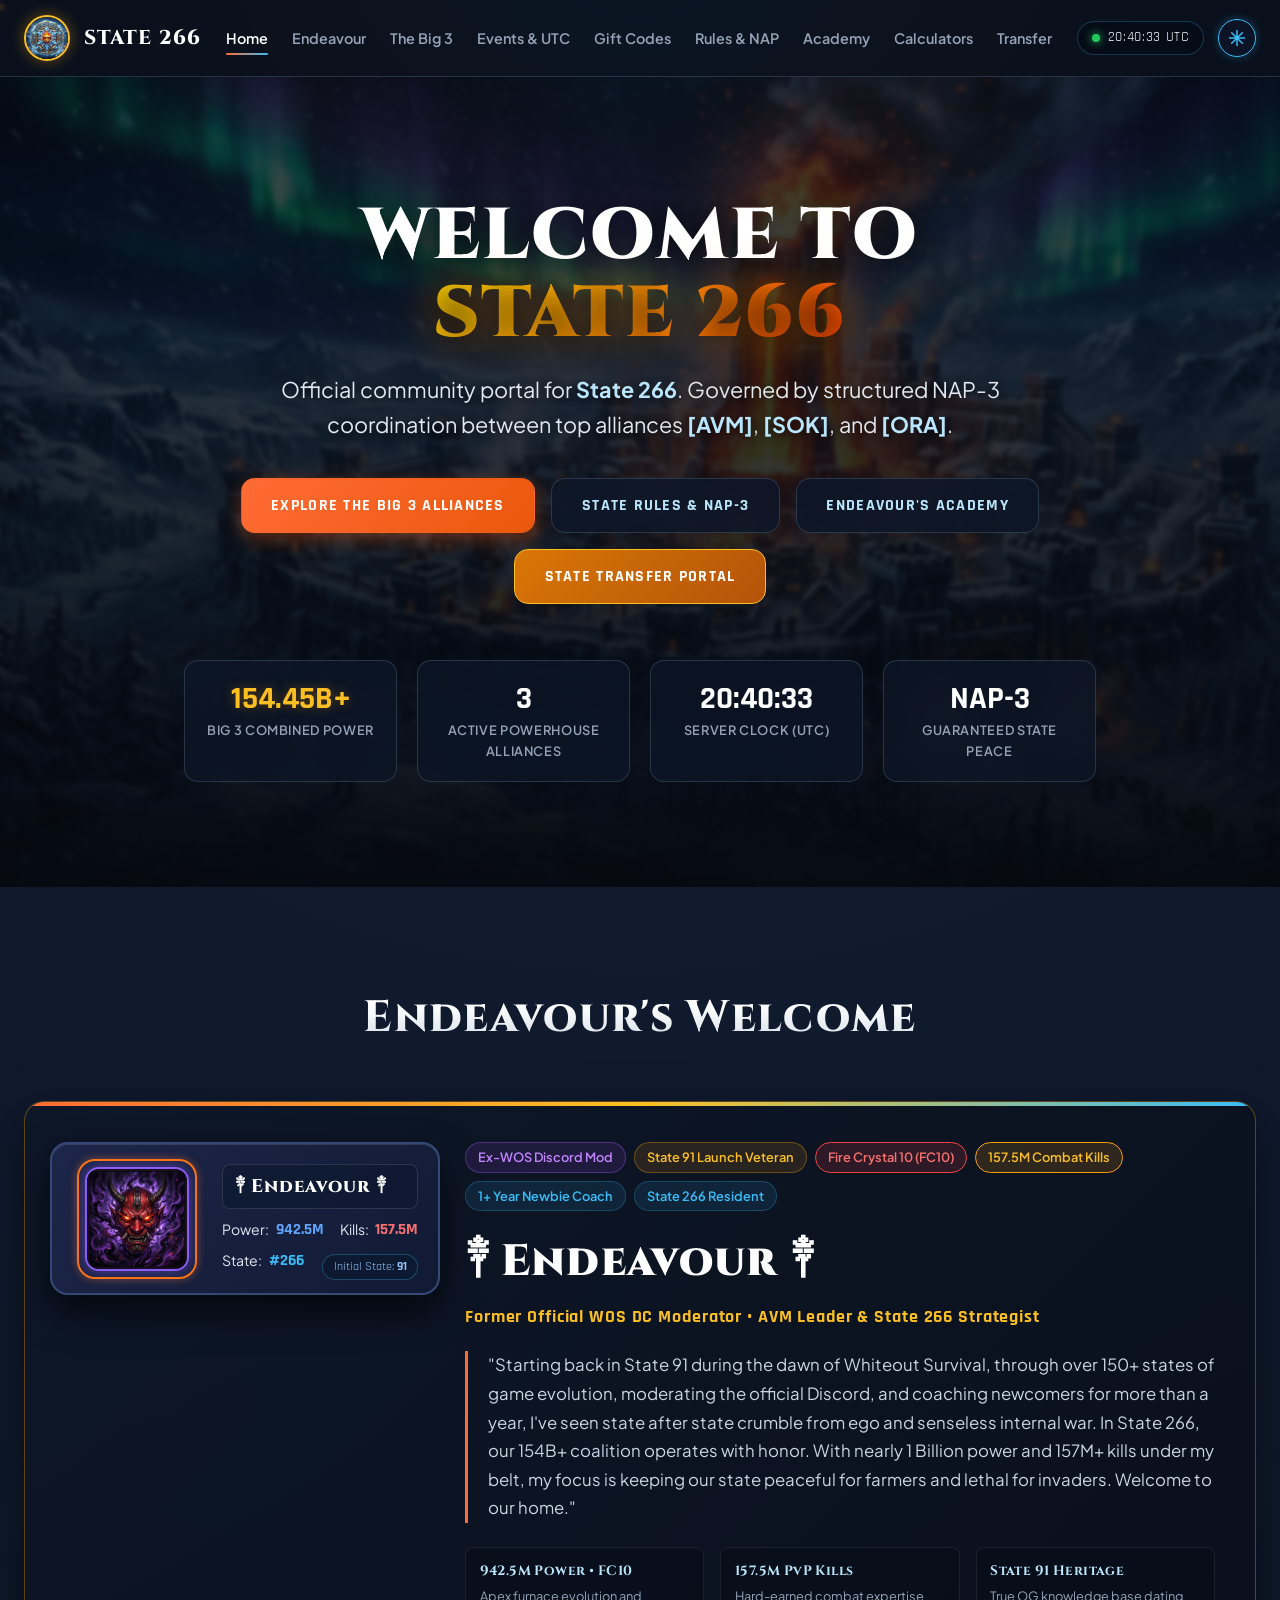
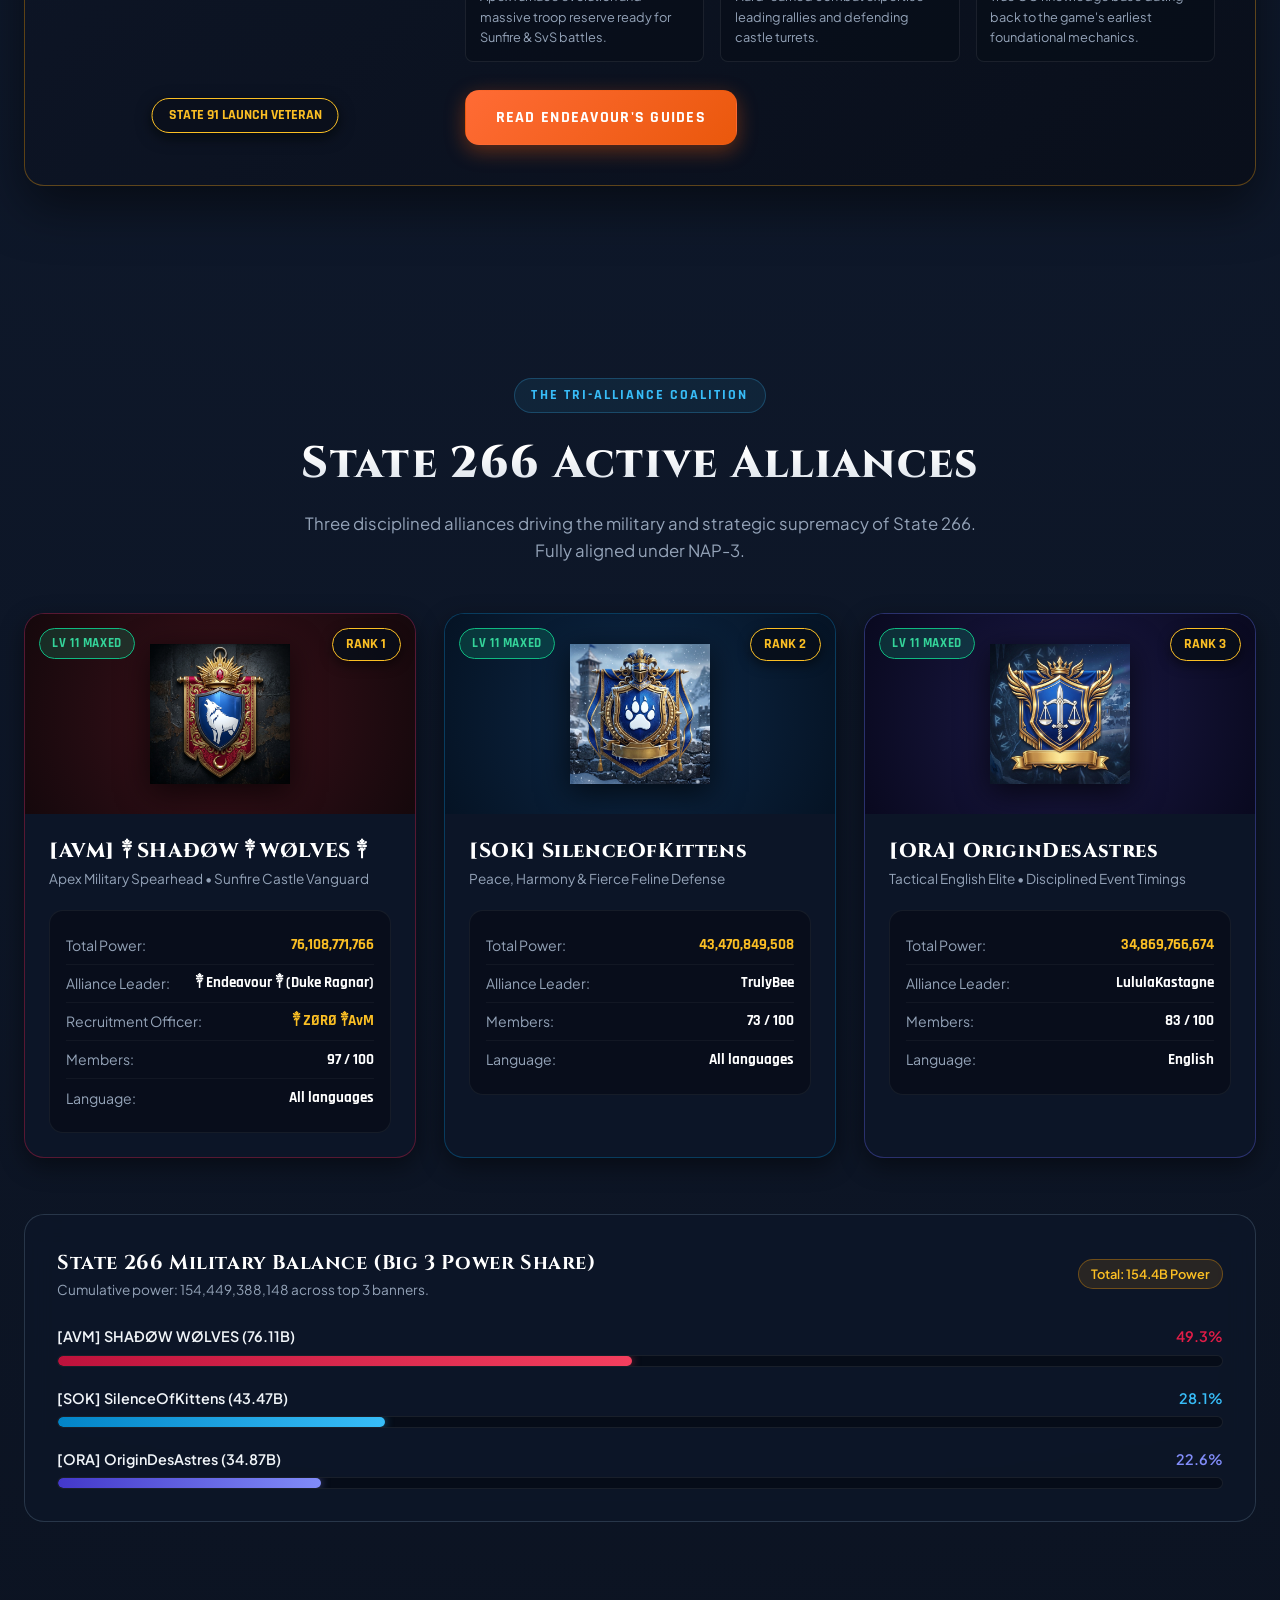
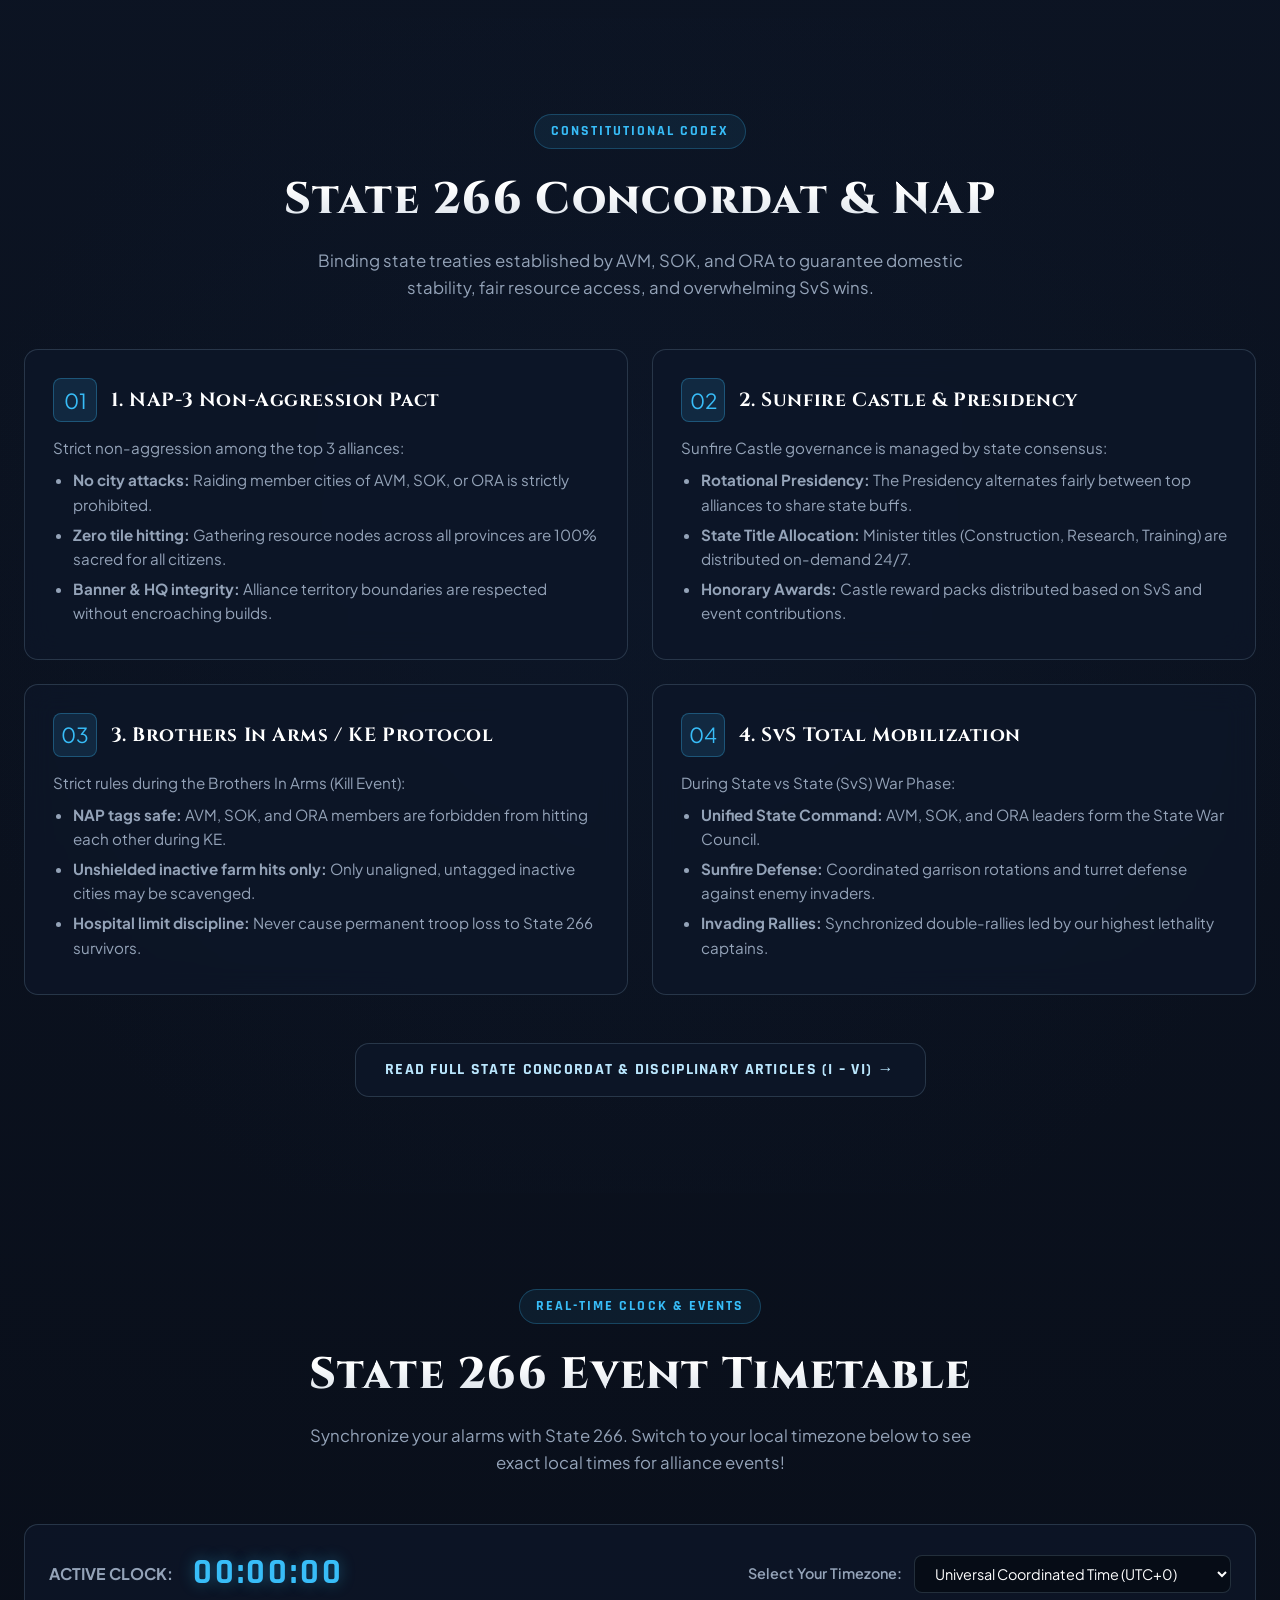
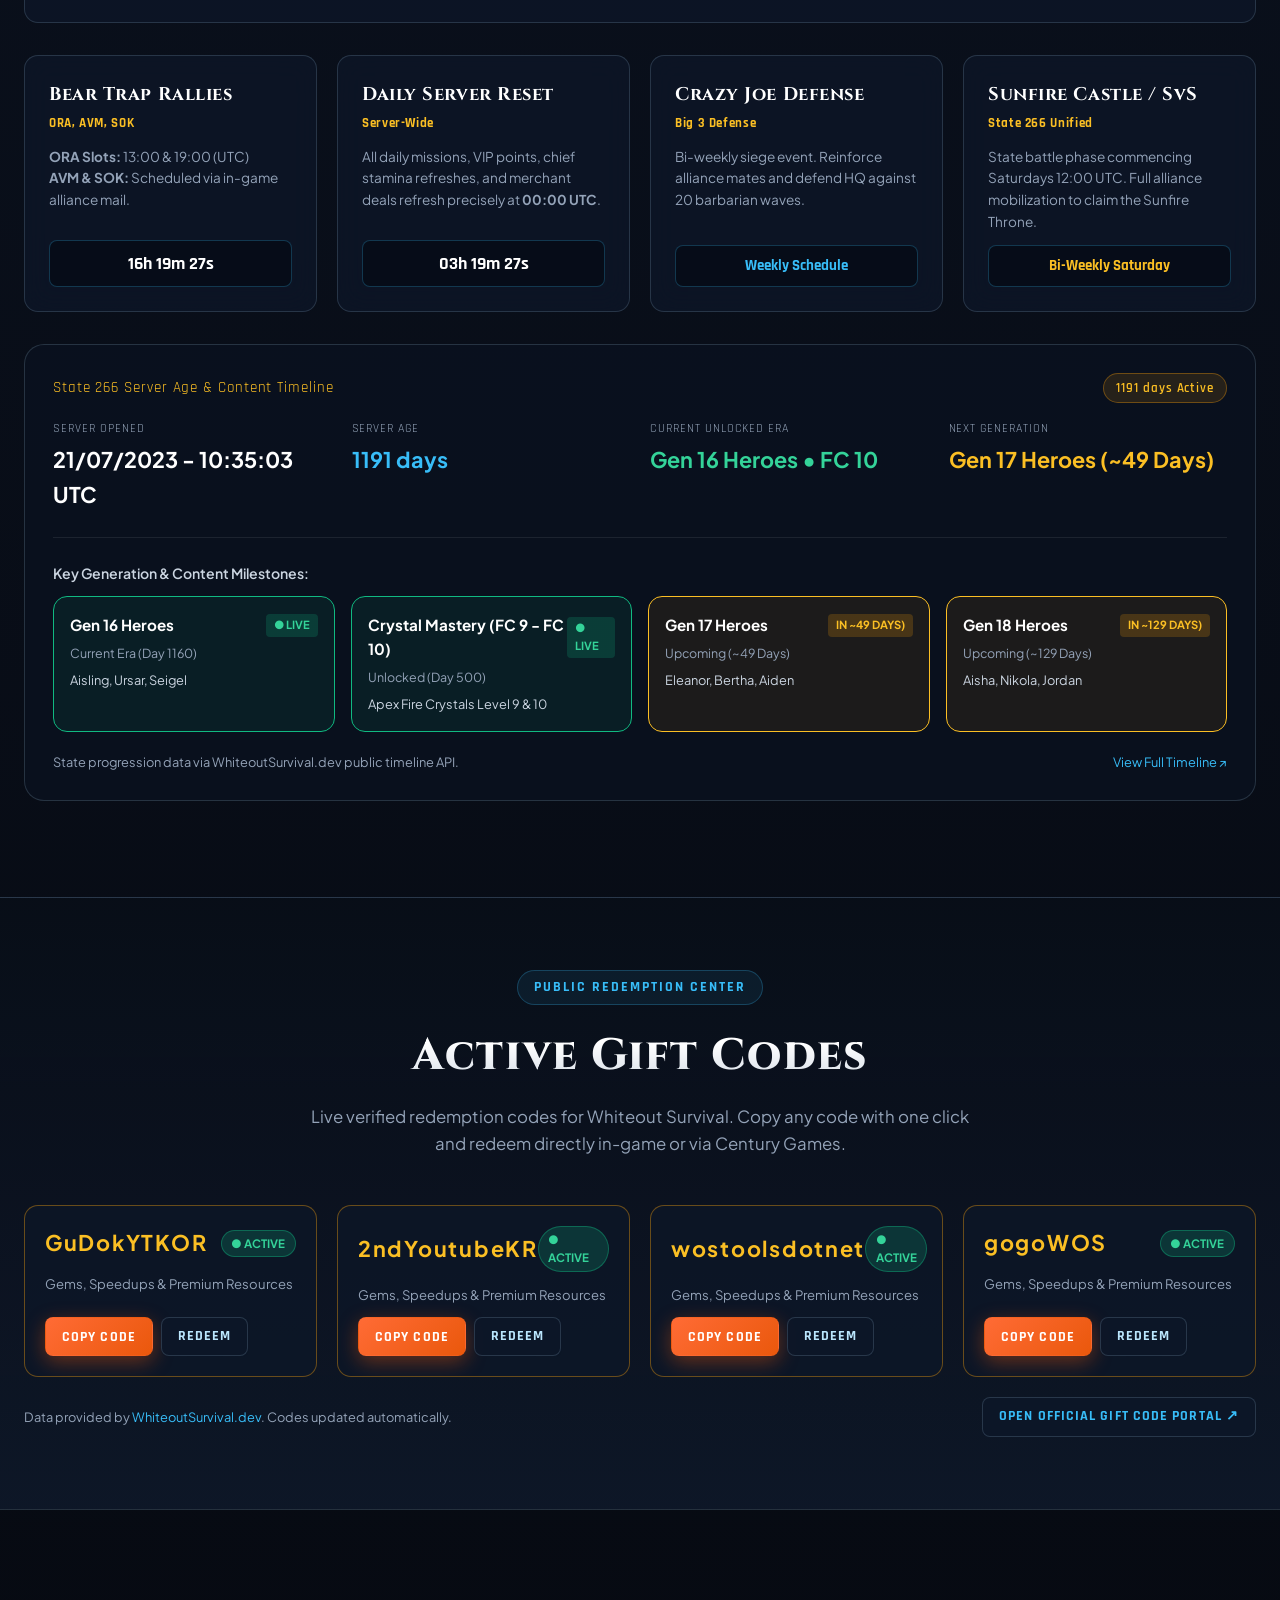
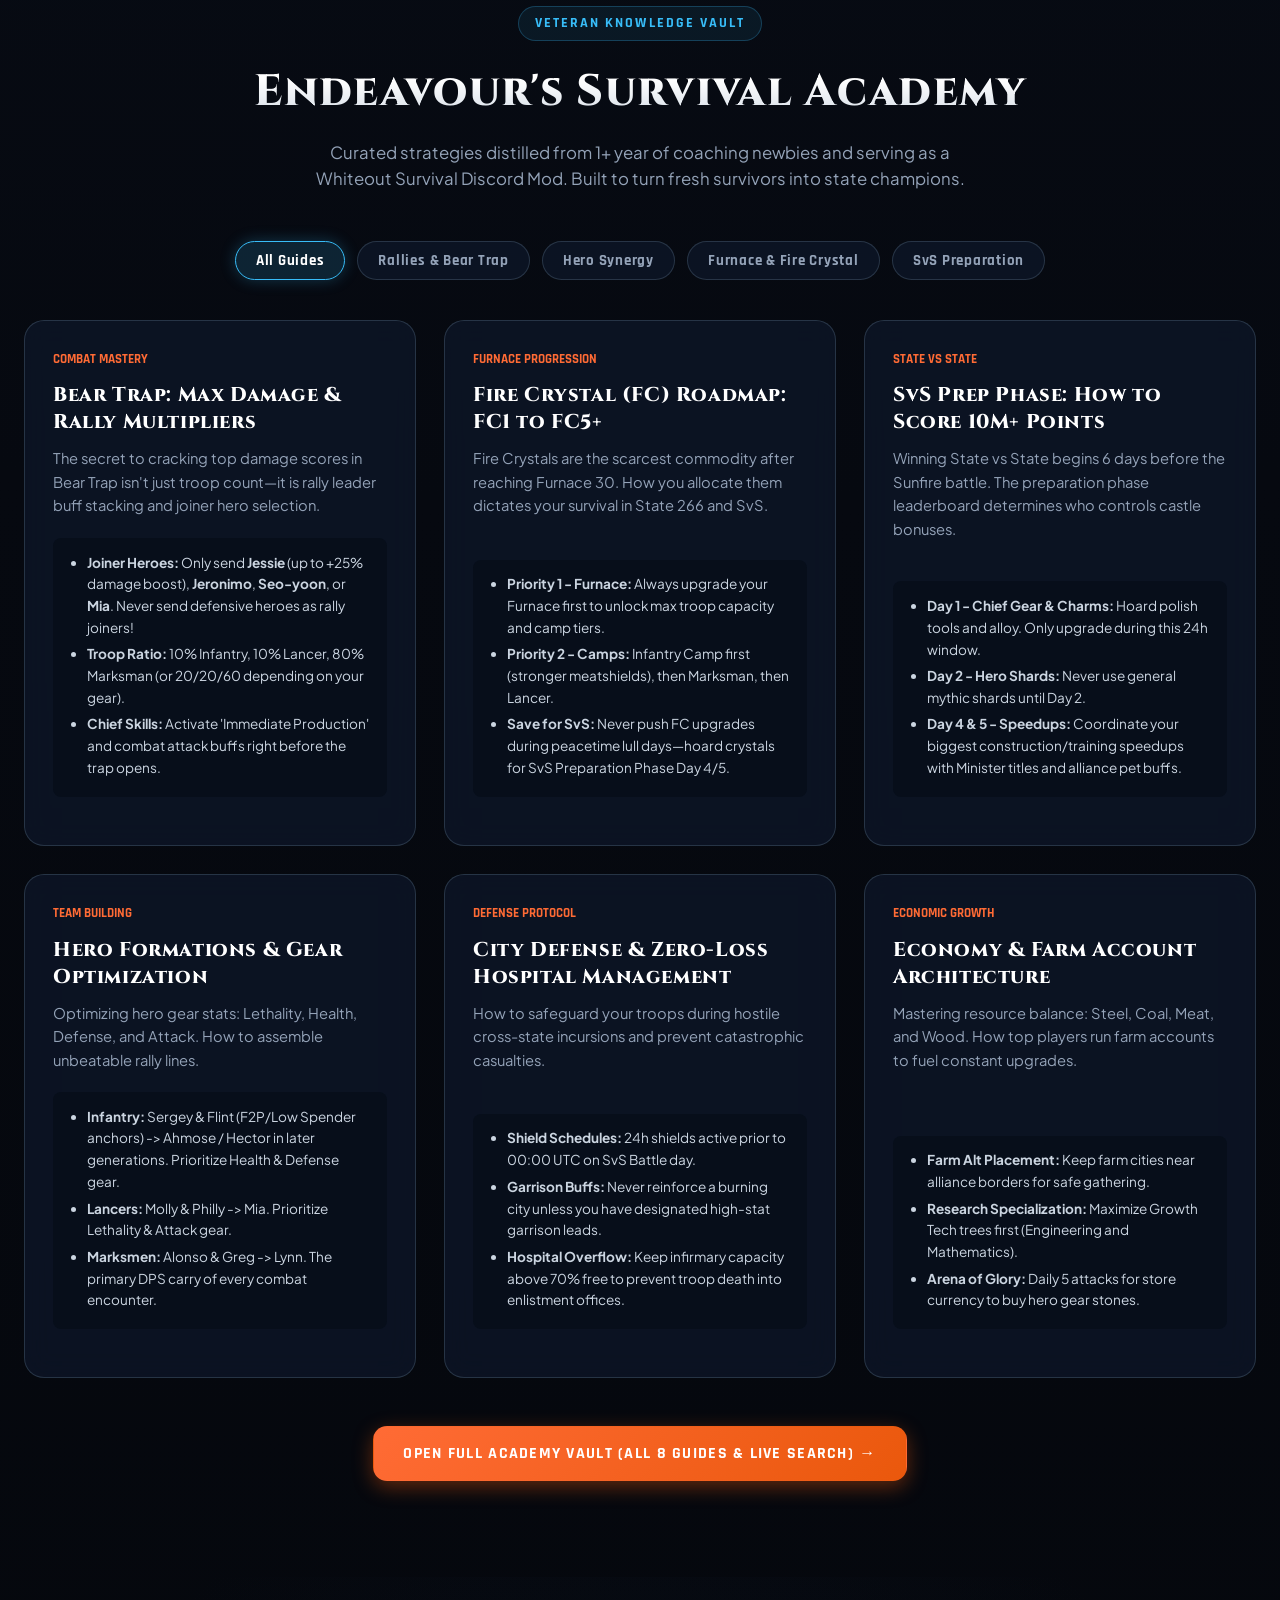
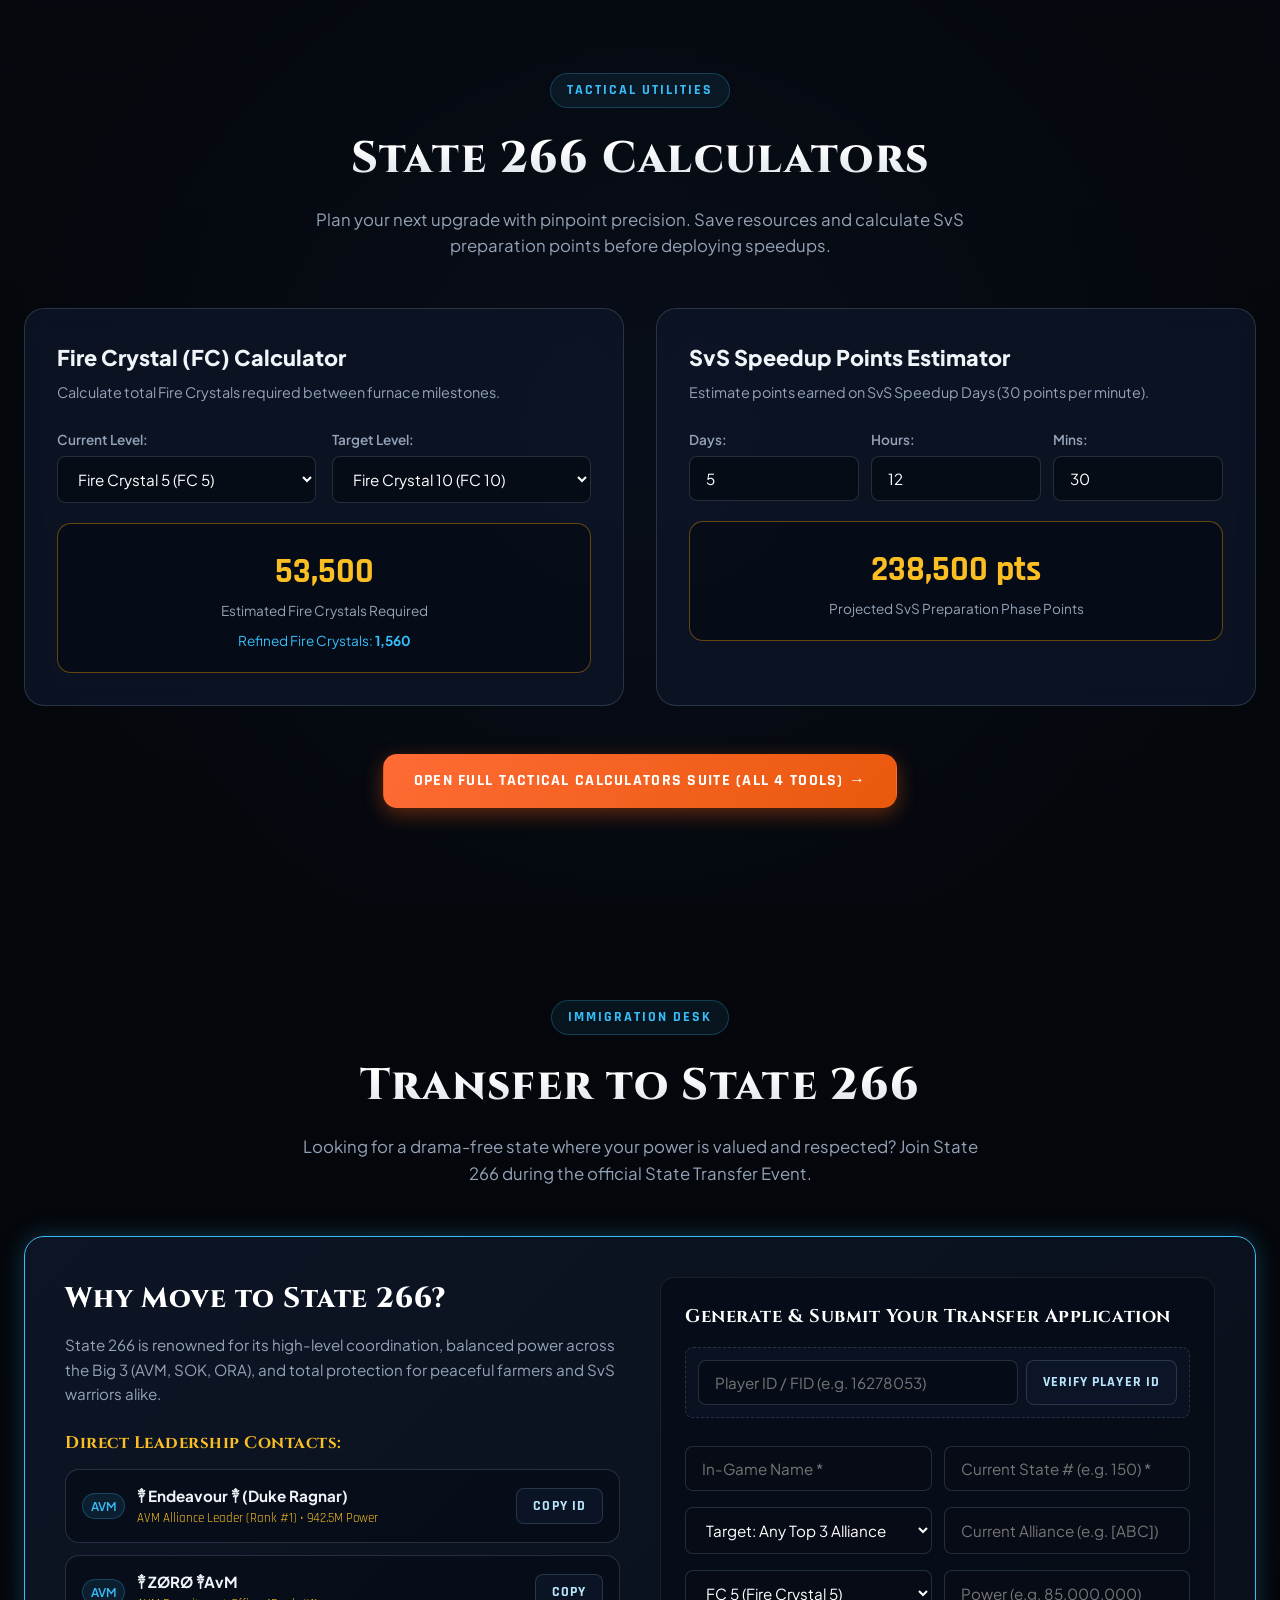
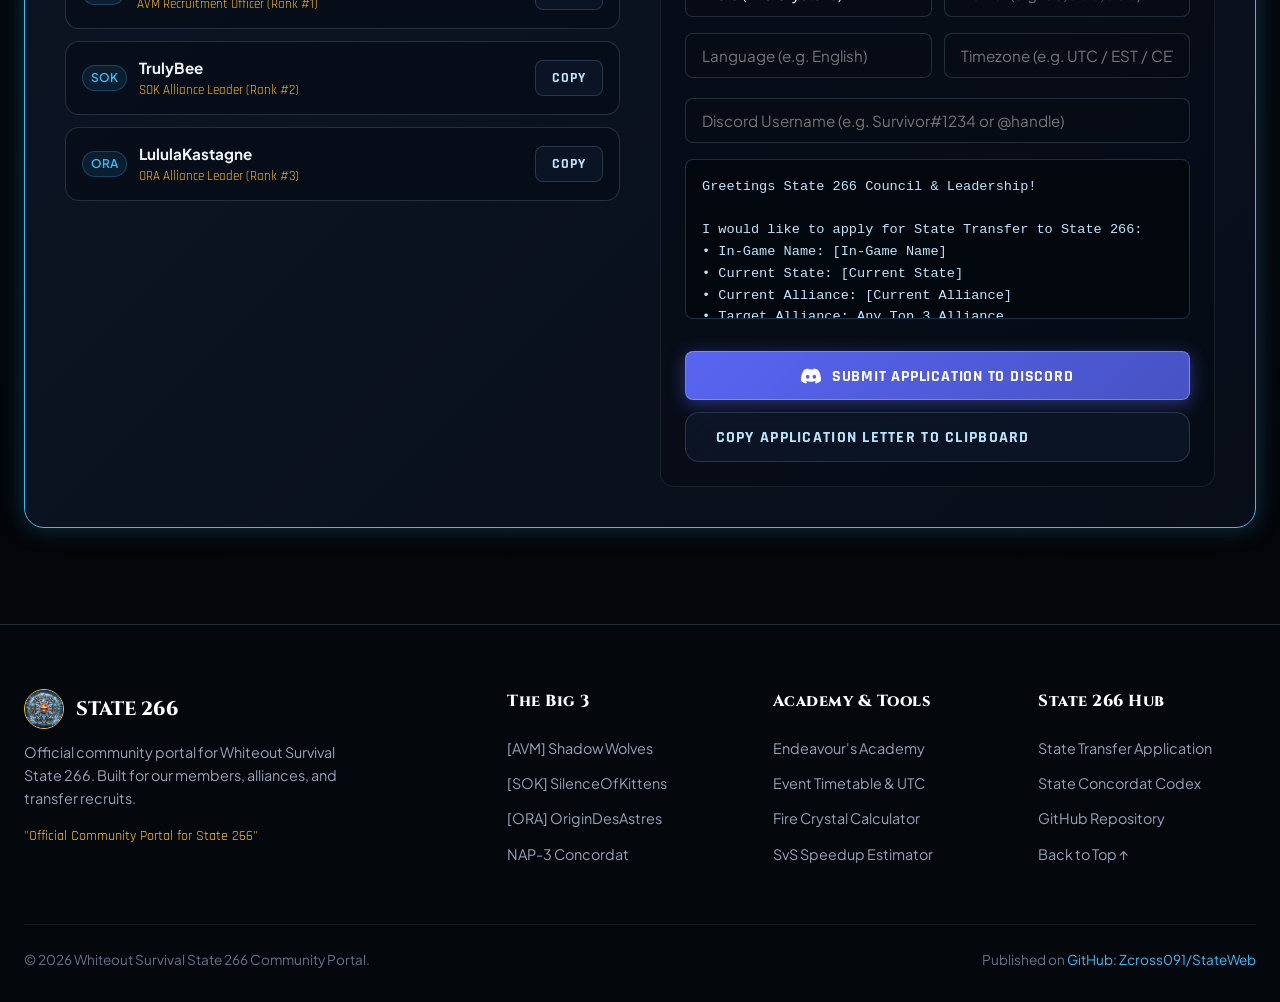
<file: index.html>
<!DOCTYPE html>
<html lang="en">
<head>
  <meta charset="UTF-8">
  <meta name="viewport" content="width=device-width, initial-scale=1.0">
  <title>Whiteout Survival | State 266 Official Portal</title>
  
  <!-- SEO & Social Meta Tags -->
  <meta name="description" content="Official community portal for Whiteout Survival State 266. Discover the Big 3 Alliances (AVM, SOK, ORA), NAP-3 state rules, live UTC event timetable, and state transfer applications.">
  <meta name="keywords" content="Whiteout Survival, State 266, AVM Shadow Wolves, SOK SilenceOfKittens, ORA OriginDesAstres, Sunfire Castle, Bear Trap, SvS Prep">
  <meta name="author" content="State 266 Council">
  <meta property="og:title" content="State 266 Official Portal | Whiteout Survival">
  <meta property="og:description" content="Official community portal for Whiteout Survival State 266. Alliances [AVM], [SOK], [ORA], NAP-3 rules, and transfer applications.">
  <meta property="og:image" content="assets/images/hero_state266.jpg">
  <meta property="og:type" content="website">

  <!-- Favicon -->
  <link rel="icon" type="image/jpeg" href="assets/images/state266_logo.jpg">

  <!-- Stylesheet -->
  <link rel="stylesheet" href="css/style.css">
</head>
<body>

  <!-- Fullscreen Particle Canvas (Snow & Furnace Embers) -->
  <canvas id="snow-canvas"></canvas>
  <div class="top-glow-arc"></div>

  <!-- NAVIGATION -->
  <header class="site-nav">
    <div class="container nav-container">
      <a href="#hero" class="brand-wrap" id="nav-brand">
        <img src="assets/images/state266_logo.jpg" alt="State 266 Crest" class="brand-logo" width="46" height="46">
        <div class="brand-text-block">
          <span class="brand-title">STATE 266</span>
        </div>
      </a>

      <nav>
        <ul class="nav-links" id="nav-links-menu">
          <li><a href="index.html" class="nav-link active">Home</a></li>
          <li><a href="#mentor" class="nav-link">Endeavour</a></li>
          <li><a href="#alliances" class="nav-link">The Big 3</a></li>
          <li><a href="#timetable" class="nav-link">Events & UTC</a></li>
          <li><a href="#gift-codes" class="nav-link">Gift Codes</a></li>
          <li><a href="rules.html" class="nav-link">Rules & NAP</a></li>
          <li><a href="academy.html" class="nav-link">Academy</a></li>
          <li><a href="calculators.html" class="nav-link">Calculators</a></li>
          <li><a href="transfer.html" class="nav-link">Transfer</a></li>
        </ul>
      </nav>

      <div class="nav-actions">
        <!-- Live UTC Clock -->
        <div class="utc-clock-badge" title="Live Whiteout Survival Server Time">
          <span class="utc-dot"></span>
          <span id="utc-clock-time">00:00:00 UTC</span>
        </div>

        <!-- Blizzard Weather FX Toggle -->
        <button class="btn-icon-control active" id="btn-toggle-snow" title="Toggle Snow Particles" aria-label="Toggle snow animation">
          <svg width="18" height="18" viewBox="0 0 24 24" fill="none" stroke="currentColor" stroke-width="2" stroke-linecap="round" stroke-linejoin="round"><path d="M12 2v20M2 12h20M4.93 4.93l14.14 14.14M19.07 4.93L4.93 19.07"/></svg>
        </button>

        <!-- Mobile Menu Toggle -->
        <button class="mobile-menu-btn" id="mobile-menu-toggle" aria-label="Toggle mobile menu">
          <svg width="24" height="24" viewBox="0 0 24 24" fill="none" stroke="currentColor" stroke-width="2"><path d="M4 6h16M4 12h16M4 18h16"/></svg>
        </button>
      </div>
    </div>
  </header>

  <!-- MAIN CONTENT -->
  <main>
    <!-- HERO SECTION -->
    <section class="hero-section" id="hero" style="background-image: url('assets/images/hero_state266.jpg');">
      <div class="hero-overlay"></div>
      <div class="container hero-content">

        <h1 class="hero-title">
          WELCOME TO <br>
          <span class="state-number">STATE 266</span>
        </h1>

        <p class="hero-lead">
          Official community portal for <strong>State 266</strong>. Governed by structured NAP-3 coordination between top alliances <strong>[AVM]</strong>, <strong>[SOK]</strong>, and <strong>[ORA]</strong>.
        </p>

        <div class="hero-cta-group">
          <a href="#alliances" class="btn btn-primary">
            Explore The Big 3 Alliances
          </a>
          <a href="rules.html" class="btn btn-secondary">
            State Rules & NAP-3
          </a>
          <a href="academy.html" class="btn btn-secondary">
            Endeavour's Academy
          </a>
          <a href="transfer.html" class="btn btn-gold">
            State Transfer Portal
          </a>
        </div>

        <!-- Real-Time Stats Ticker -->
        <div class="hero-stats-grid">
          <div class="stat-card">
            <div class="stat-val gold">154.45B+</div>
            <div class="stat-label">Big 3 Combined Power</div>
          </div>
          <div class="stat-card">
            <div class="stat-val">3</div>
            <div class="stat-label">Active Powerhouse Alliances</div>
          </div>
          <div class="stat-card">
            <div class="stat-val" id="hero-utc-clock">00:00:00</div>
            <div class="stat-label">Server Clock (<span id="current-tz-label">UTC</span>)</div>
          </div>
          <div class="stat-card">
            <div class="stat-val">NAP-3</div>
            <div class="stat-label">Guaranteed State Peace</div>
          </div>
        </div>
      </div>
    </section>

    <!-- ENDEAVOUR'S CHRONICLE & MENTOR WELCOME -->
    <section class="mentor-section" id="mentor">
      <div class="container">
        <div class="section-header">
          <h2 class="section-title">Endeavour's Welcome</h2>
        </div>

        <div class="mentor-card">
          <div class="mentor-visual">
            <!-- Authentic In-Game Player Profile Card Replica -->
            <div class="profile-card-replica">
              <!-- Left: Avatar with Halloween Frame Decor -->
              <div class="replica-avatar-col">
                <div class="replica-frame-wrap">
                  <img src="assets/images/endeavour_oni.jpg" alt="༒ Endeavour ༒" class="replica-avatar-img">
                  <div class="replica-frame-decor"></div>
                </div>
              </div>

              <!-- Right: Player Stats -->
              <div class="replica-info-col">
                <div class="replica-name-bar">
                  <span class="replica-player-name">༒ Endeavour ༒</span>
                </div>

                <div class="replica-stats-grid">
                  <div class="replica-stat-item">
                    <span>Power:</span>
                    <span class="replica-stat-val" style="color: #60a5fa;">942.5M</span>
                  </div>
                  <div class="replica-stat-item">
                    <span>Kills:</span>
                    <span class="replica-stat-val" style="color: #f87171;">157.5M</span>
                  </div>
                  <div class="replica-stat-item">
                    <span>State:</span>
                    <span class="replica-stat-val" style="color: #38bdf8;">#266</span>
                  </div>
                </div>

                <!-- Initial State Pill -->
                <div class="replica-initial-state-pill" title="Original Launch Server">
                  <span>Initial State: <strong>91</strong></span>
                </div>
              </div>
            </div>

            <div class="mentor-badge-ribbon">
              <span>STATE 91 LAUNCH VETERAN</span>
            </div>
          </div>

          <div class="mentor-details">
            <div class="mentor-credentials">
              <span class="tag-credential mod">Ex-WOS Discord Mod</span>
              <span class="tag-credential veteran">State 91 Launch Veteran</span>
              <span class="tag-credential" style="background: rgba(239, 68, 68, 0.15); border-color: #ef4444; color: #f87171;">Fire Crystal 10 (FC10)</span>
              <span class="tag-credential" style="background: rgba(245, 158, 11, 0.15); border-color: #f59e0b; color: #fbbf24;">157.5M Combat Kills</span>
              <span class="tag-credential">1+ Year Newbie Coach</span>
              <span class="tag-credential">State 266 Resident</span>
            </div>

            <h3 class="mentor-name">༒ Endeavour ༒</h3>
            <div class="mentor-role-title">Former Official WOS DC Moderator • AVM Leader & State 266 Strategist</div>

            <blockquote class="mentor-quote">
              "Starting back in State 91 during the dawn of Whiteout Survival, through over 150+ states of game evolution, moderating the official Discord, and coaching newcomers for more than a year, I've seen state after state crumble from ego and senseless internal war. In State 266, our 154B+ coalition operates with honor. With nearly 1 Billion power and 157M+ kills under my belt, my focus is keeping our state peaceful for farmers and lethal for invaders. Welcome to our home."
            </blockquote>

            <div class="mentor-highlights-grid">
              <div class="mentor-highlight-box">
                <h5>942.5M Power • FC10</h5>
                <p>Apex furnace evolution and massive troop reserve ready for Sunfire & SvS battles.</p>
              </div>
              <div class="mentor-highlight-box">
                <h5>157.5M PvP Kills</h5>
                <p>Hard-earned combat expertise leading rallies and defending castle turrets.</p>
              </div>
              <div class="mentor-highlight-box">
                <h5>State 91 Heritage</h5>
                <p>True OG knowledge base dating back to the game's earliest foundational mechanics.</p>
              </div>
            </div>

            <div style="display: flex; gap: 1rem; flex-wrap: wrap;">
              <a href="#academy" class="btn btn-primary">
                Read Endeavour's Guides
              </a>
            </div>
          </div>
        </div>
      </div>
    </section>

    <!-- THE BIG 3 ALLIANCES SECTION -->
    <section class="alliances-section" id="alliances">
      <div class="container">
        <div class="section-header">
          <span class="section-eyebrow">The Tri-Alliance Coalition</span>
          <h2 class="section-title">State 266 Active Alliances</h2>
          <p class="section-subtitle">
            Three disciplined alliances driving the military and strategic supremacy of State 266. Fully aligned under NAP-3.
          </p>
        </div>

        <div class="alliance-cards-grid">
          <!-- CARD 1: AVM -->
          <article class="alliance-card avm" id="card-avm">
            <div class="card-crest-banner">
              <img src="assets/images/avm_crest.jpg" alt="AVM Shadow Wolves Crest" class="crest-banner-img">
              <div class="level-badge-overlay">LV 11 MAXED</div>
              <div class="rank-badge-overlay">RANK 1</div>
            </div>

            <div class="card-content">
              <h3 class="alliance-name-title">[AVM] ༒ SHAÐØW ༒ WØLVES ༒</h3>
              <div class="alliance-tagline">Apex Military Spearhead • Sunfire Castle Vanguard</div>

              <div class="ingame-stats-list">
                <div class="ingame-stat-row">
                  <span class="stat-label-with-icon">Total Power:</span>
                  <span class="stat-value-bold power">76,108,771,766</span>
                </div>
                <div class="ingame-stat-row">
                  <span class="stat-label-with-icon">Alliance Leader:</span>
                  <span class="stat-value-bold">༒ Endeavour ༒ (Duke Ragnar)</span>
                </div>
                <div class="ingame-stat-row">
                  <span class="stat-label-with-icon">Recruitment Officer:</span>
                  <span class="stat-value-bold" style="color: #fbbf24;">༒ ZØRØ ༒AvM</span>
                </div>
                <div class="ingame-stat-row">
                  <span class="stat-label-with-icon">Members:</span>
                  <span class="stat-value-bold">97 / 100</span>
                </div>
                <div class="ingame-stat-row">
                  <span class="stat-label-with-icon">Language:</span>
                  <span class="stat-value-bold">All languages</span>
                </div>
              </div>
            </div>
          </article>

          <!-- CARD 2: SOK -->
          <article class="alliance-card sok" id="card-sok">
            <div class="card-crest-banner">
              <img src="assets/images/sok_crest.jpg" alt="SOK SilenceOfKittens Crest" class="crest-banner-img">
              <div class="level-badge-overlay">LV 11 MAXED</div>
              <div class="rank-badge-overlay">RANK 2</div>
            </div>

            <div class="card-content">
              <h3 class="alliance-name-title">[SOK] SilenceOfKittens</h3>
              <div class="alliance-tagline">Peace, Harmony & Fierce Feline Defense</div>

              <div class="ingame-stats-list">
                <div class="ingame-stat-row">
                  <span class="stat-label-with-icon">Total Power:</span>
                  <span class="stat-value-bold power">43,470,849,508</span>
                </div>
                <div class="ingame-stat-row">
                  <span class="stat-label-with-icon">Alliance Leader:</span>
                  <span class="stat-value-bold">TrulyBee</span>
                </div>
                <div class="ingame-stat-row">
                  <span class="stat-label-with-icon">Members:</span>
                  <span class="stat-value-bold">73 / 100</span>
                </div>
                <div class="ingame-stat-row">
                  <span class="stat-label-with-icon">Language:</span>
                  <span class="stat-value-bold">All languages</span>
                </div>
              </div>
            </div>
          </article>

          <!-- CARD 3: ORA -->
          <article class="alliance-card ora" id="card-ora">
            <div class="card-crest-banner">
              <img src="assets/images/ora_crest.jpg" alt="ORA OriginDesAstres Crest" class="crest-banner-img">
              <div class="level-badge-overlay">LV 11 MAXED</div>
              <div class="rank-badge-overlay">RANK 3</div>
            </div>

            <div class="card-content">
              <h3 class="alliance-name-title">[ORA] OriginDesAstres</h3>
              <div class="alliance-tagline">Tactical English Elite • Disciplined Event Timings</div>

              <div class="ingame-stats-list">
                <div class="ingame-stat-row">
                  <span class="stat-label-with-icon">Total Power:</span>
                  <span class="stat-value-bold power">34,869,766,674</span>
                </div>
                <div class="ingame-stat-row">
                  <span class="stat-label-with-icon">Alliance Leader:</span>
                  <span class="stat-value-bold">LululaKastagne</span>
                </div>
                <div class="ingame-stat-row">
                  <span class="stat-label-with-icon">Members:</span>
                  <span class="stat-value-bold">83 / 100</span>
                </div>
                <div class="ingame-stat-row">
                  <span class="stat-label-with-icon">Language:</span>
                  <span class="stat-value-bold">English</span>
                </div>
              </div>
            </div>
          </article>
        </div>

        <!-- Power Distribution Comparison Matrix -->
        <div class="matrix-container">
          <div class="matrix-header">
            <div>
              <h4 style="font-size: 1.25rem;">State 266 Military Balance (Big 3 Power Share)</h4>
              <p style="color: var(--text-muted); font-size: 0.85rem;">Cumulative power: 154,449,388,148 across top 3 banners.</p>
            </div>
            <span class="tag-credential veteran">Total: 154.4B Power</span>
          </div>

          <div class="matrix-bar-item">
            <div class="matrix-bar-info">
              <span>[AVM] SHAÐØW WØLVES (76.11B)</span>
              <span style="color: var(--avm-crimson);">49.3%</span>
            </div>
            <div class="progress-track">
              <div class="progress-fill avm-bar" style="width: 49.3%;"></div>
            </div>
          </div>

          <div class="matrix-bar-item">
            <div class="matrix-bar-info">
              <span>[SOK] SilenceOfKittens (43.47B)</span>
              <span style="color: var(--frost-cyan);">28.1%</span>
            </div>
            <div class="progress-track">
              <div class="progress-fill sok-bar" style="width: 28.1%;"></div>
            </div>
          </div>

          <div class="matrix-bar-item">
            <div class="matrix-bar-info">
              <span>[ORA] OriginDesAstres (34.87B)</span>
              <span style="color: var(--ora-celestial);">22.6%</span>
            </div>
            <div class="progress-track">
              <div class="progress-fill ora-bar" style="width: 22.6%;"></div>
            </div>
          </div>
        </div>
      </div>
    </section>

    <!-- STATE CONCORDAT & NAP RULES -->
    <section class="concordat-section" id="concordat">
      <div class="container">
        <div class="section-header">
          <span class="section-eyebrow">Constitutional Codex</span>
          <h2 class="section-title">State 266 Concordat & NAP</h2>
          <p class="section-subtitle">
            Binding state treaties established by AVM, SOK, and ORA to guarantee domestic stability, fair resource access, and overwhelming SvS wins.
          </p>
        </div>

        <div class="rules-grid">
          <div class="rule-box">
            <div class="rule-header">
              <div class="rule-icon-pill">01</div>
              <h3 class="rule-title">1. NAP-3 Non-Aggression Pact</h3>
            </div>
            <div class="rule-body">
              <p>Strict non-aggression among the top 3 alliances:</p>
              <ul>
                <li><strong>No city attacks:</strong> Raiding member cities of AVM, SOK, or ORA is strictly prohibited.</li>
                <li><strong>Zero tile hitting:</strong> Gathering resource nodes across all provinces are 100% sacred for all citizens.</li>
                <li><strong>Banner & HQ integrity:</strong> Alliance territory boundaries are respected without encroaching builds.</li>
              </ul>
            </div>
          </div>

          <div class="rule-box">
            <div class="rule-header">
              <div class="rule-icon-pill">02</div>
              <h3 class="rule-title">2. Sunfire Castle & Presidency</h3>
            </div>
            <div class="rule-body">
              <p>Sunfire Castle governance is managed by state consensus:</p>
              <ul>
                <li><strong>Rotational Presidency:</strong> The Presidency alternates fairly between top alliances to share state buffs.</li>
                <li><strong>State Title Allocation:</strong> Minister titles (Construction, Research, Training) are distributed on-demand 24/7.</li>
                <li><strong>Honorary Awards:</strong> Castle reward packs distributed based on SvS and event contributions.</li>
              </ul>
            </div>
          </div>

          <div class="rule-box">
            <div class="rule-header">
              <div class="rule-icon-pill">03</div>
              <h3 class="rule-title">3. Brothers In Arms / KE Protocol</h3>
            </div>
            <div class="rule-body">
              <p>Strict rules during the Brothers In Arms (Kill Event):</p>
              <ul>
                <li><strong>NAP tags safe:</strong> AVM, SOK, and ORA members are forbidden from hitting each other during KE.</li>
                <li><strong>Unshielded inactive farm hits only:</strong> Only unaligned, untagged inactive cities may be scavenged.</li>
                <li><strong>Hospital limit discipline:</strong> Never cause permanent troop loss to State 266 survivors.</li>
              </ul>
            </div>
          </div>

          <div class="rule-box">
            <div class="rule-header">
              <div class="rule-icon-pill">04</div>
              <h3 class="rule-title">4. SvS Total Mobilization</h3>
            </div>
            <div class="rule-body">
              <p>During State vs State (SvS) War Phase:</p>
              <ul>
                <li><strong>Unified State Command:</strong> AVM, SOK, and ORA leaders form the State War Council.</li>
                <li><strong>Sunfire Defense:</strong> Coordinated garrison rotations and turret defense against enemy invaders.</li>
                <li><strong>Invading Rallies:</strong> Synchronized double-rallies led by our highest lethality captains.</li>
              </ul>
            </div>
          </div>
        </div>

        <!-- Link to Dedicated Rules Page -->
        <div style="text-align: center; margin-bottom: 0;">
          <a href="rules.html" class="btn btn-secondary">
            Read Full State Concordat & Disciplinary Articles (I – VI) →
          </a>
        </div>
      </div>
    </section>

    <!-- EVENT TIMETABLE & UTC SCHEDULER -->
    <section class="timetable-section" id="timetable">
      <div class="container">
        <div class="section-header">
          <span class="section-eyebrow">Real-Time Clock & Events</span>
          <h2 class="section-title">State 266 Event Timetable</h2>
          <p class="section-subtitle">
            Synchronize your alarms with State 266. Switch to your local timezone below to see exact local times for alliance events!
          </p>
        </div>

        <div class="timezone-toolbar">
          <div class="active-time-display">
            <span style="font-weight: 700; color: var(--text-muted);">ACTIVE CLOCK:</span>
            <span class="time-clock-hero" id="active-converted-time">00:00:00</span>
          </div>

          <div class="tz-selector-wrap">
            <label for="timezone-select">Select Your Timezone:</label>
            <select id="timezone-select" class="tz-select">
              <option value="UTC" selected>Universal Coordinated Time (UTC+0)</option>
              <option value="EST">US Eastern (EST / UTC-5)</option>
              <option value="EDT">US Eastern Daylight (EDT / UTC-4)</option>
              <option value="CST">US Central (CST / UTC-6)</option>
              <option value="PST">US Pacific (PST / UTC-8)</option>
              <option value="PDT">US Pacific Daylight (PDT / UTC-7)</option>
              <option value="GMT">UK / London (GMT / UTC+0)</option>
              <option value="BST">UK Summer (BST / UTC+1)</option>
              <option value="CET">Central Europe (CET / UTC+1)</option>
              <option value="CEST">Central Europe Summer (CEST / UTC+2)</option>
              <option value="IST">India Standard Time (IST / UTC+5:30)</option>
              <option value="CST_ASIA">Singapore / China / Perth (UTC+8)</option>
              <option value="JST">Japan / Korea (JST / UTC+9)</option>
              <option value="AEST">Australia Eastern (AEST / UTC+10)</option>
            </select>
          </div>
        </div>

        <div class="events-cards-grid">
          <!-- Event 1: Bear Trap -->
          <div class="event-box">
            <h3 class="event-title">Bear Trap Rallies</h3>
            <div class="event-alliances-tag">ORA, AVM, SOK</div>
            <p class="event-schedule-desc">
              <strong>ORA Slots:</strong> <span id="ora-event-slot-label">13:00 & 19:00 (UTC)</span><br>
              <strong>AVM & SOK:</strong> Scheduled via in-game alliance mail.
            </p>
            <div class="event-countdown-pill" id="bt-countdown-val">
              Calculating...
            </div>
          </div>

          <!-- Event 2: Daily Reset -->
          <div class="event-box">
            <h3 class="event-title">Daily Server Reset</h3>
            <div class="event-alliances-tag">Server-Wide</div>
            <p class="event-schedule-desc">
              All daily missions, VIP points, chief stamina refreshes, and merchant deals refresh precisely at <strong>00:00 UTC</strong>.
            </p>
            <div class="event-countdown-pill" id="reset-countdown-val">
              Calculating...
            </div>
          </div>

          <!-- Event 3: Crazy Joe -->
          <div class="event-box">
            <h3 class="event-title">Crazy Joe Defense</h3>
            <div class="event-alliances-tag">Big 3 Defense</div>
            <p class="event-schedule-desc">
              Bi-weekly siege event. Reinforce alliance mates and defend HQ against 20 barbarian waves.
            </p>
            <div class="event-countdown-pill" style="font-size: 0.95rem; color: var(--frost-cyan);">
              Weekly Schedule
            </div>
          </div>

          <!-- Event 4: Sunfire / SvS -->
          <div class="event-box">
            <h3 class="event-title">Sunfire Castle / SvS</h3>
            <div class="event-alliances-tag">State 266 Unified</div>
            <p class="event-schedule-desc">
              State battle phase commencing Saturdays 12:00 UTC. Full alliance mobilization to claim the Sunfire Throne.
            </p>
            <div class="event-countdown-pill" style="font-size: 0.95rem; color: var(--gold-bright);">
              Bi-Weekly Saturday
            </div>
          </div>
        </div>

        <!-- STATE 266 SERVER TIMELINE & GENERATION TRACKER (API INTEGRATED) -->
        <div class="server-timeline-card" id="server-timeline-card">
          <div class="timeline-events-heading">
            <span>State 266 Server Age & Content Timeline</span>
            <span class="tag-credential veteran" id="state-age-badge">1,178+ Days Active</span>
          </div>

          <div class="timeline-stats-row">
            <div class="timeline-stat-box">
              <span class="timeline-stat-label">Server Opened</span>
              <span class="timeline-stat-value" id="timeline-started-at">July 21, 2023 (10:35 UTC)</span>
            </div>
            <div class="timeline-stat-box">
              <span class="timeline-stat-label">Server Age</span>
              <span class="timeline-stat-value highlight" id="timeline-active-for">1,178 Days</span>
            </div>
            <div class="timeline-stat-box">
              <span class="timeline-stat-label">Current Unlocked Era</span>
              <span class="timeline-stat-value" style="color: #34d399;" id="timeline-active-gen">Gen 16 Heroes • FC 10</span>
            </div>
            <div class="timeline-stat-box">
              <span class="timeline-stat-label">Next Generation</span>
              <span class="timeline-stat-value" style="color: #fbbf24;" id="timeline-next-milestone">Gen 17 (~62 Days)</span>
            </div>
          </div>

          <div class="timeline-events-container">
            <div style="font-size: 0.88rem; color: #cbd5e1; margin-bottom: 0.75rem; font-weight: 600;">
              Key Generation & Content Milestones:
            </div>
            <div class="timeline-milestones-grid" id="timeline-milestones-grid">
              <!-- Dynamically populated or loaded via data/state-age.json -->
            </div>
          </div>
          <div class="api-attribution">
            <span>State progression data via WhiteoutSurvival.dev public timeline API.</span>
            <a href="https://whiteoutsurvival.dev/state-age" target="_blank" rel="noopener">View Full Timeline ↗</a>
          </div>
        </div>
      </div>
    </section>

    <!-- LIVE GIFT CODES SECTION (API INTEGRATED) -->
    <section class="gift-codes-section" id="gift-codes">
      <div class="container">
        <div class="section-header">
          <span class="section-eyebrow">Public Redemption Center</span>
          <h2 class="section-title">Active Gift Codes</h2>
          <p class="section-subtitle">
            Live verified redemption codes for Whiteout Survival. Copy any code with one click and redeem directly in-game or via Century Games.
          </p>
        </div>

        <div class="gift-codes-grid" id="gift-codes-container">
          <!-- Dynamically populated from API / data cache -->
        </div>

        <div class="api-attribution">
          <span>Data provided by <a href="https://whiteoutsurvival.dev" target="_blank" rel="noopener">WhiteoutSurvival.dev</a>. Codes updated automatically.</span>
          <a href="https://wos-giftcode.centurygame.com/" target="_blank" rel="noopener" class="btn btn-sm btn-secondary">
            Open Official Gift Code Portal ↗
          </a>
        </div>
      </div>
    </section>

    <!-- ENDEAVOUR'S SURVIVAL ACADEMY -->
    <section class="academy-section" id="academy">
      <div class="container">
        <div class="section-header">
          <span class="section-eyebrow">Veteran Knowledge Vault</span>
          <h2 class="section-title">Endeavour's Survival Academy</h2>
          <p class="section-subtitle">
            Curated strategies distilled from 1+ year of coaching newbies and serving as a Whiteout Survival Discord Mod. Built to turn fresh survivors into state champions.
          </p>
        </div>

        <div class="academy-filter-bar">
          <button class="filter-btn active" data-filter="all">All Guides</button>
          <button class="filter-btn" data-filter="combat">Rallies & Bear Trap</button>
          <button class="filter-btn" data-filter="heroes">Hero Synergy</button>
          <button class="filter-btn" data-filter="furnace">Furnace & Fire Crystal</button>
          <button class="filter-btn" data-filter="svs">SvS Preparation</button>
        </div>

        <div class="guides-grid">
          <!-- Guide 1: Bear Trap -->
          <article class="guide-card" data-category="combat">
            <span class="guide-category-tag">Combat Mastery</span>
            <h3 class="guide-title">Bear Trap: Max Damage & Rally Multipliers</h3>
            <p class="guide-excerpt">
              The secret to cracking top damage scores in Bear Trap isn't just troop count—it is rally leader buff stacking and joiner hero selection.
            </p>
            <div class="guide-key-points">
              <ul>
                <li><strong>Joiner Heroes:</strong> Only send <strong>Jessie</strong> (up to +25% damage boost), <strong>Jeronimo</strong>, <strong>Seo-yoon</strong>, or <strong>Mia</strong>. Never send defensive heroes as rally joiners!</li>
                <li><strong>Troop Ratio:</strong> 10% Infantry, 10% Lancer, 80% Marksman (or 20/20/60 depending on your gear).</li>
                <li><strong>Chief Skills:</strong> Activate 'Immediate Production' and combat attack buffs right before the trap opens.</li>
              </ul>
            </div>
          </article>

          <!-- Guide 2: Fire Crystal Prioritization -->
          <article class="guide-card" data-category="furnace">
            <span class="guide-category-tag">Furnace Progression</span>
            <h3 class="guide-title">Fire Crystal (FC) Roadmap: FC1 to FC5+</h3>
            <p class="guide-excerpt">
              Fire Crystals are the scarcest commodity after reaching Furnace 30. How you allocate them dictates your survival in State 266 and SvS.
            </p>
            <div class="guide-key-points">
              <ul>
                <li><strong>Priority 1 - Furnace:</strong> Always upgrade your Furnace first to unlock max troop capacity and camp tiers.</li>
                <li><strong>Priority 2 - Camps:</strong> Infantry Camp first (stronger meatshields), then Marksman, then Lancer.</li>
                <li><strong>Save for SvS:</strong> Never push FC upgrades during peacetime lull days—hoard crystals for SvS Preparation Phase Day 4/5.</li>
              </ul>
            </div>
          </article>

          <!-- Guide 3: SvS Prep Hoarding -->
          <article class="guide-card" data-category="svs">
            <span class="guide-category-tag">State vs State</span>
            <h3 class="guide-title">SvS Prep Phase: How to Score 10M+ Points</h3>
            <p class="guide-excerpt">
              Winning State vs State begins 6 days before the Sunfire battle. The preparation phase leaderboard determines who controls castle bonuses.
            </p>
            <div class="guide-key-points">
              <ul>
                <li><strong>Day 1 - Chief Gear & Charms:</strong> Hoard polish tools and alloy. Only upgrade during this 24h window.</li>
                <li><strong>Day 2 - Hero Shards:</strong> Never use general mythic shards until Day 2.</li>
                <li><strong>Day 4 & 5 - Speedups:</strong> Coordinate your biggest construction/training speedups with Minister titles and alliance pet buffs.</li>
              </ul>
            </div>
          </article>

          <!-- Guide 4: Hero Formations -->
          <article class="guide-card" data-category="heroes">
            <span class="guide-category-tag">Team Building</span>
            <h3 class="guide-title">Hero Formations & Gear Optimization</h3>
            <p class="guide-excerpt">
              Optimizing hero gear stats: Lethality, Health, Defense, and Attack. How to assemble unbeatable rally lines.
            </p>
            <div class="guide-key-points">
              <ul>
                <li><strong>Infantry:</strong> Sergey & Flint (F2P/Low Spender anchors) -> Ahmose / Hector in later generations. Prioritize Health & Defense gear.</li>
                <li><strong>Lancers:</strong> Molly & Philly -> Mia. Prioritize Lethality & Attack gear.</li>
                <li><strong>Marksmen:</strong> Alonso & Greg -> Lynn. The primary DPS carry of every combat encounter.</li>
              </ul>
            </div>
          </article>

          <!-- Guide 5: Shield Discipline -->
          <article class="guide-card" data-category="svs">
            <span class="guide-category-tag">Defense Protocol</span>
            <h3 class="guide-title">City Defense & Zero-Loss Hospital Management</h3>
            <p class="guide-excerpt">
              How to safeguard your troops during hostile cross-state incursions and prevent catastrophic casualties.
            </p>
            <div class="guide-key-points">
              <ul>
                <li><strong>Shield Schedules:</strong> 24h shields active prior to 00:00 UTC on SvS Battle day.</li>
                <li><strong>Garrison Buffs:</strong> Never reinforce a burning city unless you have designated high-stat garrison leads.</li>
                <li><strong>Hospital Overflow:</strong> Keep infirmary capacity above 70% free to prevent troop death into enlistment offices.</li>
              </ul>
            </div>
          </article>

          <!-- Guide 6: F2P & Low Spender Economy -->
          <article class="guide-card" data-category="furnace">
            <span class="guide-category-tag">Economic Growth</span>
            <h3 class="guide-title">Economy & Farm Account Architecture</h3>
            <p class="guide-excerpt">
              Mastering resource balance: Steel, Coal, Meat, and Wood. How top players run farm accounts to fuel constant upgrades.
            </p>
            <div class="guide-key-points">
              <ul>
                <li><strong>Farm Alt Placement:</strong> Keep farm cities near alliance borders for safe gathering.</li>
                <li><strong>Research Specialization:</strong> Maximize Growth Tech trees first (Engineering and Mathematics).</li>
                <li><strong>Arena of Glory:</strong> Daily 5 attacks for store currency to buy hero gear stones.</li>
              </ul>
            </div>
          </article>
        </div>

        <!-- Link to Dedicated Academy Page -->
        <div style="text-align: center; margin-top: 3rem;">
          <a href="academy.html" class="btn btn-primary">
            Open Full Academy Vault (All 8 Guides & Live Search) →
          </a>
        </div>
      </div>
    </section>

    <!-- STATE CALCULATORS & TOOLS -->
    <section class="tools-section" id="tools">
      <div class="container">
        <div class="section-header">
          <span class="section-eyebrow">Tactical Utilities</span>
          <h2 class="section-title">State 266 Calculators</h2>
          <p class="section-subtitle">
            Plan your next upgrade with pinpoint precision. Save resources and calculate SvS preparation points before deploying speedups.
          </p>
        </div>

        <div class="tools-grid">
          <!-- Calculator 1: Fire Crystal -->
          <div class="calculator-card">
            <div class="calc-title">
              <span>Fire Crystal (FC) Calculator</span>
            </div>
            <p class="calc-desc">Calculate total Fire Crystals required between furnace milestones.</p>

            <div class="calc-inputs-row">
              <div class="form-group">
                <label for="fc-current">Current Level:</label>
                <select id="fc-current" class="input-field">
                  <option value="0">Furnace 30 (FC 0)</option>
                  <option value="1">Fire Crystal 1 (FC 1)</option>
                  <option value="2">Fire Crystal 2 (FC 2)</option>
                  <option value="3">Fire Crystal 3 (FC 3)</option>
                  <option value="4">Fire Crystal 4 (FC 4)</option>
                  <option value="5" selected>Fire Crystal 5 (FC 5)</option>
                  <option value="6">Fire Crystal 6 (FC 6)</option>
                  <option value="7">Fire Crystal 7 (FC 7)</option>
                  <option value="8">Fire Crystal 8 (FC 8)</option>
                  <option value="9">Fire Crystal 9 (FC 9)</option>
                  <option value="10">Fire Crystal 10 (FC 10 - Max)</option>
                </select>
              </div>

              <div class="form-group">
                <label for="fc-target">Target Level:</label>
                <select id="fc-target" class="input-field">
                  <option value="1">Fire Crystal 1 (FC 1)</option>
                  <option value="2">Fire Crystal 2 (FC 2)</option>
                  <option value="3">Fire Crystal 3 (FC 3)</option>
                  <option value="4">Fire Crystal 4 (FC 4)</option>
                  <option value="5">Fire Crystal 5 (FC 5)</option>
                  <option value="6">Fire Crystal 6 (FC 6)</option>
                  <option value="7">Fire Crystal 7 (FC 7)</option>
                  <option value="8">Fire Crystal 8 (FC 8)</option>
                  <option value="9">Fire Crystal 9 (FC 9)</option>
                  <option value="10" selected>Fire Crystal 10 (FC 10)</option>
                </select>
              </div>
            </div>

            <div class="calc-result-box">
              <div class="calc-result-number" id="fc-result-val">4,800</div>
              <div class="calc-result-subtext">Estimated Fire Crystals Required</div>
              <div style="margin-top: 0.5rem; font-size: 0.85rem; color: #38bdf8;">
                Refined Fire Crystals: <strong id="fc-refined-val">80</strong>
              </div>
            </div>
          </div>

          <!-- Calculator 2: Speedup Points -->
          <div class="calculator-card">
            <div class="calc-title">
              <span>SvS Speedup Points Estimator</span>
            </div>
            <p class="calc-desc">Estimate points earned on SvS Speedup Days (30 points per minute).</p>

            <div style="display: grid; grid-template-columns: repeat(3, 1fr); gap: 0.75rem; margin-bottom: 1.25rem;">
              <div class="form-group">
                <label for="sp-days">Days:</label>
                <input type="number" id="sp-days" class="input-field" value="5" min="0">
              </div>
              <div class="form-group">
                <label for="sp-hours">Hours:</label>
                <input type="number" id="sp-hours" class="input-field" value="12" min="0" max="23">
              </div>
              <div class="form-group">
                <label for="sp-mins">Mins:</label>
                <input type="number" id="sp-mins" class="input-field" value="30" min="0" max="59">
              </div>
            </div>

            <div class="calc-result-box">
              <div class="calc-result-number" id="sp-points-val">238,500 pts</div>
              <div class="calc-result-subtext">Projected SvS Preparation Phase Points</div>
            </div>
          </div>
        </div>

        <!-- Link to Dedicated Calculators Page -->
        <div style="text-align: center; margin-top: 3rem;">
          <a href="calculators.html" class="btn btn-primary">
            Open Full Tactical Calculators Suite (All 4 Tools) →
          </a>
        </div>
      </div>
    </section>

    <!-- STATE TRANSFER & RECRUITMENT PORTAL -->
    <section class="transfer-section" id="transfer">
      <div class="container">
        <div class="section-header">
          <span class="section-eyebrow">Immigration Desk</span>
          <h2 class="section-title">Transfer to State 266</h2>
          <p class="section-subtitle">
            Looking for a drama-free state where your power is valued and respected? Join State 266 during the official State Transfer Event.
          </p>
        </div>

        <div class="transfer-card">
          <div class="transfer-grid">
            <div class="transfer-info">
              <h3>Why Move to State 266?</h3>
              <p>
                State 266 is renowned for its high-level coordination, balanced power across the Big 3 (AVM, SOK, ORA), and total protection for peaceful farmers and SvS warriors alike.
              </p>

              <h4 style="color: var(--gold-bright); margin-bottom: 0.75rem; font-size: 1.05rem;">Direct Leadership Contacts:</h4>
              <div class="transfer-contacts-list">
                <div class="contact-badge-item">
                  <div class="contact-meta">
                    <span class="tag-credential" style="padding: 0.15rem 0.5rem; font-size: 0.75rem;">AVM</span>
                    <div>
                      <div class="contact-name">༒ Endeavour ༒ (Duke Ragnar)</div>
                      <div class="contact-role">AVM Alliance Leader (Rank #1) • 942.5M Power</div>
                    </div>
                  </div>
                  <button class="btn btn-sm btn-secondary" onclick="copyText('16278053', 'Copied Endeavour ID: 16278053!')">Copy ID</button>
                </div>

                <div class="contact-badge-item">
                  <div class="contact-meta">
                    <span class="tag-credential" style="padding: 0.15rem 0.5rem; font-size: 0.75rem;">AVM</span>
                    <div>
                      <div class="contact-name">༒ ZØRØ ༒AvM</div>
                      <div class="contact-role">AVM Recruitment Officer (Rank #1)</div>
                    </div>
                  </div>
                  <button class="btn btn-sm btn-secondary" onclick="copyText('༒ ZØRØ ༒AvM', 'AVM Recruiter ID Copied!')">Copy</button>
                </div>

                <div class="contact-badge-item">
                  <div class="contact-meta">
                    <span class="tag-credential" style="padding: 0.15rem 0.5rem; font-size: 0.75rem;">SOK</span>
                    <div>
                      <div class="contact-name">TrulyBee</div>
                      <div class="contact-role">SOK Alliance Leader (Rank #2)</div>
                    </div>
                  </div>
                  <button class="btn btn-sm btn-secondary" onclick="copyText('TrulyBee', 'SOK Leader ID Copied!')">Copy</button>
                </div>

                <div class="contact-badge-item">
                  <div class="contact-meta">
                    <span class="tag-credential" style="padding: 0.15rem 0.5rem; font-size: 0.75rem;">ORA</span>
                    <div>
                      <div class="contact-name">LululaKastagne</div>
                      <div class="contact-role">ORA Alliance Leader (Rank #3)</div>
                    </div>
                  </div>
                  <button class="btn btn-sm btn-secondary" onclick="copyText('LululaKastagne', 'ORA Leader ID Copied!')">Copy</button>
                </div>
              </div>
            </div>

            <!-- Transfer Application Form -->
            <div class="transfer-form">
              <h4 style="font-size: 1.15rem; color: #ffffff;">Generate & Submit Your Transfer Application</h4>
              
              <!-- Player ID (FID) Lookup & Profile Verification -->
              <div class="fid-lookup-box">
                <input type="text" id="tf-fid" class="input-field" placeholder="Player ID / FID (e.g. 16278053)" style="flex: 1;">
                <button type="button" class="btn btn-sm btn-secondary" id="btn-lookup-fid" style="white-space: nowrap;">
                  Verify Player ID
                </button>
              </div>
              <div id="verified-player-display" class="verified-player-card" style="display: none;"></div>

              <div style="display: grid; grid-template-columns: 1fr 1fr; gap: 0.75rem;">
                <input type="text" id="tf-player-name" class="input-field" placeholder="In-Game Name *" required>
                <input type="text" id="tf-origin-state" class="input-field" placeholder="Current State # (e.g. 150) *" required>
              </div>

              <div style="display: grid; grid-template-columns: 1fr 1fr; gap: 0.75rem;">
                <select id="tf-alliance-pref" class="input-field">
                  <option value="[AVM] Shadow Wolves">Target: [AVM] Shadow Wolves</option>
                  <option value="[SOK] SilenceOfKittens">Target: [SOK] SilenceOfKittens</option>
                  <option value="[ORA] OriginDesAstres">Target: [ORA] OriginDesAstres</option>
                  <option value="Any Top 3 Alliance" selected>Target: Any Top 3 Alliance</option>
                </select>
                <input type="text" id="tf-current-alliance" class="input-field" placeholder="Current Alliance (e.g. [ABC])">
              </div>

              <div style="display: grid; grid-template-columns: 1fr 1fr; gap: 0.75rem;">
                <select id="tf-furnace" class="input-field">
                  <option value="Furnace 30">Furnace 30</option>
                  <option value="FC 1">FC 1</option>
                  <option value="FC 2">FC 2</option>
                  <option value="FC 3">FC 3</option>
                  <option value="FC 4">FC 4</option>
                  <option value="FC 5" selected>FC 5 (Fire Crystal 5)</option>
                  <option value="FC 6">FC 6</option>
                  <option value="FC 7">FC 7</option>
                  <option value="FC 8+">FC 8+</option>
                  <option value="FC 10">FC 10 (Fire Crystal 10)</option>
                </select>
                <input type="text" id="tf-power" class="input-field" placeholder="Power (e.g. 85,000,000)">
              </div>

              <div style="display: grid; grid-template-columns: 1fr 1fr; gap: 0.75rem;">
                <input type="text" id="tf-language" class="input-field" placeholder="Language (e.g. English)">
                <input type="text" id="tf-tz" class="input-field" placeholder="Timezone (e.g. UTC / EST / CET)">
              </div>

              <input type="text" id="tf-discord" class="input-field" placeholder="Discord Username (e.g. Survivor#1234 or @handle)" style="margin-top: 0.25rem;">

              <div class="output-letter-preview" id="tf-letter-output">
                <!-- Dynamically generated letter -->
              </div>

              <div class="transfer-btn-group" style="display: flex; flex-direction: column; gap: 0.75rem; margin-top: 1rem;">
                <button type="button" class="btn btn-discord" id="btn-send-discord">
                  <svg width="20" height="20" viewBox="0 0 24 24" fill="currentColor" style="flex-shrink:0;">
                    <path d="M20.317 4.37a19.791 19.791 0 0 0-4.885-1.515.074.074 0 0 0-.079.037c-.21.375-.444.864-.608 1.25a18.27 18.27 0 0 0-5.487 0 12.64 12.64 0 0 0-.617-1.25.077.077 0 0 0-.079-.037A19.736 19.736 0 0 0 3.677 4.37a.07.07 0 0 0-.032.027C.533 9.046-.32 13.58.099 18.057a.082.082 0 0 0 .031.057 19.9 19.9 0 0 0 5.993 3.03.078.078 0 0 0 .084-.028c.462-.63.874-1.295 1.226-1.994.021-.041.001-.09-.041-.106a13.107 13.107 0 0 1-1.872-.892.077.077 0 0 1-.008-.128 10.2 10.2 0 0 0 .372-.292.074.074 0 0 1 .077-.01c3.929 1.793 8.18 1.793 12.061 0a.074.074 0 0 1 .078.01c.12.098.246.198.373.292a.077.077 0 0 1-.006.127 12.299 12.299 0 0 1-1.873.893.077.077 0 0 0-.041.107c.36.698.772 1.362 1.225 1.993a.076.076 0 0 0 .084.028 19.839 19.839 0 0 0 6.002-3.03.077.077 0 0 0 .032-.054c.5-5.177-.838-9.674-3.549-13.66a.061.061 0 0 0-.031-.028zM8.02 15.33c-1.183 0-2.157-1.085-2.157-2.419 0-1.333.956-2.419 2.157-2.419 1.21 0 2.176 1.096 2.157 2.42 0 1.333-.956 2.418-2.157 2.418zm7.975 0c-1.183 0-2.157-1.085-2.157-2.419 0-1.333.955-2.419 2.157-2.419 1.21 0 2.176 1.096 2.157 2.42 0 1.333-.946 2.418-2.157 2.418z"/>
                  </svg>
                  <span>Submit Application to Discord</span>
                </button>
                <button type="button" class="btn btn-secondary" id="btn-copy-transfer">
                  Copy Application Letter to Clipboard
                </button>
              </div>
              <div id="tf-status-msg" class="transfer-status-msg" style="display:none;"></div>
            </div>
          </div>
        </div>
      </div>
    </section>
  </main>

  <!-- FOOTER -->
  <footer class="site-footer">
    <div class="container">
      <div class="footer-grid">
        <div class="footer-brand">
          <div style="display: flex; align-items: center; gap: 0.75rem;">
            <img src="assets/images/state266_logo.jpg" alt="State 266" style="width: 40px; height: 40px; border-radius: 50%; border: 1px solid var(--gold-bright);">
            <span style="font-family: var(--font-heading); font-size: 1.2rem; font-weight: 800; color: #ffffff;">STATE 266</span>
          </div>
          <p>
            Official community portal for Whiteout Survival State 266. Built for our members, alliances, and transfer recruits.
          </p>
          <div style="margin-top: 1rem; color: var(--gold-bright); font-size: 0.85rem; font-family: var(--font-tactical);">
            "Official Community Portal for State 266"
          </div>
        </div>

        <div class="footer-col">
          <h5>The Big 3</h5>
          <ul>
            <li><a href="#card-avm">[AVM] Shadow Wolves</a></li>
            <li><a href="#card-sok">[SOK] SilenceOfKittens</a></li>
            <li><a href="#card-ora">[ORA] OriginDesAstres</a></li>
            <li><a href="rules.html">NAP-3 Concordat</a></li>
          </ul>
        </div>

        <div class="footer-col">
          <h5>Academy & Tools</h5>
          <ul>
            <li><a href="academy.html">Endeavour's Academy</a></li>
            <li><a href="#timetable">Event Timetable & UTC</a></li>
            <li><a href="calculators.html">Fire Crystal Calculator</a></li>
            <li><a href="calculators.html">SvS Speedup Estimator</a></li>
          </ul>
        </div>

        <div class="footer-col">
          <h5>State 266 Hub</h5>
          <ul>
            <li><a href="transfer.html">State Transfer Application</a></li>
            <li><a href="rules.html">State Concordat Codex</a></li>
            <li><a href="https://github.com/Zcross091/StateWeb" target="_blank" rel="noopener">GitHub Repository</a></li>
            <li><a href="#hero">Back to Top ↑</a></li>
          </ul>
        </div>
      </div>

      <div class="footer-bottom">
        <div>
          © 2026 Whiteout Survival State 266 Community Portal.
        </div>
        <div>
          Published on <a href="https://github.com/Zcross091/StateWeb" target="_blank" rel="noopener" style="color: var(--frost-cyan); text-decoration: none;">GitHub: Zcross091/StateWeb</a>
        </div>
      </div>
    </div>
  </footer>

  <!-- MODAL POPUP FOR DETAILED ALLIANCE ROSTER -->
  <div class="modal-backdrop" id="alliance-modal-backdrop" role="dialog" aria-modal="true">
    <div class="modal-container">
      <button class="modal-close-btn" id="modal-close-btn" aria-label="Close modal">&times;</button>
      <h3 id="modal-alliance-title" style="font-size: 1.5rem; margin-bottom: 0.5rem; color: #ffffff;">Alliance Profile</h3>
      <div id="modal-alliance-body">
        <!-- Injected via JavaScript -->
      </div>
    </div>
  </div>

  <!-- TOAST NOTIFICATION POPUP -->
  <div class="toast-notice" id="toast-notice">
    <span class="toast-icon">✓</span>
    <span class="toast-msg">Copied to clipboard</span>
  </div>

  <!-- Scripts -->
  <script src="js/snow.js"></script>
  <script src="js/app.js"></script>
</body>
</html>
</file>
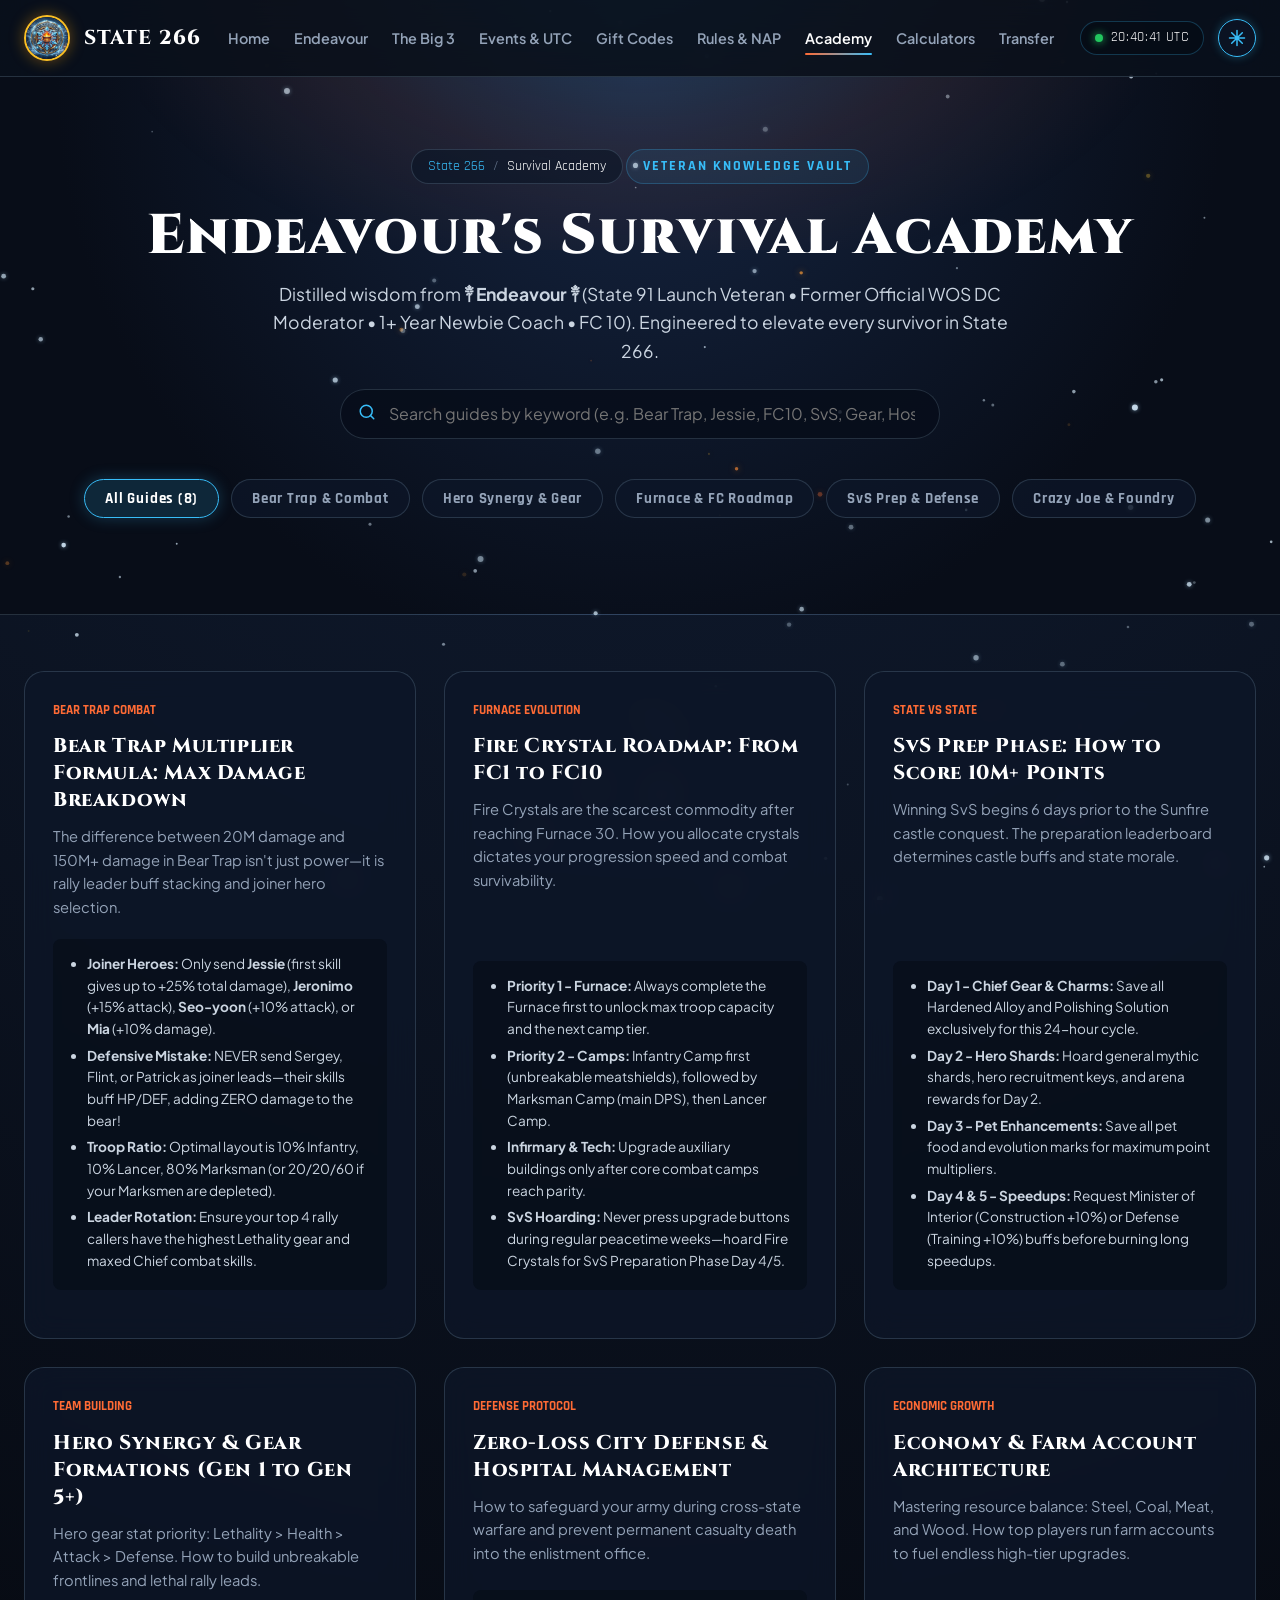
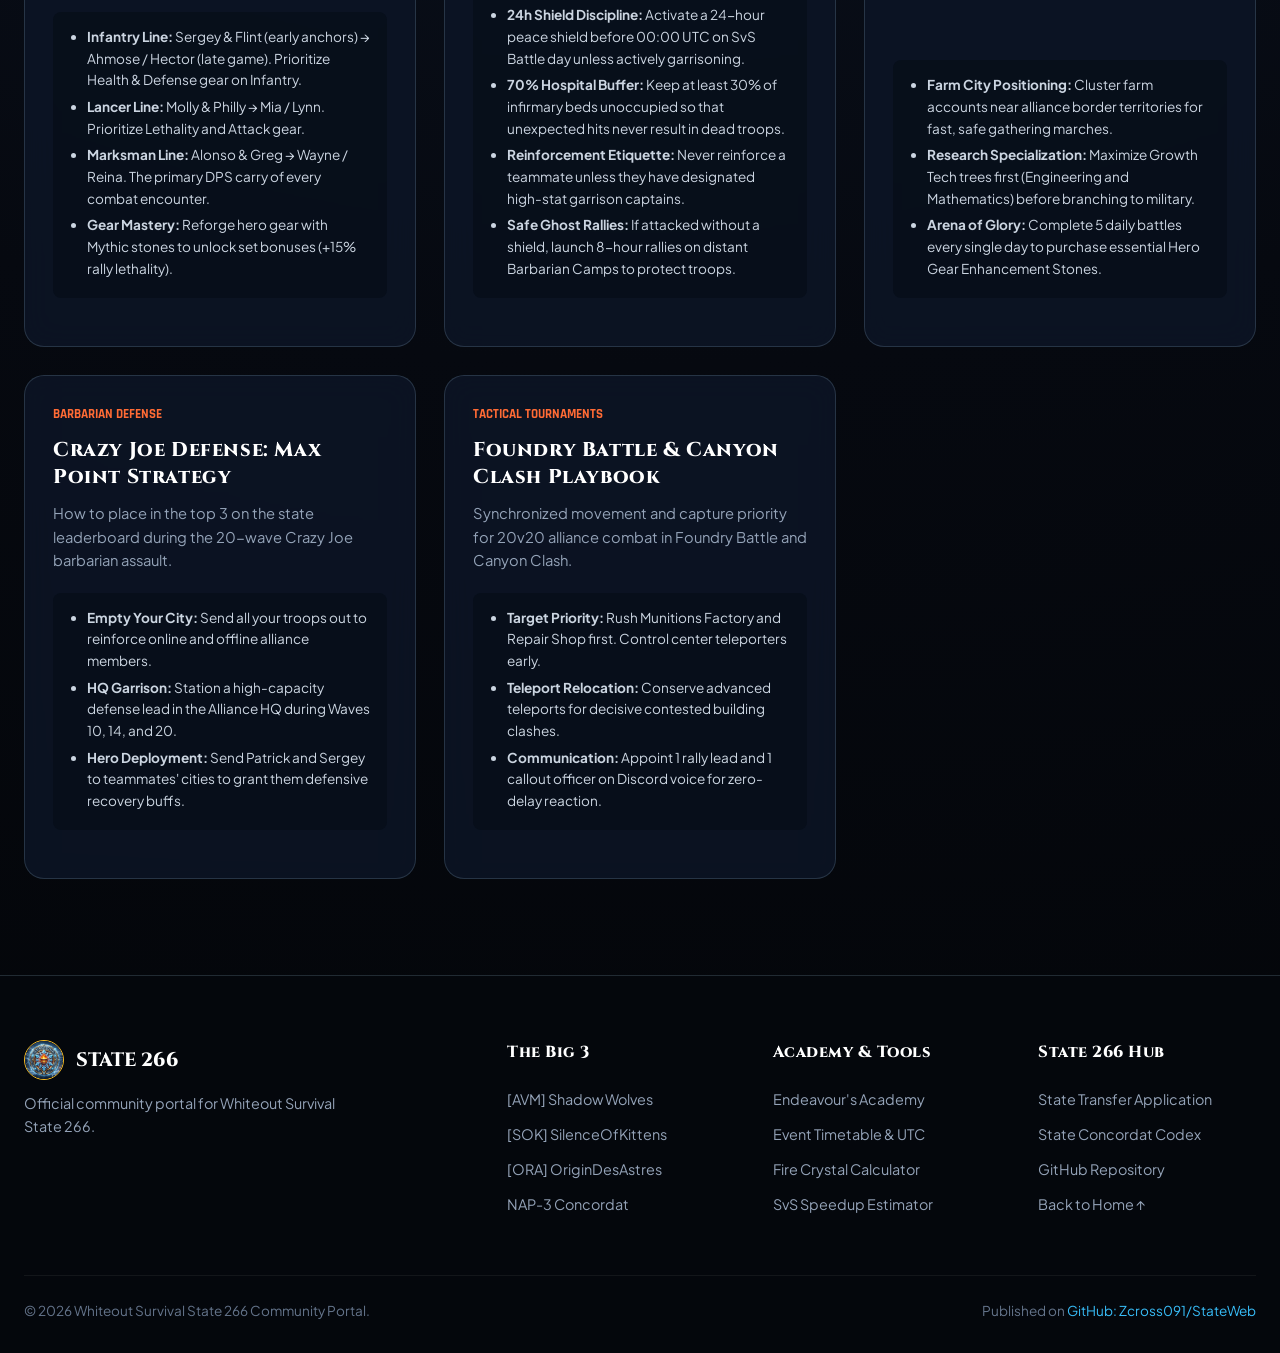
<file: academy.html>
<!DOCTYPE html>
<html lang="en">
<head>
  <meta charset="UTF-8">
  <meta name="viewport" content="width=device-width, initial-scale=1.0">
  <title>Endeavour's Survival Academy | State 266 Guides & Strategies</title>
  
  <meta name="description" content="Master Whiteout Survival with Endeavour's veteran guides. Comprehensive strategies for Bear Trap multipliers, Fire Crystal FC1-FC10 roadmap, SvS prep hoarding, and hero gear.">
  <meta name="keywords" content="Whiteout Survival Academy, Endeavour guides, Bear Trap strategy, Fire Crystal roadmap, SvS Prep points, hero formations">
  <meta property="og:title" content="Endeavour's Survival Academy | State 266">
  <meta property="og:description" content="Battle-tested Whiteout Survival guides by former WOS Discord Mod and State 91 veteran Endeavour.">
  <meta property="og:image" content="assets/images/hero_state266.jpg">

  <link rel="icon" type="image/jpeg" href="assets/images/state266_logo.jpg">
  <link rel="stylesheet" href="css/style.css">
</head>
<body>

  <!-- Fullscreen Particle Canvas -->
  <canvas id="snow-canvas"></canvas>
  <div class="top-glow-arc"></div>

  <!-- NAVIGATION -->
  <header class="site-nav">
    <div class="container nav-container">
      <a href="index.html" class="brand-wrap" id="nav-brand">
        <img src="assets/images/state266_logo.jpg" alt="State 266 Crest" class="brand-logo" width="46" height="46">
        <div class="brand-text-block">
          <span class="brand-title">STATE 266</span>
        </div>
      </a>

      <nav>
        <ul class="nav-links" id="nav-links-menu">
          <li><a href="index.html" class="nav-link">Home</a></li>
          <li><a href="index.html#mentor" class="nav-link">Endeavour</a></li>
          <li><a href="index.html#alliances" class="nav-link">The Big 3</a></li>
          <li><a href="index.html#timetable" class="nav-link">Events & UTC</a></li>
          <li><a href="index.html#gift-codes" class="nav-link">Gift Codes</a></li>
          <li><a href="rules.html" class="nav-link">Rules & NAP</a></li>
          <li><a href="academy.html" class="nav-link active">Academy</a></li>
          <li><a href="calculators.html" class="nav-link">Calculators</a></li>
          <li><a href="transfer.html" class="nav-link">Transfer</a></li>
        </ul>
      </nav>

      <div class="nav-actions">
        <div class="utc-clock-badge" title="Live Server Time">
          <span class="utc-dot"></span>
          <span id="utc-clock-time">00:00:00 UTC</span>
        </div>
        <button class="btn-icon-control active" id="btn-toggle-snow" title="Toggle Snow Particles" aria-label="Toggle snow animation">
          <svg width="18" height="18" viewBox="0 0 24 24" fill="none" stroke="currentColor" stroke-width="2" stroke-linecap="round" stroke-linejoin="round"><path d="M12 2v20M2 12h20M4.93 4.93l14.14 14.14M19.07 4.93L4.93 19.07"/></svg>
        </button>
        <button class="mobile-menu-btn" id="mobile-menu-toggle" aria-label="Toggle mobile menu">
          <svg width="24" height="24" viewBox="0 0 24 24" fill="none" stroke="currentColor" stroke-width="2"><path d="M4 6h16M4 12h16M4 18h16"/></svg>
        </button>
      </div>
    </div>
  </header>

  <!-- SUBPAGE HERO -->
  <section class="subpage-hero">
    <div class="container">
      <div class="breadcrumb-nav">
        <a href="index.html">State 266</a>
        <span class="breadcrumb-sep">/</span>
        <span style="color: #ffffff;">Survival Academy</span>
      </div>

      <span class="section-eyebrow" style="margin-bottom: 0.75rem;">Veteran Knowledge Vault</span>
      <h1 class="subpage-title">Endeavour's Survival Academy</h1>
      <p class="subpage-lead">
        Distilled wisdom from <strong>༒ Endeavour ༒</strong> (State 91 Launch Veteran • Former Official WOS DC Moderator • 1+ Year Newbie Coach • FC 10). Engineered to elevate every survivor in State 266.
      </p>

      <!-- Search Bar -->
      <div class="search-bar-wrap">
        <span class="search-icon-inside">
          <svg width="18" height="18" viewBox="0 0 24 24" fill="none" stroke="currentColor" stroke-width="2" stroke-linecap="round" stroke-linejoin="round"><circle cx="11" cy="11" r="8"/><line x1="21" y1="21" x2="16.65" y2="16.65"/></svg>
        </span>
        <input type="text" id="academy-search-input" class="search-input-field" placeholder="Search guides by keyword (e.g. Bear Trap, Jessie, FC10, SvS, Gear, Hospital)...">
      </div>

      <!-- Category Filter Pills -->
      <div class="academy-filter-bar">
        <button class="filter-btn active" data-filter="all">All Guides (8)</button>
        <button class="filter-btn" data-filter="combat">Bear Trap & Combat</button>
        <button class="filter-btn" data-filter="heroes">Hero Synergy & Gear</button>
        <button class="filter-btn" data-filter="furnace">Furnace & FC Roadmap</button>
        <button class="filter-btn" data-filter="svs">SvS Prep & Defense</button>
        <button class="filter-btn" data-filter="events">Crazy Joe & Foundry</button>
      </div>
    </div>
  </section>

  <!-- GUIDES GRID -->
  <main class="container" style="padding-top: 3.5rem; padding-bottom: 6rem;">
    <div class="guides-grid" id="academy-guides-container">

      <!-- GUIDE 1 -->
      <article class="guide-card" data-category="combat">
        <span class="guide-category-tag">Bear Trap Combat</span>
        <h3 class="guide-title">Bear Trap Multiplier Formula: Max Damage Breakdown</h3>
        <p class="guide-excerpt">
          The difference between 20M damage and 150M+ damage in Bear Trap isn't just power—it is rally leader buff stacking and joiner hero selection.
        </p>
        <div class="guide-key-points">
          <ul>
            <li><strong>Joiner Heroes:</strong> Only send <strong>Jessie</strong> (first skill gives up to +25% total damage), <strong>Jeronimo</strong> (+15% attack), <strong>Seo-yoon</strong> (+10% attack), or <strong>Mia</strong> (+10% damage).</li>
            <li><strong>Defensive Mistake:</strong> NEVER send Sergey, Flint, or Patrick as joiner leads—their skills buff HP/DEF, adding ZERO damage to the bear!</li>
            <li><strong>Troop Ratio:</strong> Optimal layout is 10% Infantry, 10% Lancer, 80% Marksman (or 20/20/60 if your Marksmen are depleted).</li>
            <li><strong>Leader Rotation:</strong> Ensure your top 4 rally callers have the highest Lethality gear and maxed Chief combat skills.</li>
          </ul>
        </div>
      </article>

      <!-- GUIDE 2 -->
      <article class="guide-card" data-category="furnace">
        <span class="guide-category-tag">Furnace Evolution</span>
        <h3 class="guide-title">Fire Crystal Roadmap: From FC1 to FC10</h3>
        <p class="guide-excerpt">
          Fire Crystals are the scarcest commodity after reaching Furnace 30. How you allocate crystals dictates your progression speed and combat survivability.
        </p>
        <div class="guide-key-points">
          <ul>
            <li><strong>Priority 1 - Furnace:</strong> Always complete the Furnace first to unlock max troop capacity and the next camp tier.</li>
            <li><strong>Priority 2 - Camps:</strong> Infantry Camp first (unbreakable meatshields), followed by Marksman Camp (main DPS), then Lancer Camp.</li>
            <li><strong>Infirmary & Tech:</strong> Upgrade auxiliary buildings only after core combat camps reach parity.</li>
            <li><strong>SvS Hoarding:</strong> Never press upgrade buttons during regular peacetime weeks—hoard Fire Crystals for SvS Preparation Phase Day 4/5.</li>
          </ul>
        </div>
      </article>

      <!-- GUIDE 3 -->
      <article class="guide-card" data-category="svs">
        <span class="guide-category-tag">State vs State</span>
        <h3 class="guide-title">SvS Prep Phase: How to Score 10M+ Points</h3>
        <p class="guide-excerpt">
          Winning SvS begins 6 days prior to the Sunfire castle conquest. The preparation leaderboard determines castle buffs and state morale.
        </p>
        <div class="guide-key-points">
          <ul>
            <li><strong>Day 1 - Chief Gear & Charms:</strong> Save all Hardened Alloy and Polishing Solution exclusively for this 24-hour cycle.</li>
            <li><strong>Day 2 - Hero Shards:</strong> Hoard general mythic shards, hero recruitment keys, and arena rewards for Day 2.</li>
            <li><strong>Day 3 - Pet Enhancements:</strong> Save all pet food and evolution marks for maximum point multipliers.</li>
            <li><strong>Day 4 & 5 - Speedups:</strong> Request Minister of Interior (Construction +10%) or Defense (Training +10%) buffs before burning long speedups.</li>
          </ul>
        </div>
      </article>

      <!-- GUIDE 4 -->
      <article class="guide-card" data-category="heroes">
        <span class="guide-category-tag">Team Building</span>
        <h3 class="guide-title">Hero Synergy & Gear Formations (Gen 1 to Gen 5+)</h3>
        <p class="guide-excerpt">
          Hero gear stat priority: Lethality > Health > Attack > Defense. How to build unbreakable frontlines and lethal rally leads.
        </p>
        <div class="guide-key-points">
          <ul>
            <li><strong>Infantry Line:</strong> Sergey & Flint (early anchors) → Ahmose / Hector (late game). Prioritize Health & Defense gear on Infantry.</li>
            <li><strong>Lancer Line:</strong> Molly & Philly → Mia / Lynn. Prioritize Lethality and Attack gear.</li>
            <li><strong>Marksman Line:</strong> Alonso & Greg → Wayne / Reina. The primary DPS carry of every combat encounter.</li>
            <li><strong>Gear Mastery:</strong> Reforge hero gear with Mythic stones to unlock set bonuses (+15% rally lethality).</li>
          </ul>
        </div>
      </article>

      <!-- GUIDE 5 -->
      <article class="guide-card" data-category="svs">
        <span class="guide-category-tag">Defense Protocol</span>
        <h3 class="guide-title">Zero-Loss City Defense & Hospital Management</h3>
        <p class="guide-excerpt">
          How to safeguard your army during cross-state warfare and prevent permanent casualty death into the enlistment office.
        </p>
        <div class="guide-key-points">
          <ul>
            <li><strong>24h Shield Discipline:</strong> Activate a 24-hour peace shield before 00:00 UTC on SvS Battle day unless actively garrisoning.</li>
            <li><strong>70% Hospital Buffer:</strong> Keep at least 30% of infirmary beds unoccupied so that unexpected hits never result in dead troops.</li>
            <li><strong>Reinforcement Etiquette:</strong> Never reinforce a teammate unless they have designated high-stat garrison captains.</li>
            <li><strong>Safe Ghost Rallies:</strong> If attacked without a shield, launch 8-hour rallies on distant Barbarian Camps to protect troops.</li>
          </ul>
        </div>
      </article>

      <!-- GUIDE 6 -->
      <article class="guide-card" data-category="furnace">
        <span class="guide-category-tag">Economic Growth</span>
        <h3 class="guide-title">Economy & Farm Account Architecture</h3>
        <p class="guide-excerpt">
          Mastering resource balance: Steel, Coal, Meat, and Wood. How top players run farm accounts to fuel endless high-tier upgrades.
        </p>
        <div class="guide-key-points">
          <ul>
            <li><strong>Farm City Positioning:</strong> Cluster farm accounts near alliance border territories for fast, safe gathering marches.</li>
            <li><strong>Research Specialization:</strong> Maximize Growth Tech trees first (Engineering and Mathematics) before branching to military.</li>
            <li><strong>Arena of Glory:</strong> Complete 5 daily battles every single day to purchase essential Hero Gear Enhancement Stones.</li>
          </ul>
        </div>
      </article>

      <!-- GUIDE 7 -->
      <article class="guide-card" data-category="events">
        <span class="guide-category-tag">Barbarian Defense</span>
        <h3 class="guide-title">Crazy Joe Defense: Max Point Strategy</h3>
        <p class="guide-excerpt">
          How to place in the top 3 on the state leaderboard during the 20-wave Crazy Joe barbarian assault.
        </p>
        <div class="guide-key-points">
          <ul>
            <li><strong>Empty Your City:</strong> Send all your troops out to reinforce online and offline alliance members.</li>
            <li><strong>HQ Garrison:</strong> Station a high-capacity defense lead in the Alliance HQ during Waves 10, 14, and 20.</li>
            <li><strong>Hero Deployment:</strong> Send Patrick and Sergey to teammates' cities to grant them defensive recovery buffs.</li>
          </ul>
        </div>
      </article>

      <!-- GUIDE 8 -->
      <article class="guide-card" data-category="events">
        <span class="guide-category-tag">Tactical Tournaments</span>
        <h3 class="guide-title">Foundry Battle & Canyon Clash Playbook</h3>
        <p class="guide-excerpt">
          Synchronized movement and capture priority for 20v20 alliance combat in Foundry Battle and Canyon Clash.
        </p>
        <div class="guide-key-points">
          <ul>
            <li><strong>Target Priority:</strong> Rush Munitions Factory and Repair Shop first. Control center teleporters early.</li>
            <li><strong>Teleport Relocation:</strong> Conserve advanced teleports for decisive contested building clashes.</li>
            <li><strong>Communication:</strong> Appoint 1 rally lead and 1 callout officer on Discord voice for zero-delay reaction.</li>
          </ul>
        </div>
      </article>

    </div>
  </main>

  <!-- FOOTER -->
  <footer class="site-footer">
    <div class="container">
      <div class="footer-grid">
        <div class="footer-brand">
          <div style="display: flex; align-items: center; gap: 0.75rem;">
            <img src="assets/images/state266_logo.jpg" alt="State 266" style="width: 40px; height: 40px; border-radius: 50%; border: 1px solid var(--gold-bright);">
            <span style="font-family: var(--font-heading); font-size: 1.2rem; font-weight: 800; color: #ffffff;">STATE 266</span>
          </div>
          <p>
            Official community portal for Whiteout Survival State 266.
          </p>
        </div>

        <div class="footer-col">
          <h5>The Big 3</h5>
          <ul>
            <li><a href="index.html#card-avm">[AVM] Shadow Wolves</a></li>
            <li><a href="index.html#card-sok">[SOK] SilenceOfKittens</a></li>
            <li><a href="index.html#card-ora">[ORA] OriginDesAstres</a></li>
            <li><a href="rules.html">NAP-3 Concordat</a></li>
          </ul>
        </div>

        <div class="footer-col">
          <h5>Academy & Tools</h5>
          <ul>
            <li><a href="academy.html">Endeavour's Academy</a></li>
            <li><a href="index.html#timetable">Event Timetable & UTC</a></li>
            <li><a href="calculators.html">Fire Crystal Calculator</a></li>
            <li><a href="calculators.html">SvS Speedup Estimator</a></li>
          </ul>
        </div>

        <div class="footer-col">
          <h5>State 266 Hub</h5>
          <ul>
            <li><a href="transfer.html">State Transfer Application</a></li>
            <li><a href="rules.html">State Concordat Codex</a></li>
            <li><a href="https://github.com/Zcross091/StateWeb" target="_blank" rel="noopener">GitHub Repository</a></li>
            <li><a href="index.html">Back to Home ↑</a></li>
          </ul>
        </div>
      </div>

      <div class="footer-bottom">
        <div>
          © 2026 Whiteout Survival State 266 Community Portal.
        </div>
        <div>
          Published on <a href="https://github.com/Zcross091/StateWeb" target="_blank" rel="noopener" style="color: var(--frost-cyan); text-decoration: none;">GitHub: Zcross091/StateWeb</a>
        </div>
      </div>
    </div>
  </footer>

  <!-- TOAST NOTIFICATION POPUP -->
  <div class="toast-notice" id="toast-notice">
    <span class="toast-icon">✓</span>
    <span class="toast-msg">Copied to clipboard</span>
  </div>

  <script src="js/snow.js"></script>
  <script src="js/app.js"></script>
  <script>
    // Live Search Filter for Academy
    const searchInput = document.getElementById('academy-search-input');
    const cards = document.querySelectorAll('#academy-guides-container .guide-card');

    if (searchInput) {
      searchInput.addEventListener('input', (e) => {
        const query = e.target.value.toLowerCase().trim();
        cards.forEach(card => {
          const text = card.textContent.toLowerCase();
          if (!query || text.includes(query)) {
            card.style.display = 'flex';
          } else {
            card.style.display = 'none';
          }
        });
      });
    }
  </script>
</body>
</html>
</file>
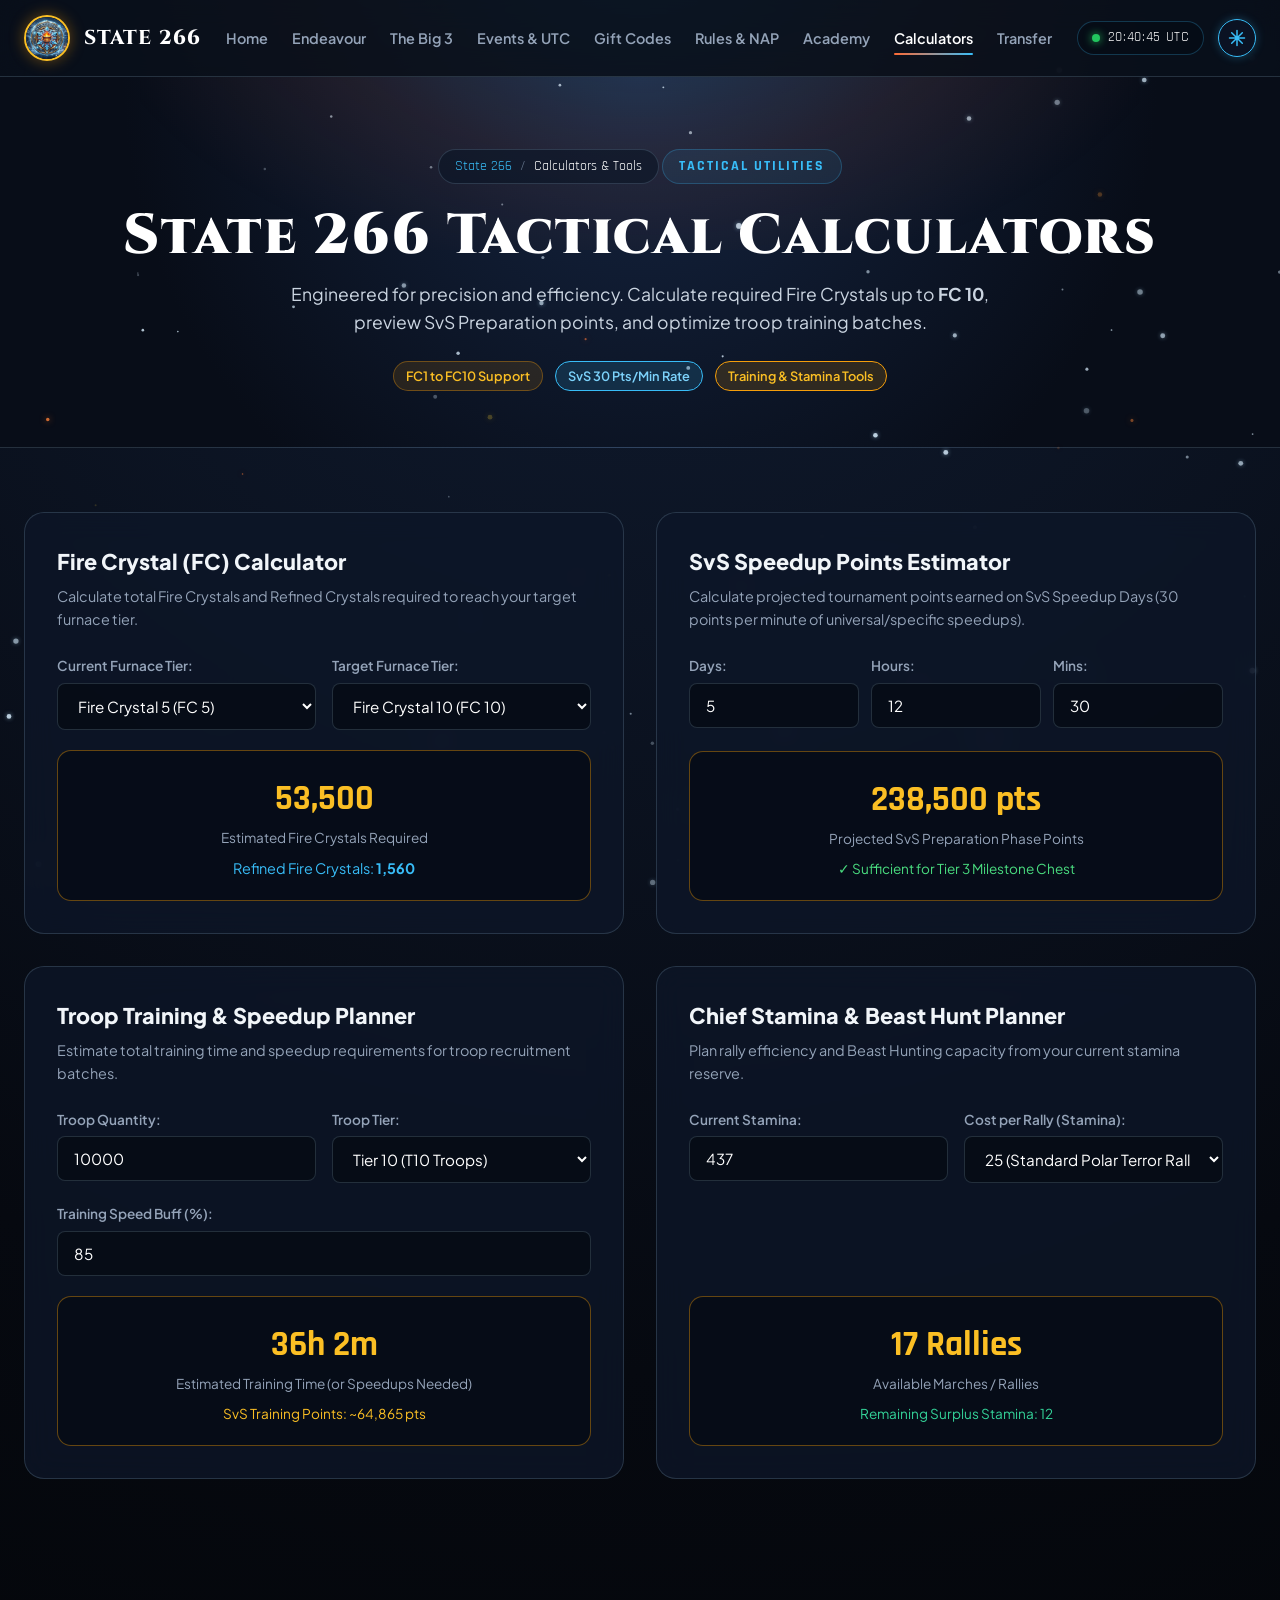
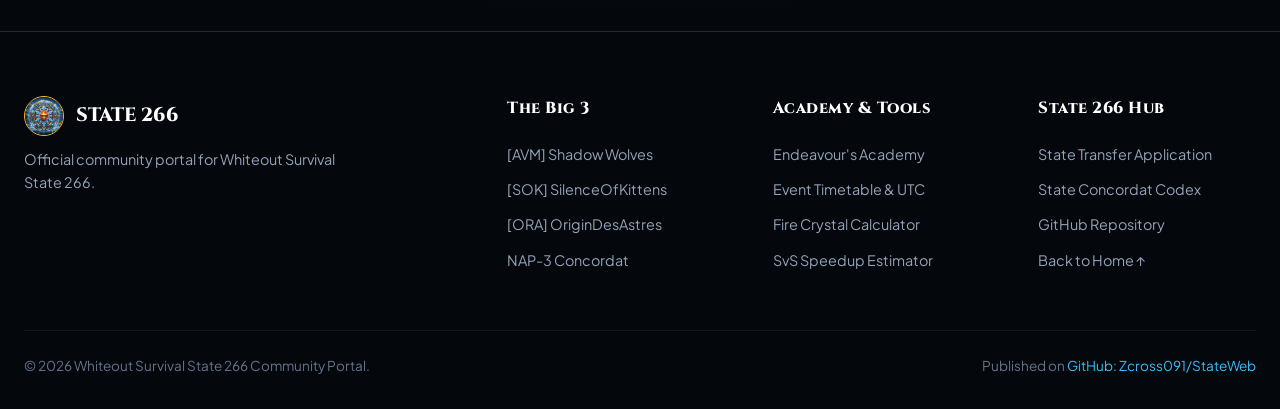
<file: calculators.html>
<!DOCTYPE html>
<html lang="en">
<head>
  <meta charset="UTF-8">
  <meta name="viewport" content="width=device-width, initial-scale=1.0">
  <title>State 266 Tactical Calculators | Whiteout Survival</title>
  
  <meta name="description" content="Official Whiteout Survival State 266 calculators: Fire Crystal FC1-FC10 requirements, SvS speedup prep points estimator, troop training speed calculator, and stamina efficiency tool.">
  <meta name="keywords" content="Whiteout Survival calculator, Fire Crystal calculator FC10, SvS speedup points, troop training calculator, stamina planner">
  <meta property="og:title" content="State 266 Tactical Calculators">
  <meta property="og:description" content="Calculate Fire Crystals up to FC10, SvS Prep points, and troop training speedups for Whiteout Survival.">
  <meta property="og:image" content="assets/images/hero_state266.jpg">

  <link rel="icon" type="image/jpeg" href="assets/images/state266_logo.jpg">
  <link rel="stylesheet" href="css/style.css">
</head>
<body>

  <!-- Fullscreen Particle Canvas -->
  <canvas id="snow-canvas"></canvas>
  <div class="top-glow-arc"></div>

  <!-- NAVIGATION -->
  <header class="site-nav">
    <div class="container nav-container">
      <a href="index.html" class="brand-wrap" id="nav-brand">
        <img src="assets/images/state266_logo.jpg" alt="State 266 Crest" class="brand-logo" width="46" height="46">
        <div class="brand-text-block">
          <span class="brand-title">STATE 266</span>
        </div>
      </a>

      <nav>
        <ul class="nav-links" id="nav-links-menu">
          <li><a href="index.html" class="nav-link">Home</a></li>
          <li><a href="index.html#mentor" class="nav-link">Endeavour</a></li>
          <li><a href="index.html#alliances" class="nav-link">The Big 3</a></li>
          <li><a href="index.html#timetable" class="nav-link">Events & UTC</a></li>
          <li><a href="index.html#gift-codes" class="nav-link">Gift Codes</a></li>
          <li><a href="rules.html" class="nav-link">Rules & NAP</a></li>
          <li><a href="academy.html" class="nav-link">Academy</a></li>
          <li><a href="calculators.html" class="nav-link active">Calculators</a></li>
          <li><a href="transfer.html" class="nav-link">Transfer</a></li>
        </ul>
      </nav>

      <div class="nav-actions">
        <div class="utc-clock-badge" title="Live Server Time">
          <span class="utc-dot"></span>
          <span id="utc-clock-time">00:00:00 UTC</span>
        </div>
        <button class="btn-icon-control active" id="btn-toggle-snow" title="Toggle Snow Particles" aria-label="Toggle snow animation">
          <svg width="18" height="18" viewBox="0 0 24 24" fill="none" stroke="currentColor" stroke-width="2" stroke-linecap="round" stroke-linejoin="round"><path d="M12 2v20M2 12h20M4.93 4.93l14.14 14.14M19.07 4.93L4.93 19.07"/></svg>
        </button>
        <button class="mobile-menu-btn" id="mobile-menu-toggle" aria-label="Toggle mobile menu">
          <svg width="24" height="24" viewBox="0 0 24 24" fill="none" stroke="currentColor" stroke-width="2"><path d="M4 6h16M4 12h16M4 18h16"/></svg>
        </button>
      </div>
    </div>
  </header>

  <!-- SUBPAGE HERO -->
  <section class="subpage-hero">
    <div class="container">
      <div class="breadcrumb-nav">
        <a href="index.html">State 266</a>
        <span class="breadcrumb-sep">/</span>
        <span style="color: #ffffff;">Calculators & Tools</span>
      </div>

      <span class="section-eyebrow" style="margin-bottom: 0.75rem;">Tactical Utilities</span>
      <h1 class="subpage-title">State 266 Tactical Calculators</h1>
      <p class="subpage-lead">
        Engineered for precision and efficiency. Calculate required Fire Crystals up to <strong>FC 10</strong>, preview SvS Preparation points, and optimize troop training batches.
      </p>

      <div style="display: flex; gap: 0.75rem; justify-content: center; flex-wrap: wrap;">
        <span class="tag-credential veteran">FC1 to FC10 Support</span>
        <span class="tag-credential" style="background: rgba(56, 189, 248, 0.15); border-color: #38bdf8; color: #7dd3fc;">SvS 30 Pts/Min Rate</span>
        <span class="tag-credential" style="background: rgba(245, 158, 11, 0.15); border-color: #f59e0b; color: #fbbf24;">Training & Stamina Tools</span>
      </div>
    </div>
  </section>

  <!-- CALCULATORS SUITE -->
  <main class="container" style="padding-top: 4rem; padding-bottom: 6rem;">
    <div class="calc-suite-grid">

      <!-- TOOL 1: FIRE CRYSTAL CALCULATOR -->
      <div class="calculator-card" style="display: flex; flex-direction: column;">
        <div class="calc-title">
          <span>Fire Crystal (FC) Calculator</span>
        </div>
        <p class="calc-desc">Calculate total Fire Crystals and Refined Crystals required to reach your target furnace tier.</p>

        <div class="calc-inputs-row">
          <div class="form-group">
            <label for="fc-current">Current Furnace Tier:</label>
            <select id="fc-current" class="input-field">
              <option value="0">Furnace 30 (FC 0)</option>
              <option value="1">Fire Crystal 1 (FC 1)</option>
              <option value="2">Fire Crystal 2 (FC 2)</option>
              <option value="3">Fire Crystal 3 (FC 3)</option>
              <option value="4">Fire Crystal 4 (FC 4)</option>
              <option value="5" selected>Fire Crystal 5 (FC 5)</option>
              <option value="6">Fire Crystal 6 (FC 6)</option>
              <option value="7">Fire Crystal 7 (FC 7)</option>
              <option value="8">Fire Crystal 8 (FC 8)</option>
              <option value="9">Fire Crystal 9 (FC 9)</option>
              <option value="10">Fire Crystal 10 (FC 10 - Max)</option>
            </select>
          </div>

          <div class="form-group">
            <label for="fc-target">Target Furnace Tier:</label>
            <select id="fc-target" class="input-field">
              <option value="1">Fire Crystal 1 (FC 1)</option>
              <option value="2">Fire Crystal 2 (FC 2)</option>
              <option value="3">Fire Crystal 3 (FC 3)</option>
              <option value="4">Fire Crystal 4 (FC 4)</option>
              <option value="5">Fire Crystal 5 (FC 5)</option>
              <option value="6">Fire Crystal 6 (FC 6)</option>
              <option value="7">Fire Crystal 7 (FC 7)</option>
              <option value="8">Fire Crystal 8 (FC 8)</option>
              <option value="9">Fire Crystal 9 (FC 9)</option>
              <option value="10" selected>Fire Crystal 10 (FC 10)</option>
            </select>
          </div>
        </div>

        <div class="calc-result-box" style="margin-top: auto;">
          <div class="calc-result-number" id="fc-result-val">53,500</div>
          <div class="calc-result-subtext">Estimated Fire Crystals Required</div>
          <div style="margin-top: 0.5rem; font-size: 0.9rem; color: #38bdf8;">
            Refined Fire Crystals: <strong id="fc-refined-val">1,560</strong>
          </div>
        </div>
      </div>

      <!-- TOOL 2: SVS SPEEDUP ESTIMATOR -->
      <div class="calculator-card" style="display: flex; flex-direction: column;">
        <div class="calc-title">
          <span>SvS Speedup Points Estimator</span>
        </div>
        <p class="calc-desc">Calculate projected tournament points earned on SvS Speedup Days (30 points per minute of universal/specific speedups).</p>

        <div style="display: grid; grid-template-columns: repeat(3, 1fr); gap: 0.75rem; margin-bottom: 1.25rem;">
          <div class="form-group">
            <label for="sp-days">Days:</label>
            <input type="number" id="sp-days" class="input-field" value="5" min="0">
          </div>
          <div class="form-group">
            <label for="sp-hours">Hours:</label>
            <input type="number" id="sp-hours" class="input-field" value="12" min="0" max="23">
          </div>
          <div class="form-group">
            <label for="sp-mins">Mins:</label>
            <input type="number" id="sp-mins" class="input-field" value="30" min="0" max="59">
          </div>
        </div>

        <div class="calc-result-box" style="margin-top: auto;">
          <div class="calc-result-number" id="sp-points-val">238,500 pts</div>
          <div class="calc-result-subtext">Projected SvS Preparation Phase Points</div>
          <div style="margin-top: 0.5rem; font-size: 0.85rem; color: #4ade80;">
            ✓ Sufficient for Tier 3 Milestone Chest
          </div>
        </div>
      </div>

      <!-- TOOL 3: TROOP TRAINING BATCH PLANNER -->
      <div class="calculator-card" style="display: flex; flex-direction: column;">
        <div class="calc-title">
          <span>Troop Training & Speedup Planner</span>
        </div>
        <p class="calc-desc">Estimate total training time and speedup requirements for troop recruitment batches.</p>

        <div class="calc-inputs-row">
          <div class="form-group">
            <label for="tt-troops">Troop Quantity:</label>
            <input type="number" id="tt-troops" class="input-field" value="10000" step="1000" min="100">
          </div>
          <div class="form-group">
            <label for="tt-tier">Troop Tier:</label>
            <select id="tt-tier" class="input-field">
              <option value="9">Tier 9 (T9 Troops)</option>
              <option value="10" selected>Tier 10 (T10 Troops)</option>
              <option value="11">FC 1 - FC 5 Elite Troops</option>
              <option value="12">FC 6 - FC 10 Apex Troops</option>
            </select>
          </div>
        </div>

        <div class="form-group" style="margin-bottom: 1.25rem;">
          <label for="tt-buff">Training Speed Buff (%):</label>
          <input type="number" id="tt-buff" class="input-field" value="85" min="0" max="400">
        </div>

        <div class="calc-result-box" style="margin-top: auto;">
          <div class="calc-result-number" id="tt-result-val">38h 45m</div>
          <div class="calc-result-subtext">Estimated Training Time (or Speedups Needed)</div>
          <div style="margin-top: 0.5rem; font-size: 0.85rem; color: #fbbf24;" id="tt-svs-points">
            SvS Training Points: ~69,750 pts
          </div>
        </div>
      </div>

      <!-- TOOL 4: CHIEF STAMINA & BEAST PLANNER -->
      <div class="calculator-card" style="display: flex; flex-direction: column;">
        <div class="calc-title">
          <span>Chief Stamina & Beast Hunt Planner</span>
        </div>
        <p class="calc-desc">Plan rally efficiency and Beast Hunting capacity from your current stamina reserve.</p>

        <div class="calc-inputs-row">
          <div class="form-group">
            <label for="cs-stamina">Current Stamina:</label>
            <input type="number" id="cs-stamina" class="input-field" value="437" min="10">
          </div>
          <div class="form-group">
            <label for="cs-cost">Cost per Rally (Stamina):</label>
            <select id="cs-cost" class="input-field">
              <option value="20">20 (Gina / Stamina Reduction)</option>
              <option value="25" selected>25 (Standard Polar Terror Rally)</option>
            </select>
          </div>
        </div>

        <div class="calc-result-box" style="margin-top: auto;">
          <div class="calc-result-number" id="cs-rallies-val">17 Rallies</div>
          <div class="calc-result-subtext">Available Marches / Rallies</div>
          <div style="margin-top: 0.5rem; font-size: 0.85rem; color: #34d399;" id="cs-remaining">
            Remaining Surplus Stamina: 12
          </div>
        </div>
      </div>

    </div>
  </main>

  <!-- FOOTER -->
  <footer class="site-footer">
    <div class="container">
      <div class="footer-grid">
        <div class="footer-brand">
          <div style="display: flex; align-items: center; gap: 0.75rem;">
            <img src="assets/images/state266_logo.jpg" alt="State 266" style="width: 40px; height: 40px; border-radius: 50%; border: 1px solid var(--gold-bright);">
            <span style="font-family: var(--font-heading); font-size: 1.2rem; font-weight: 800; color: #ffffff;">STATE 266</span>
          </div>
          <p>
            Official community portal for Whiteout Survival State 266.
          </p>
        </div>

        <div class="footer-col">
          <h5>The Big 3</h5>
          <ul>
            <li><a href="index.html#card-avm">[AVM] Shadow Wolves</a></li>
            <li><a href="index.html#card-sok">[SOK] SilenceOfKittens</a></li>
            <li><a href="index.html#card-ora">[ORA] OriginDesAstres</a></li>
            <li><a href="rules.html">NAP-3 Concordat</a></li>
          </ul>
        </div>

        <div class="footer-col">
          <h5>Academy & Tools</h5>
          <ul>
            <li><a href="academy.html">Endeavour's Academy</a></li>
            <li><a href="index.html#timetable">Event Timetable & UTC</a></li>
            <li><a href="calculators.html">Fire Crystal Calculator</a></li>
            <li><a href="calculators.html">SvS Speedup Estimator</a></li>
          </ul>
        </div>

        <div class="footer-col">
          <h5>State 266 Hub</h5>
          <ul>
            <li><a href="transfer.html">State Transfer Application</a></li>
            <li><a href="rules.html">State Concordat Codex</a></li>
            <li><a href="https://github.com/Zcross091/StateWeb" target="_blank" rel="noopener">GitHub Repository</a></li>
            <li><a href="index.html">Back to Home ↑</a></li>
          </ul>
        </div>
      </div>

      <div class="footer-bottom">
        <div>
          © 2026 Whiteout Survival State 266 Community Portal.
        </div>
        <div>
          Published on <a href="https://github.com/Zcross091/StateWeb" target="_blank" rel="noopener" style="color: var(--frost-cyan); text-decoration: none;">GitHub: Zcross091/StateWeb</a>
        </div>
      </div>
    </div>
  </footer>

  <!-- TOAST NOTIFICATION POPUP -->
  <div class="toast-notice" id="toast-notice">
    <span class="toast-icon">✓</span>
    <span class="toast-msg">Copied to clipboard</span>
  </div>

  <script src="js/snow.js"></script>
  <script src="js/app.js"></script>
  <script>
    // Subpage Specific Calculators Logic
    // Tool 3: Troop Training Planner
    const ttTroops = document.getElementById('tt-troops');
    const ttTier = document.getElementById('tt-tier');
    const ttBuff = document.getElementById('tt-buff');
    const ttResult = document.getElementById('tt-result-val');
    const ttSvsPts = document.getElementById('tt-svs-points');

    function calculateTraining() {
      if (!ttTroops || !ttResult) return;
      const count = parseInt(ttTroops.value, 10) || 0;
      const tier = parseInt(ttTier.value, 10) || 10;
      const buff = (parseFloat(ttBuff.value) || 0) / 100;

      // Base seconds per troop
      const baseSec = tier >= 11 ? 28 : (tier === 10 ? 24 : 20);
      const totalSec = (count * baseSec) / (1 + buff);

      const hours = Math.floor(totalSec / 3600);
      const mins = Math.floor((totalSec % 3600) / 60);
      ttResult.textContent = `${hours}h ${mins}m`;

      // 30 points per minute of training speedup
      const points = Math.round((totalSec / 60) * 30);
      if (ttSvsPts) ttSvsPts.textContent = `SvS Training Points: ~${points.toLocaleString()} pts`;
    }

    [ttTroops, ttTier, ttBuff].forEach(input => {
      if (input) input.addEventListener('input', calculateTraining);
    });
    calculateTraining();

    // Tool 4: Chief Stamina Planner
    const csStamina = document.getElementById('cs-stamina');
    const csCost = document.getElementById('cs-cost');
    const csRallies = document.getElementById('cs-rallies-val');
    const csRem = document.getElementById('cs-remaining');

    function calculateStamina() {
      if (!csStamina || !csRallies) return;
      const stam = parseInt(csStamina.value, 10) || 0;
      const cost = parseInt(csCost.value, 10) || 25;

      const rallies = Math.floor(stam / cost);
      const rem = stam % cost;

      csRallies.textContent = `${rallies} Rallies`;
      if (csRem) csRem.textContent = `Remaining Surplus Stamina: ${rem}`;
    }

    [csStamina, csCost].forEach(input => {
      if (input) input.addEventListener('input', calculateStamina);
    });
    calculateStamina();
  </script>
</body>
</html>
</file>
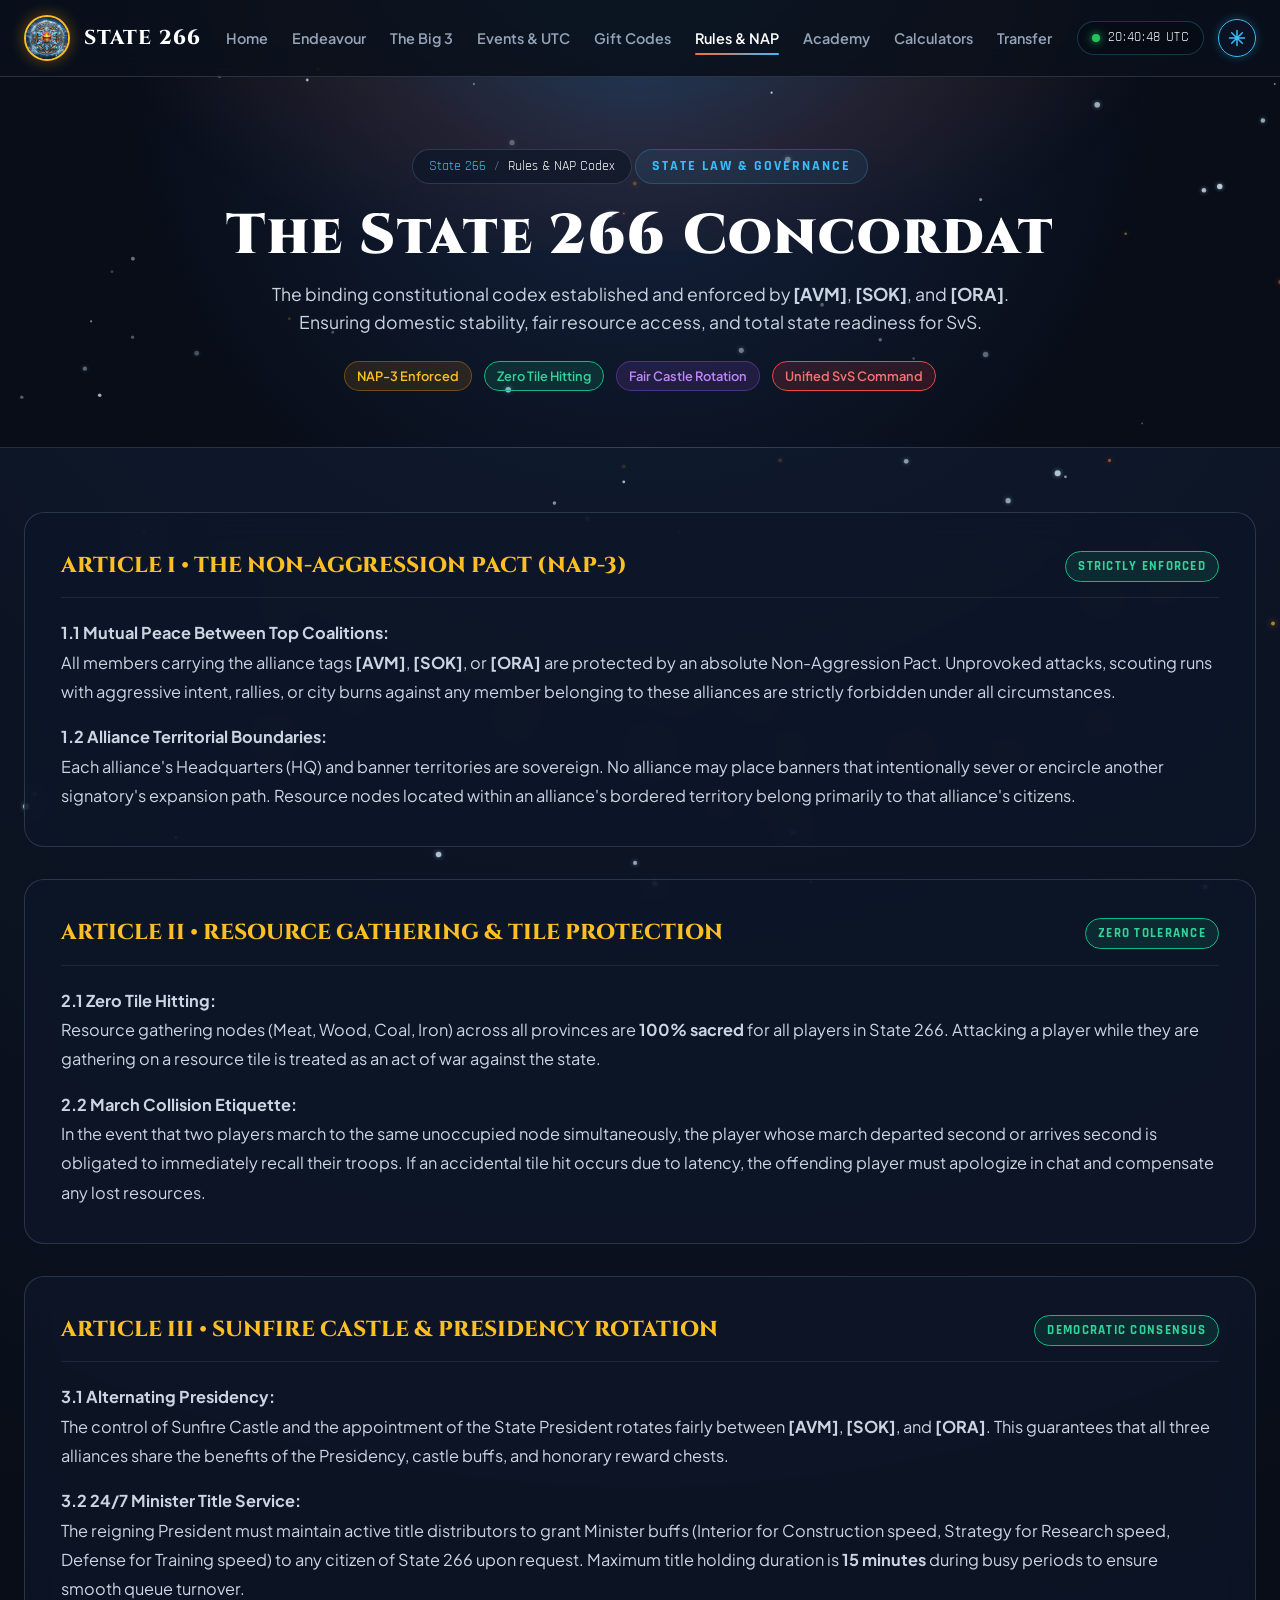
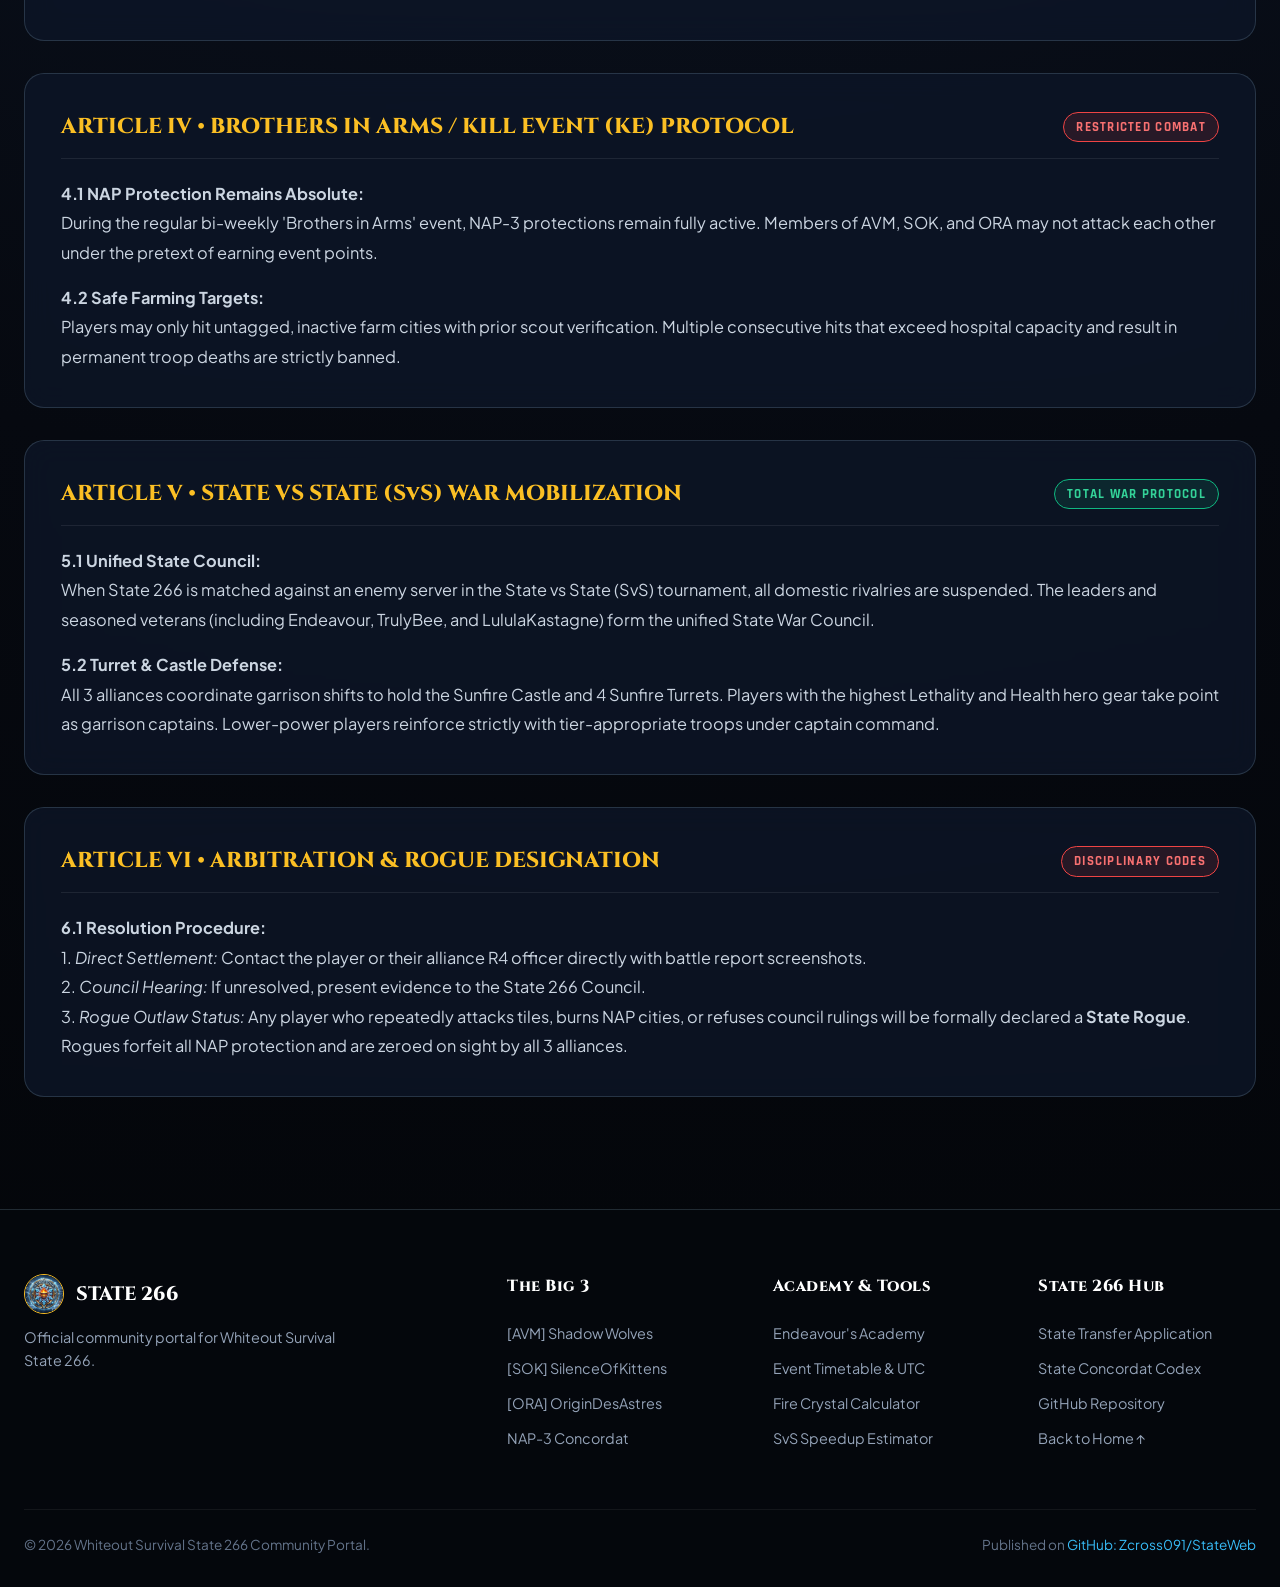
<file: rules.html>
<!DOCTYPE html>
<html lang="en">
<head>
  <meta charset="UTF-8">
  <meta name="viewport" content="width=device-width, initial-scale=1.0">
  <title>State 266 Concordat & NAP-3 Rules | Whiteout Survival</title>
  
  <meta name="description" content="Official State 266 Constitution, NAP-3 Non-Aggression Pact, Sunfire Castle Rotation, Tile Gathering Rules, and Minister Title Request Generator.">
  <meta name="keywords" content="Whiteout Survival State 266, NAP 3 rules, Sunfire Castle, tile hitting rules, Minister title request, State Concordat">
  <meta property="og:title" content="State 266 Concordat & NAP-3 Rules">
  <meta property="og:description" content="Constitutional treaties and state laws binding AVM, SOK, and ORA in State 266.">
  <meta property="og:image" content="assets/images/hero_state266.jpg">

  <link rel="icon" type="image/jpeg" href="assets/images/state266_logo.jpg">
  <link rel="stylesheet" href="css/style.css">
</head>
<body>

  <!-- Fullscreen Particle Canvas -->
  <canvas id="snow-canvas"></canvas>
  <div class="top-glow-arc"></div>

  <!-- NAVIGATION -->
  <header class="site-nav">
    <div class="container nav-container">
      <a href="index.html" class="brand-wrap" id="nav-brand">
        <img src="assets/images/state266_logo.jpg" alt="State 266 Crest" class="brand-logo" width="46" height="46">
        <div class="brand-text-block">
          <span class="brand-title">STATE 266</span>
        </div>
      </a>

      <nav>
        <ul class="nav-links" id="nav-links-menu">
          <li><a href="index.html" class="nav-link">Home</a></li>
          <li><a href="index.html#mentor" class="nav-link">Endeavour</a></li>
          <li><a href="index.html#alliances" class="nav-link">The Big 3</a></li>
          <li><a href="index.html#timetable" class="nav-link">Events & UTC</a></li>
          <li><a href="index.html#gift-codes" class="nav-link">Gift Codes</a></li>
          <li><a href="rules.html" class="nav-link active">Rules & NAP</a></li>
          <li><a href="academy.html" class="nav-link">Academy</a></li>
          <li><a href="calculators.html" class="nav-link">Calculators</a></li>
          <li><a href="transfer.html" class="nav-link">Transfer</a></li>
        </ul>
      </nav>

      <div class="nav-actions">
        <div class="utc-clock-badge" title="Live Server Time">
          <span class="utc-dot"></span>
          <span id="utc-clock-time">00:00:00 UTC</span>
        </div>
        <button class="btn-icon-control active" id="btn-toggle-snow" title="Toggle Snow Particles" aria-label="Toggle snow animation">
          <svg width="18" height="18" viewBox="0 0 24 24" fill="none" stroke="currentColor" stroke-width="2" stroke-linecap="round" stroke-linejoin="round"><path d="M12 2v20M2 12h20M4.93 4.93l14.14 14.14M19.07 4.93L4.93 19.07"/></svg>
        </button>
        <button class="mobile-menu-btn" id="mobile-menu-toggle" aria-label="Toggle mobile menu">
          <svg width="24" height="24" viewBox="0 0 24 24" fill="none" stroke="currentColor" stroke-width="2"><path d="M4 6h16M4 12h16M4 18h16"/></svg>
        </button>
      </div>
    </div>
  </header>

  <!-- SUBPAGE HERO -->
  <section class="subpage-hero">
    <div class="container">
      <div class="breadcrumb-nav">
        <a href="index.html">State 266</a>
        <span class="breadcrumb-sep">/</span>
        <span style="color: #ffffff;">Rules & NAP Codex</span>
      </div>

      <span class="section-eyebrow" style="margin-bottom: 0.75rem;">State Law & Governance</span>
      <h1 class="subpage-title">The State 266 Concordat</h1>
      <p class="subpage-lead">
        The binding constitutional codex established and enforced by <strong>[AVM]</strong>, <strong>[SOK]</strong>, and <strong>[ORA]</strong>. Ensuring domestic stability, fair resource access, and total state readiness for SvS.
      </p>

      <div style="display: flex; gap: 0.75rem; justify-content: center; flex-wrap: wrap;">
        <span class="tag-credential veteran">NAP-3 Enforced</span>
        <span class="tag-credential" style="background: rgba(16, 185, 129, 0.15); border-color: #10b981; color: #34d399;">Zero Tile Hitting</span>
        <span class="tag-credential mod">Fair Castle Rotation</span>
        <span class="tag-credential" style="background: rgba(239, 68, 68, 0.15); border-color: #ef4444; color: #f87171;">Unified SvS Command</span>
      </div>
    </div>
  </section>

  <!-- MAIN ARTICLES CODEX -->
  <main class="container" style="padding-top: 4rem; padding-bottom: 5rem;">
    
    <!-- ARTICLE I -->
    <article class="article-codex-card">
      <div class="article-header">
        <div class="article-badge-roman">ARTICLE I • THE NON-AGGRESSION PACT (NAP-3)</div>
        <div class="article-enforcement-pill">STRICTLY ENFORCED</div>
      </div>
      <div class="rule-body" style="font-size: 1.02rem; color: #cbd5e1; line-height: 1.8;">
        <p><strong>1.1 Mutual Peace Between Top Coalitions:</strong></p>
        <p>
          All members carrying the alliance tags <strong>[AVM]</strong>, <strong>[SOK]</strong>, or <strong>[ORA]</strong> are protected by an absolute Non-Aggression Pact. Unprovoked attacks, scouting runs with aggressive intent, rallies, or city burns against any member belonging to these alliances are strictly forbidden under all circumstances.
        </p>
        <p style="margin-top: 1rem;"><strong>1.2 Alliance Territorial Boundaries:</strong></p>
        <p>
          Each alliance's Headquarters (HQ) and banner territories are sovereign. No alliance may place banners that intentionally sever or encircle another signatory's expansion path. Resource nodes located within an alliance's bordered territory belong primarily to that alliance's citizens.
        </p>
      </div>
    </article>

    <!-- ARTICLE II -->
    <article class="article-codex-card">
      <div class="article-header">
        <div class="article-badge-roman">ARTICLE II • RESOURCE GATHERING & TILE PROTECTION</div>
        <div class="article-enforcement-pill">ZERO TOLERANCE</div>
      </div>
      <div class="rule-body" style="font-size: 1.02rem; color: #cbd5e1; line-height: 1.8;">
        <p><strong>2.1 Zero Tile Hitting:</strong></p>
        <p>
          Resource gathering nodes (Meat, Wood, Coal, Iron) across all provinces are <strong>100% sacred</strong> for all players in State 266. Attacking a player while they are gathering on a resource tile is treated as an act of war against the state.
        </p>
        <p style="margin-top: 1rem;"><strong>2.2 March Collision Etiquette:</strong></p>
        <p>
          In the event that two players march to the same unoccupied node simultaneously, the player whose march departed second or arrives second is obligated to immediately recall their troops. If an accidental tile hit occurs due to latency, the offending player must apologize in chat and compensate any lost resources.
        </p>
      </div>
    </article>

    <!-- ARTICLE III -->
    <article class="article-codex-card">
      <div class="article-header">
        <div class="article-badge-roman">ARTICLE III • SUNFIRE CASTLE & PRESIDENCY ROTATION</div>
        <div class="article-enforcement-pill">DEMOCRATIC CONSENSUS</div>
      </div>
      <div class="rule-body" style="font-size: 1.02rem; color: #cbd5e1; line-height: 1.8;">
        <p><strong>3.1 Alternating Presidency:</strong></p>
        <p>
          The control of Sunfire Castle and the appointment of the State President rotates fairly between <strong>[AVM]</strong>, <strong>[SOK]</strong>, and <strong>[ORA]</strong>. This guarantees that all three alliances share the benefits of the Presidency, castle buffs, and honorary reward chests.
        </p>
        <p style="margin-top: 1rem;"><strong>3.2 24/7 Minister Title Service:</strong></p>
        <p>
          The reigning President must maintain active title distributors to grant Minister buffs (Interior for Construction speed, Strategy for Research speed, Defense for Training speed) to any citizen of State 266 upon request. Maximum title holding duration is <strong>15 minutes</strong> during busy periods to ensure smooth queue turnover.
        </p>
      </div>
    </article>

    <!-- ARTICLE IV -->
    <article class="article-codex-card">
      <div class="article-header">
        <div class="article-badge-roman">ARTICLE IV • BROTHERS IN ARMS / KILL EVENT (KE) PROTOCOL</div>
        <div class="article-enforcement-pill warning">RESTRICTED COMBAT</div>
      </div>
      <div class="rule-body" style="font-size: 1.02rem; color: #cbd5e1; line-height: 1.8;">
        <p><strong>4.1 NAP Protection Remains Absolute:</strong></p>
        <p>
          During the regular bi-weekly 'Brothers in Arms' event, NAP-3 protections remain fully active. Members of AVM, SOK, and ORA may not attack each other under the pretext of earning event points.
        </p>
        <p style="margin-top: 1rem;"><strong>4.2 Safe Farming Targets:</strong></p>
        <p>
          Players may only hit untagged, inactive farm cities with prior scout verification. Multiple consecutive hits that exceed hospital capacity and result in permanent troop deaths are strictly banned.
        </p>
      </div>
    </article>

    <!-- ARTICLE V -->
    <article class="article-codex-card">
      <div class="article-header">
        <div class="article-badge-roman">ARTICLE V • STATE VS STATE (SvS) WAR MOBILIZATION</div>
        <div class="article-enforcement-pill">TOTAL WAR PROTOCOL</div>
      </div>
      <div class="rule-body" style="font-size: 1.02rem; color: #cbd5e1; line-height: 1.8;">
        <p><strong>5.1 Unified State Council:</strong></p>
        <p>
          When State 266 is matched against an enemy server in the State vs State (SvS) tournament, all domestic rivalries are suspended. The leaders and seasoned veterans (including Endeavour, TrulyBee, and LululaKastagne) form the unified State War Council.
        </p>
        <p style="margin-top: 1rem;"><strong>5.2 Turret & Castle Defense:</strong></p>
        <p>
          All 3 alliances coordinate garrison shifts to hold the Sunfire Castle and 4 Sunfire Turrets. Players with the highest Lethality and Health hero gear take point as garrison captains. Lower-power players reinforce strictly with tier-appropriate troops under captain command.
        </p>
      </div>
    </article>

    <!-- ARTICLE VI -->
    <article class="article-codex-card">
      <div class="article-header">
        <div class="article-badge-roman">ARTICLE VI • ARBITRATION & ROGUE DESIGNATION</div>
        <div class="article-enforcement-pill warning">DISCIPLINARY CODES</div>
      </div>
      <div class="rule-body" style="font-size: 1.02rem; color: #cbd5e1; line-height: 1.8;">
        <p><strong>6.1 Resolution Procedure:</strong></p>
        <p>
          1. <em>Direct Settlement:</em> Contact the player or their alliance R4 officer directly with battle report screenshots.<br>
          2. <em>Council Hearing:</em> If unresolved, present evidence to the State 266 Council.<br>
          3. <em>Rogue Outlaw Status:</em> Any player who repeatedly attacks tiles, burns NAP cities, or refuses council rulings will be formally declared a <strong>State Rogue</strong>. Rogues forfeit all NAP protection and are zeroed on sight by all 3 alliances.
        </p>
      </div>
    </article>

  </main>

  <!-- FOOTER -->
  <footer class="site-footer">
    <div class="container">
      <div class="footer-grid">
        <div class="footer-brand">
          <div style="display: flex; align-items: center; gap: 0.75rem;">
            <img src="assets/images/state266_logo.jpg" alt="State 266" style="width: 40px; height: 40px; border-radius: 50%; border: 1px solid var(--gold-bright);">
            <span style="font-family: var(--font-heading); font-size: 1.2rem; font-weight: 800; color: #ffffff;">STATE 266</span>
          </div>
          <p>
            Official community portal for Whiteout Survival State 266.
          </p>
        </div>

        <div class="footer-col">
          <h5>The Big 3</h5>
          <ul>
            <li><a href="index.html#card-avm">[AVM] Shadow Wolves</a></li>
            <li><a href="index.html#card-sok">[SOK] SilenceOfKittens</a></li>
            <li><a href="index.html#card-ora">[ORA] OriginDesAstres</a></li>
            <li><a href="rules.html">NAP-3 Concordat</a></li>
          </ul>
        </div>

        <div class="footer-col">
          <h5>Academy & Tools</h5>
          <ul>
            <li><a href="academy.html">Endeavour's Academy</a></li>
            <li><a href="index.html#timetable">Event Timetable & UTC</a></li>
            <li><a href="calculators.html">Fire Crystal Calculator</a></li>
            <li><a href="calculators.html">SvS Speedup Estimator</a></li>
          </ul>
        </div>

        <div class="footer-col">
          <h5>State 266 Hub</h5>
          <ul>
            <li><a href="transfer.html">State Transfer Application</a></li>
            <li><a href="rules.html">State Concordat Codex</a></li>
            <li><a href="https://github.com/Zcross091/StateWeb" target="_blank" rel="noopener">GitHub Repository</a></li>
            <li><a href="index.html">Back to Home ↑</a></li>
          </ul>
        </div>
      </div>

      <div class="footer-bottom">
        <div>
          © 2026 Whiteout Survival State 266 Community Portal.
        </div>
        <div>
          Published on <a href="https://github.com/Zcross091/StateWeb" target="_blank" rel="noopener" style="color: var(--frost-cyan); text-decoration: none;">GitHub: Zcross091/StateWeb</a>
        </div>
      </div>
    </div>
  </footer>

  <!-- TOAST NOTIFICATION POPUP -->
  <div class="toast-notice" id="toast-notice">
    <span class="toast-icon">✓</span>
    <span class="toast-msg">Copied to clipboard</span>
  </div>

  <script src="js/snow.js"></script>
  <script src="js/app.js"></script>
</body>
</html>
</file>
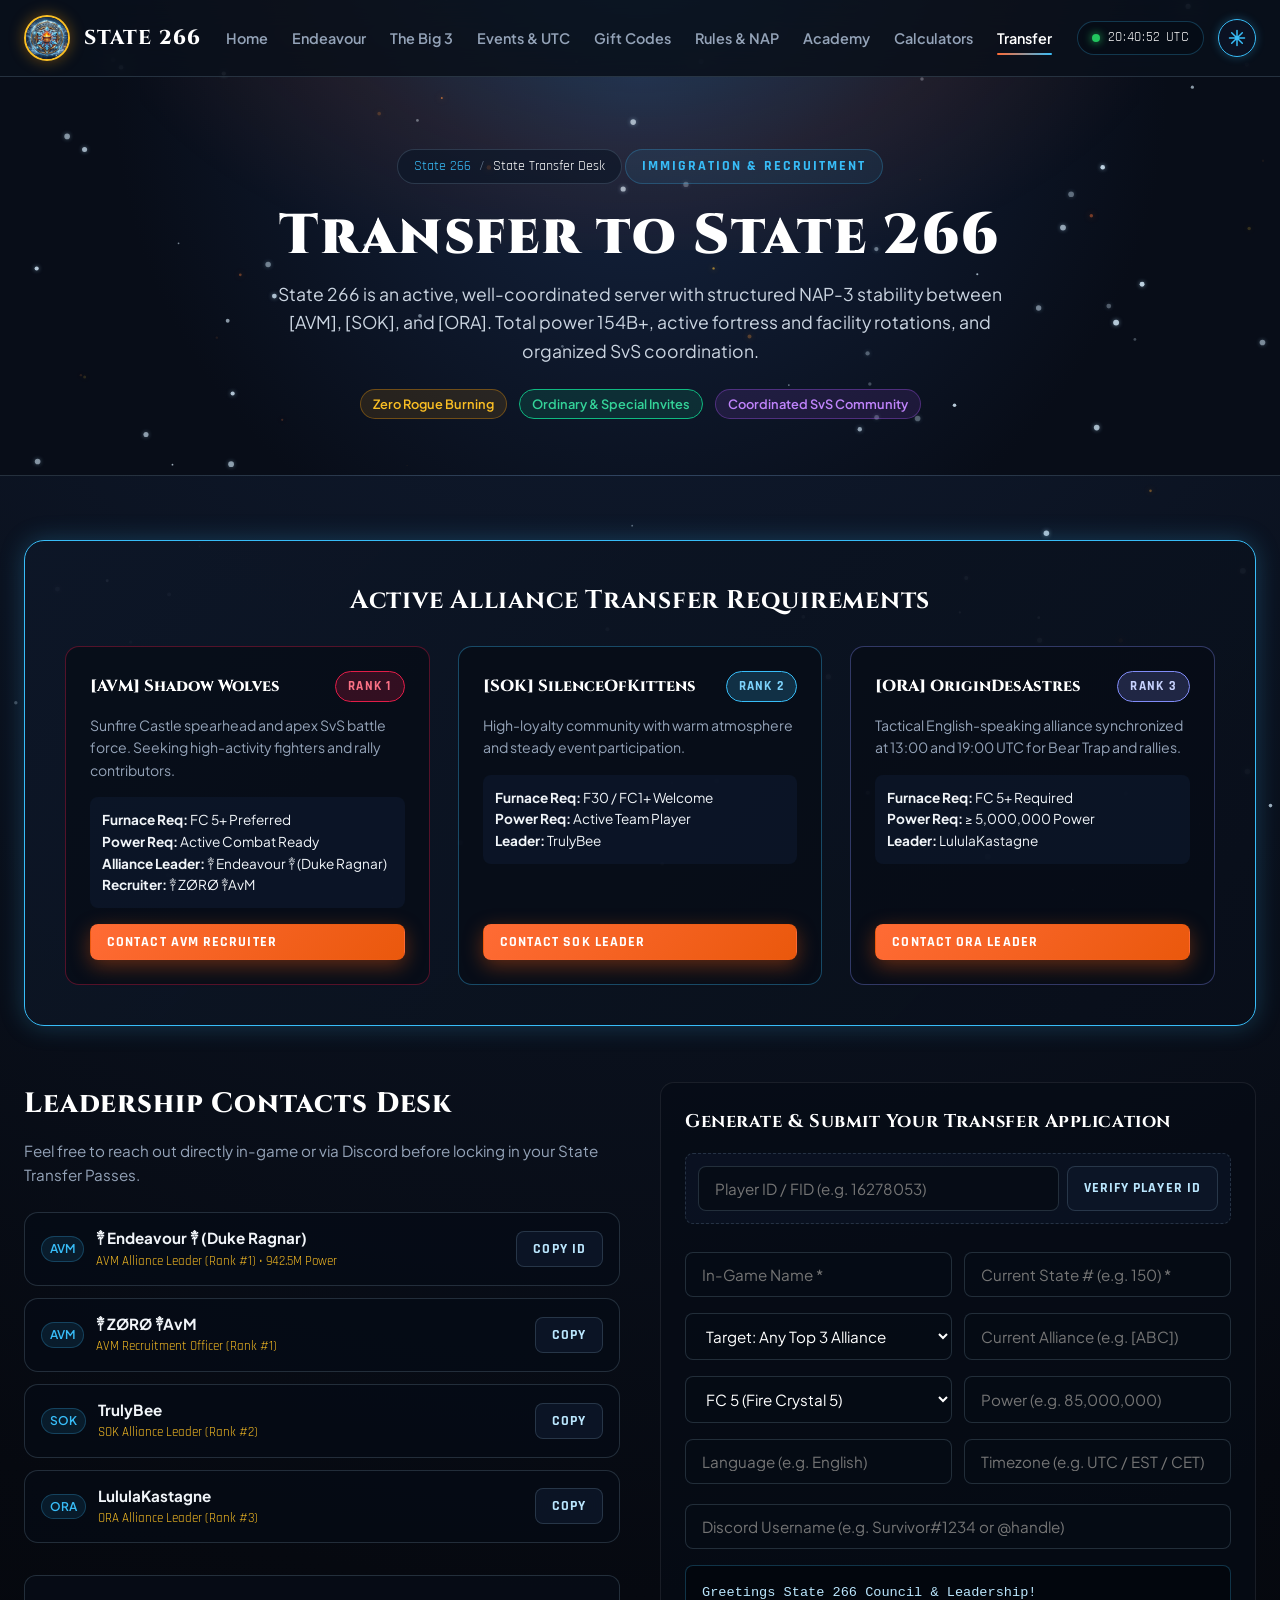
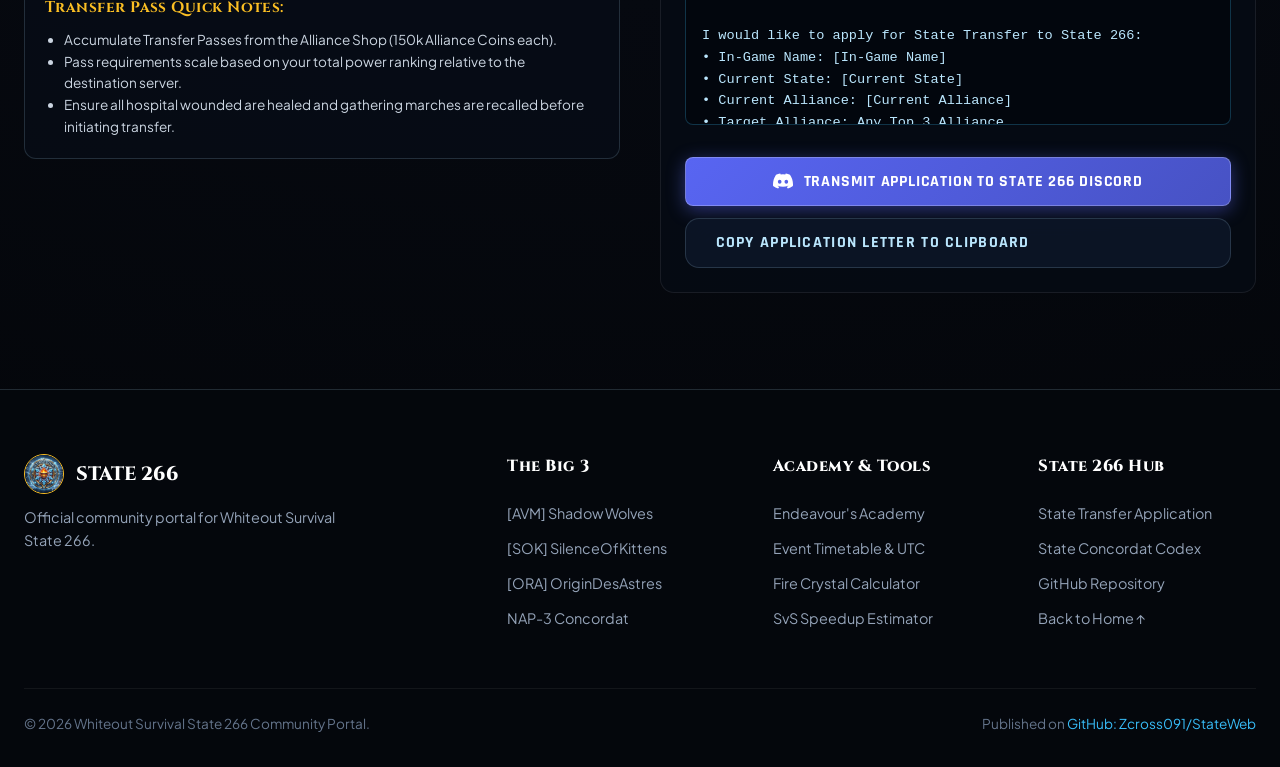
<file: transfer.html>
<!DOCTYPE html>
<html lang="en">
<head>
  <meta charset="UTF-8">
  <meta name="viewport" content="width=device-width, initial-scale=1.0">
  <title>State 266 Immigration & Transfer Portal | Whiteout Survival</title>
  
  <meta name="description" content="Apply for State Transfer to State 266. Check alliance requirements for AVM, SOK, and ORA, consult transfer officers, and generate your application letter.">
  <meta name="keywords" content="Whiteout Survival State Transfer, State 266 Transfer, AVM recruitment, SOK recruitment, ORA recruitment, Endeavour State Web">
  <meta property="og:title" content="State 266 Immigration & Transfer Portal">
  <meta property="og:description" content="Join State 266. A drama-free, 154B+ power haven protected by NAP-3.">
  <meta property="og:image" content="assets/images/hero_state266.jpg">

  <link rel="icon" type="image/jpeg" href="assets/images/state266_logo.jpg">
  <link rel="stylesheet" href="css/style.css">
</head>
<body>

  <!-- Fullscreen Particle Canvas -->
  <canvas id="snow-canvas"></canvas>
  <div class="top-glow-arc"></div>

  <!-- NAVIGATION -->
  <header class="site-nav">
    <div class="container nav-container">
      <a href="index.html" class="brand-wrap" id="nav-brand">
        <img src="assets/images/state266_logo.jpg" alt="State 266 Crest" class="brand-logo" width="46" height="46">
        <div class="brand-text-block">
          <span class="brand-title">STATE 266</span>
        </div>
      </a>

      <nav>
        <ul class="nav-links" id="nav-links-menu">
          <li><a href="index.html" class="nav-link">Home</a></li>
          <li><a href="index.html#mentor" class="nav-link">Endeavour</a></li>
          <li><a href="index.html#alliances" class="nav-link">The Big 3</a></li>
          <li><a href="index.html#timetable" class="nav-link">Events & UTC</a></li>
          <li><a href="index.html#gift-codes" class="nav-link">Gift Codes</a></li>
          <li><a href="rules.html" class="nav-link">Rules & NAP</a></li>
          <li><a href="academy.html" class="nav-link">Academy</a></li>
          <li><a href="calculators.html" class="nav-link">Calculators</a></li>
          <li><a href="transfer.html" class="nav-link active">Transfer</a></li>
        </ul>
      </nav>

      <div class="nav-actions">
        <div class="utc-clock-badge" title="Live Server Time">
          <span class="utc-dot"></span>
          <span id="utc-clock-time">00:00:00 UTC</span>
        </div>
        <button class="btn-icon-control active" id="btn-toggle-snow" title="Toggle Snow Particles" aria-label="Toggle snow animation">
          <svg width="18" height="18" viewBox="0 0 24 24" fill="none" stroke="currentColor" stroke-width="2" stroke-linecap="round" stroke-linejoin="round"><path d="M12 2v20M2 12h20M4.93 4.93l14.14 14.14M19.07 4.93L4.93 19.07"/></svg>
        </button>
        <button class="mobile-menu-btn" id="mobile-menu-toggle" aria-label="Toggle mobile menu">
          <svg width="24" height="24" viewBox="0 0 24 24" fill="none" stroke="currentColor" stroke-width="2"><path d="M4 6h16M4 12h16M4 18h16"/></svg>
        </button>
      </div>
    </div>
  </header>

  <!-- SUBPAGE HERO -->
  <section class="subpage-hero">
    <div class="container">
      <div class="breadcrumb-nav">
        <a href="index.html">State 266</a>
        <span class="breadcrumb-sep">/</span>
        <span style="color: #ffffff;">State Transfer Desk</span>
      </div>

      <span class="section-eyebrow" style="margin-bottom: 0.75rem;">Immigration & Recruitment</span>
      <h1 class="subpage-title">Transfer to State 266</h1>
      <p class="subpage-lead">
        State 266 is an active, well-coordinated server with structured NAP-3 stability between [AVM], [SOK], and [ORA]. Total power 154B+, active fortress and facility rotations, and organized SvS coordination.
      </p>

      <div style="display: flex; gap: 0.75rem; justify-content: center; flex-wrap: wrap;">
        <span class="tag-credential veteran">Zero Rogue Burning</span>
        <span class="tag-credential" style="background: rgba(16, 185, 129, 0.15); border-color: #10b981; color: #34d399;">Ordinary & Special Invites</span>
        <span class="tag-credential mod">Coordinated SvS Community</span>
      </div>
    </div>
  </section>

  <!-- TRANSFER CONTENT -->
  <main class="container" style="padding-top: 4rem; padding-bottom: 6rem;">
    
    <!-- ALLIANCE RECRUITMENT BENCHMARK MATRIX -->
    <div class="transfer-card" style="margin-bottom: 3.5rem;">
      <h3 style="font-size: 1.6rem; margin-bottom: 1.5rem; text-align: center;">Active Alliance Transfer Requirements</h3>
      
      <div class="alliance-cards-grid" style="margin-bottom: 0;">
        <!-- AVM Requirement Box -->
        <div style="background: rgba(6, 12, 22, 0.7); border: 1px solid rgba(225, 29, 72, 0.35); border-radius: 14px; padding: 1.5rem; display: flex; flex-direction: column;">
          <div style="display: flex; align-items: center; justify-content: space-between; margin-bottom: 0.75rem;">
            <span style="font-weight: 800; color: #ffffff; font-family: var(--font-heading);">[AVM] Shadow Wolves</span>
            <span class="article-enforcement-pill" style="background: rgba(225, 29, 72, 0.2); border-color: #e11d48; color: #fb7185;">Rank 1</span>
          </div>
          <p style="font-size: 0.88rem; color: #94a3b8; margin-bottom: 1rem;">
            Sunfire Castle spearhead and apex SvS battle force. Seeking high-activity fighters and rally contributors.
          </p>
          <div style="background: rgba(14, 25, 48, 0.6); padding: 0.75rem; border-radius: 8px; font-size: 0.85rem; margin-bottom: 1rem;">
            <div><strong>Furnace Req:</strong> FC 5+ Preferred</div>
            <div><strong>Power Req:</strong> Active Combat Ready</div>
            <div><strong>Alliance Leader:</strong> ༒ Endeavour ༒ (Duke Ragnar)</div>
            <div><strong>Recruiter:</strong> ༒ ZØRØ ༒AvM</div>
          </div>
          <button class="btn btn-sm btn-primary" style="margin-top: auto;" onclick="copyText('༒ ZØRØ ༒AvM', 'AVM Recruiter ID Copied!')">
            Contact AVM Recruiter
          </button>
        </div>

        <!-- SOK Requirement Box -->
        <div style="background: rgba(6, 12, 22, 0.7); border: 1px solid rgba(56, 189, 248, 0.35); border-radius: 14px; padding: 1.5rem; display: flex; flex-direction: column;">
          <div style="display: flex; align-items: center; justify-content: space-between; margin-bottom: 0.75rem;">
            <span style="font-weight: 800; color: #ffffff; font-family: var(--font-heading);">[SOK] SilenceOfKittens</span>
            <span class="article-enforcement-pill" style="background: rgba(56, 189, 248, 0.2); border-color: #38bdf8; color: #7dd3fc;">Rank 2</span>
          </div>
          <p style="font-size: 0.88rem; color: #94a3b8; margin-bottom: 1rem;">
            High-loyalty community with warm atmosphere and steady event participation.
          </p>
          <div style="background: rgba(14, 25, 48, 0.6); padding: 0.75rem; border-radius: 8px; font-size: 0.85rem; margin-bottom: 1rem;">
            <div><strong>Furnace Req:</strong> F30 / FC1+ Welcome</div>
            <div><strong>Power Req:</strong> Active Team Player</div>
            <div><strong>Leader:</strong> TrulyBee</div>
          </div>
          <button class="btn btn-sm btn-primary" style="margin-top: auto;" onclick="copyText('TrulyBee', 'SOK Leader ID Copied!')">
            Contact SOK Leader
          </button>
        </div>

        <!-- ORA Requirement Box -->
        <div style="background: rgba(6, 12, 22, 0.7); border: 1px solid rgba(129, 140, 248, 0.35); border-radius: 14px; padding: 1.5rem; display: flex; flex-direction: column;">
          <div style="display: flex; align-items: center; justify-content: space-between; margin-bottom: 0.75rem;">
            <span style="font-weight: 800; color: #ffffff; font-family: var(--font-heading);">[ORA] OriginDesAstres</span>
            <span class="article-enforcement-pill" style="background: rgba(129, 140, 248, 0.2); border-color: #818cf8; color: #c7d2fe;">Rank 3</span>
          </div>
          <p style="font-size: 0.88rem; color: #94a3b8; margin-bottom: 1rem;">
            Tactical English-speaking alliance synchronized at 13:00 and 19:00 UTC for Bear Trap and rallies.
          </p>
          <div style="background: rgba(14, 25, 48, 0.6); padding: 0.75rem; border-radius: 8px; font-size: 0.85rem; margin-bottom: 1rem;">
            <div><strong>Furnace Req:</strong> FC 5+ Required</div>
            <div><strong>Power Req:</strong> ≥ 5,000,000 Power</div>
            <div><strong>Leader:</strong> LululaKastagne</div>
          </div>
          <button class="btn btn-sm btn-primary" style="margin-top: auto;" onclick="copyText('LululaKastagne', 'ORA Leader ID Copied!')">
            Contact ORA Leader
          </button>
        </div>
      </div>
    </div>

    <!-- APPLICATION BUILDER & STATE CONTACTS -->
    <div class="transfer-grid">
      <div class="transfer-info">
        <h3>Leadership Contacts Desk</h3>
        <p>
          Feel free to reach out directly in-game or via Discord before locking in your State Transfer Passes.
        </p>

        <div class="transfer-contacts-list">
          <div class="contact-badge-item">
            <div class="contact-meta">
              <span class="tag-credential" style="padding: 0.15rem 0.5rem; font-size: 0.75rem;">AVM</span>
              <div>
                <div class="contact-name">༒ Endeavour ༒ (Duke Ragnar)</div>
                <div class="contact-role">AVM Alliance Leader (Rank #1) • 942.5M Power</div>
              </div>
            </div>
            <button class="btn btn-sm btn-secondary" onclick="copyText('16278053', 'Copied Endeavour ID: 16278053!')">Copy ID</button>
          </div>

          <div class="contact-badge-item">
            <div class="contact-meta">
              <span class="tag-credential" style="padding: 0.15rem 0.5rem; font-size: 0.75rem;">AVM</span>
              <div>
                <div class="contact-name">༒ ZØRØ ༒AvM</div>
                <div class="contact-role">AVM Recruitment Officer (Rank #1)</div>
              </div>
            </div>
            <button class="btn btn-sm btn-secondary" onclick="copyText('༒ ZØRØ ༒AvM', 'AVM Recruiter ID Copied!')">Copy</button>
          </div>

          <div class="contact-badge-item">
            <div class="contact-meta">
              <span class="tag-credential" style="padding: 0.15rem 0.5rem; font-size: 0.75rem;">SOK</span>
              <div>
                <div class="contact-name">TrulyBee</div>
                <div class="contact-role">SOK Alliance Leader (Rank #2)</div>
              </div>
            </div>
            <button class="btn btn-sm btn-secondary" onclick="copyText('TrulyBee', 'SOK Leader ID Copied!')">Copy</button>
          </div>

          <div class="contact-badge-item">
            <div class="contact-meta">
              <span class="tag-credential" style="padding: 0.15rem 0.5rem; font-size: 0.75rem;">ORA</span>
              <div>
                <div class="contact-name">LululaKastagne</div>
                <div class="contact-role">ORA Alliance Leader (Rank #3)</div>
              </div>
            </div>
            <button class="btn btn-sm btn-secondary" onclick="copyText('LululaKastagne', 'ORA Leader ID Copied!')">Copy</button>
          </div>
        </div>

        <!-- Transfer Pass FAQ -->
        <div style="margin-top: 2rem; background: rgba(8, 14, 26, 0.6); border: 1px solid var(--border-frost); border-radius: 12px; padding: 1.25rem;">
          <h5 style="color: var(--gold-bright); font-size: 0.95rem; margin-bottom: 0.5rem;">Transfer Pass Quick Notes:</h5>
          <ul style="margin-left: 1.2rem; font-size: 0.85rem; color: #cbd5e1; line-height: 1.6;">
            <li>Accumulate Transfer Passes from the Alliance Shop (150k Alliance Coins each).</li>
            <li>Pass requirements scale based on your total power ranking relative to the destination server.</li>
            <li>Ensure all hospital wounded are healed and gathering marches are recalled before initiating transfer.</li>
          </ul>
        </div>
      </div>

      <!-- Transfer Application Letter Builder -->
      <div class="transfer-form">
        <h4 style="font-size: 1.15rem; color: #ffffff;">Generate & Submit Your Transfer Application</h4>
        
        <!-- Player ID (FID) Lookup & Profile Verification -->
        <div class="fid-lookup-box">
          <input type="text" id="tf-fid" class="input-field" placeholder="Player ID / FID (e.g. 16278053)" style="flex: 1;">
          <button type="button" class="btn btn-sm btn-secondary" id="btn-lookup-fid" style="white-space: nowrap;">
            Verify Player ID
          </button>
        </div>
        <div id="verified-player-display" class="verified-player-card" style="display: none;"></div>

        <div style="display: grid; grid-template-columns: 1fr 1fr; gap: 0.75rem;">
          <input type="text" id="tf-player-name" class="input-field" placeholder="In-Game Name *" required>
          <input type="text" id="tf-origin-state" class="input-field" placeholder="Current State # (e.g. 150) *" required>
        </div>

        <div style="display: grid; grid-template-columns: 1fr 1fr; gap: 0.75rem;">
          <select id="tf-alliance-pref" class="input-field">
            <option value="[AVM] Shadow Wolves">Target: [AVM] Shadow Wolves</option>
            <option value="[SOK] SilenceOfKittens">Target: [SOK] SilenceOfKittens</option>
            <option value="[ORA] OriginDesAstres">Target: [ORA] OriginDesAstres</option>
            <option value="Any Top 3 Alliance" selected>Target: Any Top 3 Alliance</option>
          </select>
          <input type="text" id="tf-current-alliance" class="input-field" placeholder="Current Alliance (e.g. [ABC])">
        </div>

        <div style="display: grid; grid-template-columns: 1fr 1fr; gap: 0.75rem;">
          <select id="tf-furnace" class="input-field">
            <option value="Furnace 30">Furnace 30</option>
            <option value="FC 1">FC 1</option>
            <option value="FC 2">FC 2</option>
            <option value="FC 3">FC 3</option>
            <option value="FC 4">FC 4</option>
            <option value="FC 5" selected>FC 5 (Fire Crystal 5)</option>
            <option value="FC 6">FC 6</option>
            <option value="FC 7">FC 7</option>
            <option value="FC 8+">FC 8+</option>
            <option value="FC 10">FC 10 (Apex Tier)</option>
          </select>
          <input type="text" id="tf-power" class="input-field" placeholder="Power (e.g. 85,000,000)">
        </div>

        <div style="display: grid; grid-template-columns: 1fr 1fr; gap: 0.75rem;">
          <input type="text" id="tf-language" class="input-field" placeholder="Language (e.g. English)">
          <input type="text" id="tf-tz" class="input-field" placeholder="Timezone (e.g. UTC / EST / CET)">
        </div>

        <input type="text" id="tf-discord" class="input-field" placeholder="Discord Username (e.g. Survivor#1234 or @handle)" style="margin-top: 0.25rem;">

        <div class="output-letter-preview" id="tf-letter-output">
          <!-- Dynamically generated letter -->
        </div>

        <div class="transfer-btn-group" style="display: flex; flex-direction: column; gap: 0.75rem; margin-top: 1rem;">
          <button type="button" class="btn btn-discord" id="btn-send-discord">
            <svg width="20" height="20" viewBox="0 0 24 24" fill="currentColor" style="flex-shrink:0;">
              <path d="M20.317 4.37a19.791 19.791 0 0 0-4.885-1.515.074.074 0 0 0-.079.037c-.21.375-.444.864-.608 1.25a18.27 18.27 0 0 0-5.487 0 12.64 12.64 0 0 0-.617-1.25.077.077 0 0 0-.079-.037A19.736 19.736 0 0 0 3.677 4.37a.07.07 0 0 0-.032.027C.533 9.046-.32 13.58.099 18.057a.082.082 0 0 0 .031.057 19.9 19.9 0 0 0 5.993 3.03.078.078 0 0 0 .084-.028c.462-.63.874-1.295 1.226-1.994.021-.041.001-.09-.041-.106a13.107 13.107 0 0 1-1.872-.892.077.077 0 0 1-.008-.128 10.2 10.2 0 0 0 .372-.292.074.074 0 0 1 .077-.01c3.929 1.793 8.18 1.793 12.061 0a.074.074 0 0 1 .078.01c.12.098.246.198.373.292a.077.077 0 0 1-.006.127 12.299 12.299 0 0 1-1.873.893.077.077 0 0 0-.041.107c.36.698.772 1.362 1.225 1.993a.076.076 0 0 0 .084.028 19.839 19.839 0 0 0 6.002-3.03.077.077 0 0 0 .032-.054c.5-5.177-.838-9.674-3.549-13.66a.061.061 0 0 0-.031-.028zM8.02 15.33c-1.183 0-2.157-1.085-2.157-2.419 0-1.333.956-2.419 2.157-2.419 1.21 0 2.176 1.096 2.157 2.42 0 1.333-.956 2.418-2.157 2.418zm7.975 0c-1.183 0-2.157-1.085-2.157-2.419 0-1.333.955-2.419 2.157-2.419 1.21 0 2.176 1.096 2.157 2.42 0 1.333-.946 2.418-2.157 2.418z"/>
            </svg>
            <span>Transmit Application to State 266 Discord</span>
          </button>
          <button type="button" class="btn btn-secondary" id="btn-copy-transfer">
            Copy Application Letter to Clipboard
          </button>
        </div>
        <div id="tf-status-msg" class="transfer-status-msg" style="display:none;"></div>
      </div>
    </div>
  </main>

  <!-- FOOTER -->
  <footer class="site-footer">
    <div class="container">
      <div class="footer-grid">
        <div class="footer-brand">
          <div style="display: flex; align-items: center; gap: 0.75rem;">
            <img src="assets/images/state266_logo.jpg" alt="State 266" style="width: 40px; height: 40px; border-radius: 50%; border: 1px solid var(--gold-bright);">
            <span style="font-family: var(--font-heading); font-size: 1.2rem; font-weight: 800; color: #ffffff;">STATE 266</span>
          </div>
          <p>
            Official community portal for Whiteout Survival State 266.
          </p>
        </div>

        <div class="footer-col">
          <h5>The Big 3</h5>
          <ul>
            <li><a href="index.html#card-avm">[AVM] Shadow Wolves</a></li>
            <li><a href="index.html#card-sok">[SOK] SilenceOfKittens</a></li>
            <li><a href="index.html#card-ora">[ORA] OriginDesAstres</a></li>
            <li><a href="rules.html">NAP-3 Concordat</a></li>
          </ul>
        </div>

        <div class="footer-col">
          <h5>Academy & Tools</h5>
          <ul>
            <li><a href="academy.html">Endeavour's Academy</a></li>
            <li><a href="index.html#timetable">Event Timetable & UTC</a></li>
            <li><a href="calculators.html">Fire Crystal Calculator</a></li>
            <li><a href="calculators.html">SvS Speedup Estimator</a></li>
          </ul>
        </div>

        <div class="footer-col">
          <h5>State 266 Hub</h5>
          <ul>
            <li><a href="transfer.html">State Transfer Application</a></li>
            <li><a href="rules.html">State Concordat Codex</a></li>
            <li><a href="https://github.com/Zcross091/StateWeb" target="_blank" rel="noopener">GitHub Repository</a></li>
            <li><a href="index.html">Back to Home ↑</a></li>
          </ul>
        </div>
      </div>

      <div class="footer-bottom">
        <div>
          © 2026 Whiteout Survival State 266 Community Portal.
        </div>
        <div>
          Published on <a href="https://github.com/Zcross091/StateWeb" target="_blank" rel="noopener" style="color: var(--frost-cyan); text-decoration: none;">GitHub: Zcross091/StateWeb</a>
        </div>
      </div>
    </div>
  </footer>

  <!-- TOAST NOTIFICATION POPUP -->
  <div class="toast-notice" id="toast-notice">
    <span class="toast-icon">✓</span>
    <span class="toast-msg">Copied to clipboard</span>
  </div>

  <script src="js/snow.js"></script>
  <script src="js/app.js"></script>
</body>
</html>
</file>
<file: css/style.css>
/* ==========================================================================
   Whiteout Survival - State 266 Official Portal Design System
   State 266 Official Portal • AVM • SOK • ORA
   ========================================================================== */

@import url('https://fonts.googleapis.com/css2?family=Cinzel:wght@600;700;800;900&family=Plus+Jakarta+Sans:wght@300;400;500;600;700;800&family=Rajdhani:wght@500;600;700&display=swap');

:root {
  /* Color Palette - Frost, Furnace Embers, and Royal Gold */
  --bg-deep: #060910;
  --bg-card: rgba(14, 23, 40, 0.78);
  --bg-card-hover: rgba(22, 36, 62, 0.88);
  --bg-glass: rgba(10, 18, 32, 0.65);
  --bg-input: rgba(6, 12, 22, 0.85);

  --text-main: #f1f5f9;
  --text-muted: #94a3b8;
  --text-dim: #64748b;
  --text-highlight: #ffffff;

  --frost-cyan: #38bdf8;
  --frost-light: #bae6fd;
  --frost-glow: rgba(56, 189, 248, 0.35);

  --furnace-fire: #ff6b35;
  --furnace-amber: #f59e0b;
  --furnace-glow: rgba(255, 107, 53, 0.45);

  --gold-primary: #f59e0b;
  --gold-bright: #fbbf24;
  --gold-glow: rgba(245, 158, 11, 0.35);

  --border-frost: rgba(186, 230, 253, 0.16);
  --border-frost-hover: rgba(56, 189, 248, 0.45);
  --border-gold: rgba(245, 158, 11, 0.4);

  /* Alliance specific badges */
  --avm-crimson: #e11d48;
  --avm-gold: #fbbf24;
  --sok-blue: #0284c7;
  --sok-cyan: #38bdf8;
  --ora-sapphire: #4f46e5;
  --ora-celestial: #818cf8;

  /* Typography */
  --font-heading: 'Cinzel', serif;
  --font-tactical: 'Rajdhani', sans-serif;
  --font-body: 'Plus Jakarta Sans', -apple-system, BlinkMacSystemFont, sans-serif;

  /* Elevations & Effects */
  --shadow-sm: 0 4px 12px rgba(0, 0, 0, 0.35);
  --shadow-md: 0 8px 24px rgba(0, 0, 0, 0.45);
  --shadow-lg: 0 16px 40px rgba(0, 0, 0, 0.6);
  --shadow-glow-frost: 0 0 25px rgba(56, 189, 248, 0.25);
  --shadow-glow-ember: 0 0 25px rgba(255, 107, 53, 0.25);
  --blur-glass: blur(14px);
  --radius-sm: 8px;
  --radius-md: 14px;
  --radius-lg: 20px;
  --radius-full: 9999px;

  --transition-fast: 0.2s cubic-bezier(0.16, 1, 0.3, 1);
  --transition-smooth: 0.35s cubic-bezier(0.16, 1, 0.3, 1);
}

/* Reset & Box Sizing */
*, *::before, *::after {
  box-sizing: border-box;
  margin: 0;
  padding: 0;
}

html {
  scroll-behavior: smooth;
  font-size: 16px;
  background-color: var(--bg-deep);
}

body {
  font-family: var(--font-body);
  color: var(--text-main);
  background: radial-gradient(circle at 50% 0%, #111d33 0%, #060910 65%, #030508 100%);
  min-height: 100vh;
  line-height: 1.6;
  overflow-x: hidden;
  position: relative;
  -webkit-font-smoothing: antialiased;
}

/* Fullscreen Background Canvas for Particles */
#snow-canvas {
  position: fixed;
  top: 0;
  left: 0;
  width: 100vw;
  height: 100vh;
  pointer-events: none;
  z-index: 1;
}

/* Top Glow Arc */
.top-glow-arc {
  position: absolute;
  top: 0;
  left: 50%;
  transform: translateX(-50%);
  width: 1000px;
  max-width: 95vw;
  height: 250px;
  background: radial-gradient(ellipse at 50% -20%, rgba(56, 189, 248, 0.18), rgba(255, 107, 53, 0.08) 50%, transparent 80%);
  pointer-events: none;
  z-index: 2;
}

/* Container */
.container {
  width: 100%;
  max-width: 1280px;
  margin: 0 auto;
  padding: 0 1.5rem;
  position: relative;
  z-index: 10;
}

/* Typography Helpers */
h1, h2, h3, h4, h5 {
  font-family: var(--font-heading);
  letter-spacing: 0.03em;
  color: var(--text-highlight);
}

.tactical-font {
  font-family: var(--font-tactical);
  letter-spacing: 0.05em;
  text-transform: uppercase;
}

/* Section Header Component */
.section-header {
  text-align: center;
  margin-bottom: 3rem;
  position: relative;
}

.section-eyebrow {
  display: inline-flex;
  align-items: center;
  gap: 0.5rem;
  font-family: var(--font-tactical);
  font-size: 0.85rem;
  font-weight: 700;
  letter-spacing: 0.15em;
  text-transform: uppercase;
  color: var(--frost-cyan);
  background: rgba(56, 189, 248, 0.08);
  border: 1px solid rgba(56, 189, 248, 0.25);
  padding: 0.35rem 1rem;
  border-radius: var(--radius-full);
  margin-bottom: 1rem;
}

.section-title {
  font-size: clamp(1.8rem, 3.5vw, 2.75rem);
  font-weight: 800;
  margin-bottom: 0.75rem;
  background: linear-gradient(180deg, #ffffff 30%, #cbd5e1 100%);
  -webkit-background-clip: text;
  -webkit-text-fill-color: transparent;
}

.section-subtitle {
  color: var(--text-muted);
  max-width: 680px;
  margin: 0 auto;
  font-size: 1.05rem;
}

/* ==========================================================================
   NAVIGATION BAR
   ========================================================================== */
.site-nav {
  position: sticky;
  top: 0;
  width: 100%;
  z-index: 100;
  background: rgba(8, 14, 24, 0.8);
  backdrop-filter: var(--blur-glass);
  -webkit-backdrop-filter: var(--blur-glass);
  border-bottom: 1px solid var(--border-frost);
  transition: all var(--transition-fast);
}

.nav-container {
  display: flex;
  align-items: center;
  justify-content: space-between;
  height: 76px;
}

.brand-wrap {
  display: flex;
  align-items: center;
  gap: 0.85rem;
  text-decoration: none;
}

.brand-logo {
  width: 46px;
  height: 46px;
  border-radius: 50%;
  object-fit: cover;
  border: 2px solid var(--gold-bright);
  box-shadow: 0 0 15px rgba(245, 158, 11, 0.4);
}

.brand-text-block {
  display: flex;
  flex-direction: column;
  justify-content: center;
}

.brand-title {
  font-family: var(--font-heading);
  font-size: 1.25rem;
  font-weight: 800;
  color: #ffffff;
  line-height: 1;
  letter-spacing: 0.06em;
}

.nav-links {
  display: flex;
  align-items: center;
  gap: 1.5rem;
  list-style: none;
}

.nav-link {
  color: var(--text-muted);
  text-decoration: none;
  font-weight: 600;
  font-size: 0.9rem;
  transition: color var(--transition-fast);
  position: relative;
  padding: 0.5rem 0;
}

.nav-link:hover, .nav-link.active {
  color: #ffffff;
}

.nav-link::after {
  content: '';
  position: absolute;
  bottom: 0;
  left: 0;
  width: 0;
  height: 2px;
  background: linear-gradient(90deg, var(--furnace-fire), var(--frost-cyan));
  transition: width var(--transition-fast);
  border-radius: 2px;
}

.nav-link:hover::after, .nav-link.active::after {
  width: 100%;
}

.nav-actions {
  display: flex;
  align-items: center;
  gap: 0.85rem;
}

/* UTC Pill Widget */
.utc-clock-badge {
  display: flex;
  align-items: center;
  gap: 0.5rem;
  background: rgba(6, 12, 22, 0.7);
  border: 1px solid rgba(56, 189, 248, 0.25);
  border-radius: var(--radius-full);
  padding: 0.35rem 0.85rem;
  font-family: var(--font-tactical);
  font-size: 0.85rem;
  color: var(--text-highlight);
  letter-spacing: 0.05em;
}

.utc-dot {
  width: 8px;
  height: 8px;
  border-radius: 50%;
  background: #22c55e;
  box-shadow: 0 0 8px #22c55e;
  animation: pulse-dot 2s infinite ease-in-out;
}

@keyframes pulse-dot {
  0%, 100% { opacity: 1; transform: scale(1); }
  50% { opacity: 0.4; transform: scale(0.85); }
}

.btn-icon-control {
  background: rgba(14, 23, 40, 0.6);
  border: 1px solid var(--border-frost);
  color: var(--text-muted);
  width: 38px;
  height: 38px;
  border-radius: 50%;
  display: inline-flex;
  align-items: center;
  justify-content: center;
  cursor: pointer;
  transition: all var(--transition-fast);
}

.btn-icon-control:hover {
  color: #ffffff;
  border-color: var(--frost-cyan);
  background: rgba(56, 189, 248, 0.12);
}

.btn-icon-control.active {
  color: var(--frost-cyan);
  border-color: var(--frost-cyan);
  box-shadow: 0 0 10px rgba(56, 189, 248, 0.3);
}

.mobile-menu-btn {
  display: none;
  background: transparent;
  border: none;
  color: var(--text-main);
  cursor: pointer;
  padding: 0.5rem;
}

/* ==========================================================================
   HERO SECTION
   ========================================================================== */
.hero-section {
  position: relative;
  min-height: 90vh;
  display: flex;
  align-items: center;
  padding: 5rem 0 4rem;
  background-size: cover;
  background-position: center top;
  background-repeat: no-repeat;
  overflow: hidden;
}

.hero-overlay {
  position: absolute;
  inset: 0;
  background: linear-gradient(180deg, 
    rgba(6, 9, 16, 0.72) 0%, 
    rgba(6, 9, 16, 0.85) 60%, 
    rgba(6, 9, 16, 0.98) 100%
  );
  backdrop-filter: blur(2px);
  z-index: 2;
}

.hero-content {
  position: relative;
  z-index: 5;
  display: flex;
  flex-direction: column;
  align-items: center;
  text-align: center;
  max-width: 960px;
  margin: 0 auto;
}

.state-crest-badge {
  display: inline-flex;
  align-items: center;
  gap: 0.75rem;
  background: rgba(14, 23, 40, 0.85);
  border: 1px solid var(--border-gold);
  border-radius: var(--radius-full);
  padding: 0.4rem 1.2rem;
  margin-bottom: 1.5rem;
  box-shadow: 0 4px 20px rgba(0, 0, 0, 0.5);
  animation: float-gentle 4s ease-in-out infinite;
}

@keyframes float-gentle {
  0%, 100% { transform: translateY(0); }
  50% { transform: translateY(-6px); }
}

.crest-icon-mini {
  width: 26px;
  height: 26px;
  border-radius: 50%;
  object-fit: cover;
}

.crest-text {
  font-family: var(--font-tactical);
  font-weight: 700;
  font-size: 0.95rem;
  letter-spacing: 0.12em;
  color: var(--gold-bright);
}

.hero-title {
  font-size: clamp(2.5rem, 6vw, 4.5rem);
  font-weight: 900;
  line-height: 1.08;
  margin-bottom: 1.25rem;
  text-shadow: 0 4px 30px rgba(0, 0, 0, 0.8);
}

.hero-title .state-number {
  background: linear-gradient(135deg, #ffd700 0%, #ff8c00 50%, #ff4500 100%);
  -webkit-background-clip: text;
  -webkit-text-fill-color: transparent;
  filter: drop-shadow(0 0 20px rgba(255, 140, 0, 0.5));
}

.hero-lead {
  font-size: clamp(1.1rem, 2vw, 1.35rem);
  color: #e2e8f0;
  max-width: 780px;
  margin-bottom: 2.25rem;
  font-weight: 400;
  text-shadow: 0 2px 10px rgba(0, 0, 0, 0.7);
}

.hero-lead strong {
  color: var(--frost-light);
}

.hero-cta-group {
  display: flex;
  flex-wrap: wrap;
  gap: 1rem;
  justify-content: center;
  margin-bottom: 3.5rem;
}

/* Button System */
.btn {
  display: inline-flex;
  align-items: center;
  gap: 0.65rem;
  font-family: var(--font-tactical);
  font-size: 1rem;
  font-weight: 700;
  letter-spacing: 0.08em;
  text-transform: uppercase;
  text-decoration: none;
  padding: 0.85rem 1.85rem;
  border-radius: var(--radius-md);
  cursor: pointer;
  transition: all var(--transition-fast);
  border: 1px solid transparent;
  position: relative;
  overflow: hidden;
}

.btn-primary {
  background: linear-gradient(135deg, #ff6b35 0%, #ea580c 100%);
  color: #ffffff;
  box-shadow: 0 6px 20px rgba(234, 88, 12, 0.4);
}

.btn-primary:hover {
  background: linear-gradient(135deg, #ff7e4f 0%, #f97316 100%);
  transform: translateY(-2px);
  box-shadow: 0 10px 28px rgba(234, 88, 12, 0.55);
}

.btn-secondary {
  background: rgba(14, 23, 40, 0.85);
  color: var(--frost-light);
  border-color: var(--border-frost);
  backdrop-filter: var(--blur-glass);
}

.btn-secondary:hover {
  background: rgba(22, 36, 62, 0.95);
  border-color: var(--frost-cyan);
  color: #ffffff;
  transform: translateY(-2px);
  box-shadow: var(--shadow-glow-frost);
}

.btn-gold {
  background: linear-gradient(135deg, #d97706 0%, #b45309 100%);
  color: #ffffff;
  border-color: var(--gold-bright);
}

.btn-gold:hover {
  background: linear-gradient(135deg, #f59e0b 0%, #d97706 100%);
  transform: translateY(-2px);
  box-shadow: 0 8px 24px rgba(245, 158, 11, 0.45);
}

.btn-sm {
  padding: 0.5rem 1rem;
  font-size: 0.85rem;
  border-radius: var(--radius-sm);
}

/* Hero Stats Ticker */
.hero-stats-grid {
  display: grid;
  grid-template-columns: repeat(4, 1fr);
  gap: 1.25rem;
  width: 100%;
}

.stat-card {
  background: var(--bg-card);
  backdrop-filter: var(--blur-glass);
  border: 1px solid var(--border-frost);
  border-radius: var(--radius-md);
  padding: 1.25rem 1rem;
  text-align: center;
  transition: transform var(--transition-fast), border-color var(--transition-fast);
}

.stat-card:hover {
  transform: translateY(-3px);
  border-color: var(--frost-cyan);
}

.stat-val {
  font-family: var(--font-tactical);
  font-size: clamp(1.4rem, 2.5vw, 2.1rem);
  font-weight: 800;
  color: #ffffff;
  line-height: 1.1;
  margin-bottom: 0.25rem;
}

.stat-val.gold {
  color: var(--gold-bright);
  text-shadow: 0 0 12px rgba(245, 158, 11, 0.35);
}

.stat-label {
  font-size: 0.8rem;
  color: var(--text-muted);
  text-transform: uppercase;
  letter-spacing: 0.05em;
  font-weight: 600;
}

/* ==========================================================================
   ENDEAVOUR MENTOR CHRONICLE SECTION
   ========================================================================== */
.mentor-section {
  padding: 6rem 0;
  position: relative;
}

.mentor-card {
  display: grid;
  grid-template-columns: 360px 1fr;
  gap: 2.5rem;
  background: linear-gradient(135deg, rgba(14, 23, 40, 0.92) 0%, rgba(9, 15, 26, 0.92) 100%);
  border: 1px solid rgba(245, 158, 11, 0.35);
  border-radius: var(--radius-lg);
  padding: 2.5rem;
  box-shadow: 0 20px 50px rgba(0, 0, 0, 0.5);
  position: relative;
  overflow: hidden;
}

.mentor-card::before {
  content: '';
  position: absolute;
  top: 0;
  left: 0;
  width: 100%;
  height: 4px;
  background: linear-gradient(90deg, var(--furnace-fire), var(--gold-bright), var(--frost-cyan));
}

.mentor-visual {
  position: relative;
  display: flex;
  flex-direction: column;
  align-items: center;
}

.mentor-avatar-frame {
  position: relative;
  width: 100%;
  max-width: 320px;
  aspect-ratio: 1;
  border-radius: var(--radius-lg);
  overflow: hidden;
  border: 2px solid var(--gold-bright);
  box-shadow: 0 10px 30px rgba(0, 0, 0, 0.6), 0 0 20px rgba(245, 158, 11, 0.25);
}

.mentor-avatar-img {
  width: 100%;
  height: 100%;
  object-fit: cover;
  transition: transform var(--transition-smooth);
}

.mentor-avatar-frame:hover .mentor-avatar-img {
  transform: scale(1.04);
}

.mentor-badge-ribbon {
  position: absolute;
  bottom: 12px;
  left: 50%;
  transform: translateX(-50%);
  background: rgba(10, 16, 28, 0.92);
  border: 1px solid var(--gold-bright);
  border-radius: var(--radius-full);
  padding: 0.35rem 1rem;
  display: flex;
  align-items: center;
  gap: 0.4rem;
  white-space: nowrap;
  font-family: var(--font-tactical);
  font-size: 0.85rem;
  font-weight: 700;
  color: var(--gold-bright);
  box-shadow: 0 4px 15px rgba(0, 0, 0, 0.6);
}

.mentor-details {
  display: flex;
  flex-direction: column;
  justify-content: center;
}

.mentor-credentials {
  display: flex;
  flex-wrap: wrap;
  gap: 0.5rem;
  margin-bottom: 1rem;
}

.tag-credential {
  display: inline-flex;
  align-items: center;
  gap: 0.35rem;
  background: rgba(56, 189, 248, 0.1);
  border: 1px solid rgba(56, 189, 248, 0.25);
  color: var(--frost-cyan);
  font-size: 0.8rem;
  font-weight: 600;
  padding: 0.25rem 0.75rem;
  border-radius: var(--radius-full);
}

.tag-credential.mod {
  background: rgba(168, 85, 247, 0.12);
  border-color: rgba(168, 85, 247, 0.35);
  color: #c084fc;
}

.tag-credential.veteran {
  background: rgba(245, 158, 11, 0.12);
  border-color: rgba(245, 158, 11, 0.35);
  color: var(--gold-bright);
}

.mentor-name {
  font-size: clamp(2rem, 3.5vw, 2.75rem);
  font-weight: 900;
  margin-bottom: 0.35rem;
}

.mentor-role-title {
  font-family: var(--font-tactical);
  font-size: 1.1rem;
  color: var(--gold-bright);
  margin-bottom: 1.25rem;
  font-weight: 700;
  letter-spacing: 0.05em;
}

.mentor-quote {
  font-size: 1.05rem;
  color: #cbd5e1;
  line-height: 1.7;
  margin-bottom: 1.5rem;
  position: relative;
  padding-left: 1.25rem;
  border-left: 3px solid var(--furnace-fire);
}

.mentor-highlights-grid {
  display: grid;
  grid-template-columns: repeat(3, 1fr);
  gap: 1rem;
  margin-bottom: 1.75rem;
}

.mentor-highlight-box {
  background: rgba(8, 14, 24, 0.6);
  border: 1px solid rgba(255, 255, 255, 0.08);
  border-radius: var(--radius-sm);
  padding: 0.85rem;
}

.mentor-highlight-box h5 {
  font-size: 0.85rem;
  color: var(--frost-light);
  margin-bottom: 0.2rem;
}

.mentor-highlight-box p {
  font-size: 0.8rem;
  color: var(--text-muted);
}

/* ==========================================================================
   AUTHENTIC IN-GAME PLAYER PROFILE CARD REPLICA
   ========================================================================== */
.profile-card-replica {
  background: linear-gradient(135deg, #1c264a 0%, #111a33 100%);
  border: 2px solid #364875;
  border-radius: 18px;
  padding: 1.25rem;
  box-shadow: 0 16px 36px rgba(0, 0, 0, 0.65), inset 0 1px 0 rgba(255, 255, 255, 0.12);
  display: grid;
  grid-template-columns: 130px 1fr;
  gap: 1.25rem;
  align-items: center;
  position: relative;
  margin-bottom: 1.5rem;
}

.replica-avatar-col {
  display: flex;
  flex-direction: column;
  align-items: center;
  position: relative;
}

.replica-frame-wrap {
  position: relative;
  width: 104px;
  height: 104px;
}

.replica-avatar-img {
  width: 100%;
  height: 100%;
  border-radius: 14px;
  object-fit: cover;
  border: 2px solid #8b5cf6;
  box-shadow: 0 0 15px rgba(139, 92, 246, 0.5);
}

.replica-frame-decor {
  position: absolute;
  top: -8px;
  left: -8px;
  right: -8px;
  bottom: -8px;
  border: 2px solid #f97316;
  border-radius: 18px;
  pointer-events: none;
  box-shadow: 0 0 10px rgba(249, 115, 22, 0.4);
}

.decor-pumpkin {
  position: absolute;
  bottom: -8px;
  right: -8px;
  font-size: 1.35rem;
  filter: drop-shadow(0 2px 6px rgba(0, 0, 0, 0.8));
}

.decor-pot {
  position: absolute;
  top: -8px;
  left: -8px;
  font-size: 1.15rem;
  filter: drop-shadow(0 2px 6px rgba(0, 0, 0, 0.8));
}

.decor-broom {
  position: absolute;
  top: -6px;
  right: -6px;
  font-size: 1.15rem;
}

.replica-title-badge {
  background: linear-gradient(180deg, #1e3a6a 0%, #0d1e3a 100%);
  border: 1px solid #38bdf8;
  color: #fbbf24;
  border-radius: var(--radius-full);
  font-family: var(--font-tactical);
  font-size: 0.82rem;
  font-weight: 700;
  padding: 0.2rem 0.75rem;
  display: inline-flex;
  align-items: center;
  gap: 0.35rem;
  margin-top: 0.65rem;
  box-shadow: 0 2px 8px rgba(0, 0, 0, 0.4);
}

.replica-stamina-bar {
  background: #16a34a;
  border: 1px solid #22c55e;
  border-radius: var(--radius-full);
  color: #ffffff;
  font-family: var(--font-tactical);
  font-size: 0.78rem;
  font-weight: 700;
  padding: 0.15rem 0.6rem;
  margin-top: 0.45rem;
  display: flex;
  align-items: center;
  gap: 0.3rem;
}

.replica-info-col {
  display: flex;
  flex-direction: column;
}

.replica-name-bar {
  background: rgba(14, 25, 48, 0.7);
  border: 1px solid rgba(255, 255, 255, 0.12);
  border-radius: var(--radius-sm);
  padding: 0.4rem 0.75rem;
  display: flex;
  justify-content: space-between;
  align-items: center;
  margin-bottom: 0.5rem;
}

.replica-player-name {
  font-family: var(--font-heading);
  font-size: 1.15rem;
  font-weight: 800;
  color: #ffffff;
  letter-spacing: 0.05em;
}

.replica-id-row {
  display: flex;
  align-items: center;
  gap: 0.5rem;
  font-family: var(--font-tactical);
  font-size: 0.95rem;
  color: #cbd5e1;
  margin-bottom: 0.5rem;
}

.btn-mini-copy {
  background: transparent;
  border: none;
  color: #38bdf8;
  cursor: pointer;
  font-size: 1rem;
  padding: 0 0.25rem;
  transition: transform 0.15s;
}

.btn-mini-copy:hover {
  transform: scale(1.2);
}

.replica-stats-grid {
  display: grid;
  grid-template-columns: 1fr 1fr;
  gap: 0.35rem 1rem;
  font-size: 0.88rem;
}

.replica-stat-item {
  display: flex;
  align-items: center;
  gap: 0.4rem;
  color: #e2e8f0;
}

.replica-stat-val {
  font-weight: 800;
  font-family: var(--font-tactical);
  font-size: 1rem;
}

.replica-furnace-badge {
  position: absolute;
  top: 1.25rem;
  right: 1.25rem;
  background: linear-gradient(135deg, #b91c1c 0%, #7f1d1d 100%);
  border: 2px solid #ef4444;
  border-radius: 8px;
  padding: 0.3rem 0.6rem;
  display: flex;
  align-items: center;
  gap: 0.4rem;
  color: #ffffff;
  font-family: var(--font-tactical);
  font-weight: 800;
  font-size: 0.95rem;
  box-shadow: 0 0 12px rgba(239, 68, 68, 0.4);
}

.replica-initial-state-pill {
  position: absolute;
  bottom: 0.85rem;
  right: 1.25rem;
  background: rgba(14, 25, 48, 0.85);
  border: 1px solid rgba(56, 189, 248, 0.3);
  color: #93c5fd;
  border-radius: var(--radius-full);
  font-size: 0.75rem;
  font-family: var(--font-tactical);
  padding: 0.15rem 0.65rem;
  display: flex;
  align-items: center;
  gap: 0.35rem;
}

/* ==========================================================================
   THE BIG 3 ALLIANCES SECTION (AVM, SOK, ORA)
   ========================================================================== */
.alliances-section {
  padding: 6rem 0;
  position: relative;
}

.alliance-cards-grid {
  display: grid;
  grid-template-columns: repeat(3, 1fr);
  gap: 1.75rem;
  margin-bottom: 3.5rem;
}

/* Alliance Card mimicking In-game Modal */
.alliance-card {
  background: var(--bg-card);
  backdrop-filter: var(--blur-glass);
  border-radius: var(--radius-lg);
  border: 1px solid var(--border-frost);
  overflow: hidden;
  transition: all var(--transition-smooth);
  display: flex;
  flex-direction: column;
  position: relative;
  box-shadow: var(--shadow-md);
}

.alliance-card:hover {
  transform: translateY(-8px);
  box-shadow: var(--shadow-lg);
}

.alliance-card.avm {
  border-color: rgba(225, 29, 72, 0.35);
}
.alliance-card.avm:hover {
  border-color: var(--avm-crimson);
  box-shadow: 0 16px 40px rgba(225, 29, 72, 0.25);
}

.alliance-card.sok {
  border-color: rgba(2, 132, 199, 0.35);
}
.alliance-card.sok:hover {
  border-color: var(--frost-cyan);
  box-shadow: 0 16px 40px rgba(56, 189, 248, 0.25);
}

.alliance-card.ora {
  border-color: rgba(99, 102, 241, 0.35);
}
.alliance-card.ora:hover {
  border-color: var(--ora-celestial);
  box-shadow: 0 16px 40px rgba(99, 102, 241, 0.25);
}

/* Alliance Card Header */
.card-crest-banner {
  height: 200px;
  position: relative;
  overflow: hidden;
  display: flex;
  align-items: center;
  justify-content: center;
  background: radial-gradient(circle at 50% 50%, #17253d 0%, #0a1120 100%);
}

.alliance-card.avm .card-crest-banner {
  background: radial-gradient(circle at 50% 50%, #3b111a 0%, #15080c 100%);
}

.alliance-card.sok .card-crest-banner {
  background: radial-gradient(circle at 50% 50%, #0d2847 0%, #051324 100%);
}

.alliance-card.ora .card-crest-banner {
  background: radial-gradient(circle at 50% 50%, #1c1a47 0%, #09091f 100%);
}

.crest-banner-img {
  width: 140px;
  height: 140px;
  object-fit: contain;
  transition: transform var(--transition-smooth);
  filter: drop-shadow(0 8px 16px rgba(0, 0, 0, 0.7));
}

.alliance-card:hover .crest-banner-img {
  transform: scale(1.08);
}

.rank-badge-overlay {
  position: absolute;
  top: 14px;
  right: 14px;
  background: rgba(8, 14, 24, 0.85);
  border: 1px solid var(--gold-bright);
  border-radius: var(--radius-full);
  padding: 0.3rem 0.85rem;
  font-family: var(--font-tactical);
  font-size: 0.85rem;
  font-weight: 800;
  color: var(--gold-bright);
  display: flex;
  align-items: center;
  gap: 0.3rem;
  box-shadow: 0 4px 12px rgba(0, 0, 0, 0.5);
}

.level-badge-overlay {
  position: absolute;
  top: 14px;
  left: 14px;
  background: rgba(16, 185, 129, 0.2);
  border: 1px solid #10b981;
  color: #34d399;
  border-radius: var(--radius-full);
  padding: 0.25rem 0.75rem;
  font-family: var(--font-tactical);
  font-weight: 700;
  font-size: 0.8rem;
  letter-spacing: 0.05em;
}

/* Card Body */
.card-content {
  padding: 1.5rem;
  display: flex;
  flex-direction: column;
  flex-grow: 1;
}

.alliance-name-title {
  font-size: 1.25rem;
  font-weight: 800;
  margin-bottom: 0.25rem;
  line-height: 1.3;
}

.alliance-tagline {
  font-size: 0.85rem;
  color: var(--text-muted);
  margin-bottom: 1.25rem;
}

/* In-game stat list */
.ingame-stats-list {
  background: rgba(6, 11, 20, 0.6);
  border: 1px solid rgba(255, 255, 255, 0.06);
  border-radius: var(--radius-md);
  padding: 1rem;
  margin-bottom: 1.25rem;
}

.ingame-stats-list:last-child {
  margin-bottom: 0;
}

.ingame-stat-row {
  display: flex;
  justify-content: space-between;
  align-items: center;
  padding: 0.4rem 0;
  font-size: 0.88rem;
  border-bottom: 1px solid rgba(255, 255, 255, 0.04);
}

.ingame-stat-row:last-child {
  border-bottom: none;
}

.stat-label-with-icon {
  display: flex;
  align-items: center;
  gap: 0.5rem;
  color: var(--text-muted);
}

.stat-value-bold {
  font-weight: 700;
  color: #ffffff;
  font-family: var(--font-tactical);
  font-size: 0.95rem;
}

.stat-value-bold.power {
  color: var(--gold-bright);
}

/* In-game Notice Box */
.ingame-notice-box {
  background: rgba(14, 28, 48, 0.65);
  border: 1px solid rgba(56, 189, 248, 0.2);
  border-radius: var(--radius-sm);
  padding: 0.85rem;
  margin-bottom: 1.25rem;
  font-size: 0.85rem;
  color: #cbd5e1;
  line-height: 1.5;
  font-style: italic;
  position: relative;
}

.alliance-card.avm .ingame-notice-box {
  border-color: rgba(225, 29, 72, 0.25);
  background: rgba(30, 12, 18, 0.5);
}

.whitelist-notice {
  color: #4ade80;
  font-size: 0.78rem;
  font-weight: 600;
  margin-top: 0.4rem;
  display: flex;
  align-items: center;
  gap: 0.35rem;
}

.card-actions {
  margin-top: auto;
  display: flex;
  gap: 0.75rem;
}

.card-actions .btn {
  flex: 1;
  justify-content: center;
}

/* Comparison Power Matrix */
.matrix-container {
  background: var(--bg-card);
  backdrop-filter: var(--blur-glass);
  border: 1px solid var(--border-frost);
  border-radius: var(--radius-lg);
  padding: 2rem;
  margin-top: 2rem;
}

.matrix-header {
  display: flex;
  justify-content: space-between;
  align-items: center;
  margin-bottom: 1.5rem;
  flex-wrap: wrap;
  gap: 1rem;
}

.matrix-bar-item {
  margin-bottom: 1.25rem;
}

.matrix-bar-item:last-child {
  margin-bottom: 0;
}

.matrix-bar-info {
  display: flex;
  justify-content: space-between;
  font-size: 0.9rem;
  margin-bottom: 0.4rem;
  font-weight: 600;
}

.progress-track {
  height: 12px;
  background: rgba(6, 12, 22, 0.8);
  border-radius: var(--radius-full);
  overflow: hidden;
  position: relative;
  border: 1px solid rgba(255, 255, 255, 0.08);
}

.progress-fill {
  height: 100%;
  border-radius: var(--radius-full);
  position: relative;
  transition: width 1.2s cubic-bezier(0.16, 1, 0.3, 1);
}

.progress-fill.avm-bar {
  background: linear-gradient(90deg, #be123c, #f43f5e);
  box-shadow: 0 0 10px rgba(244, 63, 94, 0.5);
}

.progress-fill.sok-bar {
  background: linear-gradient(90deg, #0284c7, #38bdf8);
  box-shadow: 0 0 10px rgba(56, 189, 248, 0.5);
}

.progress-fill.ora-bar {
  background: linear-gradient(90deg, #4338ca, #818cf8);
  box-shadow: 0 0 10px rgba(129, 140, 248, 0.5);
}

/* ==========================================================================
   STATE CONCORDAT & NAP RULES
   ========================================================================== */
.concordat-section {
  padding: 6rem 0;
  position: relative;
  background: radial-gradient(circle at 50% 50%, rgba(13, 24, 43, 0.6) 0%, transparent 80%);
}

.rules-grid {
  display: grid;
  grid-template-columns: repeat(2, 1fr);
  gap: 1.5rem;
  margin-bottom: 3rem;
}

.rule-box {
  background: var(--bg-card);
  backdrop-filter: var(--blur-glass);
  border: 1px solid var(--border-frost);
  border-radius: var(--radius-md);
  padding: 1.75rem;
  transition: border-color var(--transition-fast);
}

.rule-box:hover {
  border-color: var(--frost-cyan);
}

.rule-header {
  display: flex;
  align-items: center;
  gap: 0.85rem;
  margin-bottom: 0.85rem;
}

.rule-icon-pill {
  width: 44px;
  height: 44px;
  border-radius: var(--radius-sm);
  background: rgba(56, 189, 248, 0.12);
  border: 1px solid rgba(56, 189, 248, 0.3);
  display: flex;
  align-items: center;
  justify-content: center;
  font-size: 1.3rem;
  color: var(--frost-cyan);
}

.rule-title {
  font-size: 1.2rem;
  font-weight: 700;
}

.rule-body {
  color: var(--text-muted);
  font-size: 0.95rem;
  line-height: 1.6;
}

.rule-body ul {
  margin-left: 1.25rem;
  margin-top: 0.5rem;
}

.rule-body li {
  margin-bottom: 0.35rem;
}

/* Minister Title Request Widget */
.title-helper-card {
  background: linear-gradient(135deg, rgba(14, 23, 40, 0.9) 0%, rgba(9, 15, 26, 0.9) 100%);
  border: 1px solid var(--border-gold);
  border-radius: var(--radius-lg);
  padding: 2rem;
  display: grid;
  grid-template-columns: 1fr 1fr;
  gap: 2rem;
  align-items: center;
}

.title-helper-info h4 {
  font-size: 1.35rem;
  color: var(--gold-bright);
  margin-bottom: 0.5rem;
}

.title-helper-info p {
  color: var(--text-muted);
  font-size: 0.95rem;
}

.title-generator-controls {
  display: flex;
  flex-direction: column;
  gap: 0.85rem;
}

.input-field {
  width: 100%;
  background: var(--bg-input);
  border: 1px solid var(--border-frost);
  border-radius: var(--radius-sm);
  padding: 0.75rem 1rem;
  color: #ffffff;
  font-family: var(--font-body);
  font-size: 0.95rem;
  outline: none;
  transition: border-color var(--transition-fast);
}

.input-field:focus {
  border-color: var(--frost-cyan);
  box-shadow: 0 0 10px rgba(56, 189, 248, 0.2);
}

/* ==========================================================================
   EVENT TIMETABLE & UTC SCHEDULER
   ========================================================================== */
.timetable-section {
  padding: 6rem 0;
  position: relative;
}

.timezone-toolbar {
  display: flex;
  justify-content: space-between;
  align-items: center;
  background: var(--bg-card);
  border: 1px solid var(--border-frost);
  border-radius: var(--radius-md);
  padding: 1.25rem 1.5rem;
  margin-bottom: 2rem;
  flex-wrap: wrap;
  gap: 1rem;
}

.active-time-display {
  display: flex;
  align-items: center;
  gap: 1.25rem;
}

.time-clock-hero {
  font-family: var(--font-tactical);
  font-size: 2.2rem;
  font-weight: 800;
  color: var(--frost-cyan);
  letter-spacing: 0.08em;
  text-shadow: 0 0 15px rgba(56, 189, 248, 0.4);
}

.tz-selector-wrap {
  display: flex;
  align-items: center;
  gap: 0.75rem;
}

.tz-selector-wrap label {
  font-size: 0.9rem;
  font-weight: 600;
  color: var(--text-muted);
}

.tz-select {
  background: var(--bg-input);
  color: #ffffff;
  border: 1px solid var(--border-frost);
  border-radius: var(--radius-sm);
  padding: 0.5rem 1rem;
  font-family: var(--font-body);
  font-size: 0.9rem;
  outline: none;
  cursor: pointer;
}

.events-cards-grid {
  display: grid;
  grid-template-columns: repeat(4, 1fr);
  gap: 1.25rem;
}

.event-box {
  background: var(--bg-card);
  backdrop-filter: var(--blur-glass);
  border: 1px solid var(--border-frost);
  border-radius: var(--radius-md);
  padding: 1.5rem;
  display: flex;
  flex-direction: column;
  transition: transform var(--transition-fast), border-color var(--transition-fast);
}

.event-box:hover {
  transform: translateY(-4px);
  border-color: var(--frost-cyan);
}

.event-icon-badge {
  font-size: 2rem;
  margin-bottom: 0.75rem;
}

.event-title {
  font-size: 1.15rem;
  font-weight: 700;
  margin-bottom: 0.25rem;
}

.event-alliances-tag {
  font-size: 0.8rem;
  color: var(--gold-bright);
  font-family: var(--font-tactical);
  font-weight: 700;
  letter-spacing: 0.05em;
  margin-bottom: 0.75rem;
}

.event-countdown-pill {
  background: rgba(6, 12, 22, 0.8);
  border: 1px solid rgba(56, 189, 248, 0.25);
  border-radius: var(--radius-sm);
  padding: 0.5rem 0.75rem;
  text-align: center;
  margin-top: auto;
  font-family: var(--font-tactical);
  font-size: 1.15rem;
  font-weight: 800;
  color: #ffffff;
}

.event-schedule-desc {
  font-size: 0.85rem;
  color: var(--text-muted);
  margin-bottom: 0.75rem;
}

/* ==========================================================================
   ENDEAVOUR'S SURVIVAL ACADEMY (GUIDES)
   ========================================================================== */
.academy-section {
  padding: 6rem 0;
  position: relative;
}

.academy-filter-bar {
  display: flex;
  justify-content: center;
  gap: 0.75rem;
  margin-bottom: 2.5rem;
  flex-wrap: wrap;
}

.filter-btn {
  background: var(--bg-card);
  border: 1px solid var(--border-frost);
  color: var(--text-muted);
  padding: 0.55rem 1.25rem;
  border-radius: var(--radius-full);
  font-family: var(--font-tactical);
  font-size: 0.95rem;
  font-weight: 700;
  letter-spacing: 0.05em;
  cursor: pointer;
  transition: all var(--transition-fast);
}

.filter-btn:hover, .filter-btn.active {
  background: rgba(56, 189, 248, 0.15);
  border-color: var(--frost-cyan);
  color: #ffffff;
  box-shadow: 0 0 15px rgba(56, 189, 248, 0.25);
}

.guides-grid {
  display: grid;
  grid-template-columns: repeat(3, 1fr);
  gap: 1.75rem;
}

.guide-card {
  background: var(--bg-card);
  backdrop-filter: var(--blur-glass);
  border: 1px solid var(--border-frost);
  border-radius: var(--radius-lg);
  padding: 1.75rem;
  display: flex;
  flex-direction: column;
  transition: all var(--transition-smooth);
}

.guide-card:hover {
  transform: translateY(-6px);
  border-color: var(--frost-cyan);
  box-shadow: var(--shadow-md);
}

.guide-category-tag {
  display: inline-flex;
  align-items: center;
  gap: 0.35rem;
  font-family: var(--font-tactical);
  font-size: 0.8rem;
  font-weight: 700;
  text-transform: uppercase;
  color: var(--furnace-fire);
  margin-bottom: 0.75rem;
}

.guide-title {
  font-size: 1.25rem;
  font-weight: 800;
  margin-bottom: 0.75rem;
  line-height: 1.35;
}

.guide-excerpt {
  color: var(--text-muted);
  font-size: 0.92rem;
  line-height: 1.6;
  margin-bottom: 1.25rem;
}

.guide-key-points {
  background: rgba(6, 12, 22, 0.6);
  border-radius: var(--radius-sm);
  padding: 0.85rem 1rem;
  margin-top: auto;
  margin-bottom: 1.25rem;
  font-size: 0.85rem;
}

.guide-key-points ul {
  margin-left: 1.15rem;
  color: #cbd5e1;
}

.guide-key-points li {
  margin-bottom: 0.3rem;
}

/* ==========================================================================
   STATE TOOLS & CALCULATORS
   ========================================================================== */
.tools-section {
  padding: 6rem 0;
  position: relative;
  background: radial-gradient(circle at 50% 50%, rgba(13, 24, 43, 0.4) 0%, transparent 80%);
}

.tools-grid {
  display: grid;
  grid-template-columns: 1fr 1fr;
  gap: 2rem;
}

.calculator-card {
  background: var(--bg-card);
  backdrop-filter: var(--blur-glass);
  border: 1px solid var(--border-frost);
  border-radius: var(--radius-lg);
  padding: 2rem;
}

.calc-title {
  font-size: 1.35rem;
  font-weight: 800;
  margin-bottom: 0.35rem;
  display: flex;
  align-items: center;
  gap: 0.6rem;
}

.calc-desc {
  font-size: 0.9rem;
  color: var(--text-muted);
  margin-bottom: 1.5rem;
}

.calc-inputs-row {
  display: grid;
  grid-template-columns: 1fr 1fr;
  gap: 1rem;
  margin-bottom: 1.25rem;
}

.form-group label {
  display: block;
  font-size: 0.85rem;
  font-weight: 600;
  color: var(--text-muted);
  margin-bottom: 0.35rem;
}

.calc-result-box {
  background: rgba(6, 12, 22, 0.8);
  border: 1px solid var(--border-gold);
  border-radius: var(--radius-md);
  padding: 1.25rem;
  text-align: center;
}

.calc-result-number {
  font-family: var(--font-tactical);
  font-size: 2.2rem;
  font-weight: 800;
  color: var(--gold-bright);
}

.calc-result-subtext {
  font-size: 0.85rem;
  color: var(--text-muted);
}

/* ==========================================================================
   STATE TRANSFER & RECRUITMENT PORTAL
   ========================================================================== */
.transfer-section {
  padding: 6rem 0;
  position: relative;
}

.transfer-card {
  background: linear-gradient(135deg, rgba(14, 23, 40, 0.92) 0%, rgba(9, 15, 26, 0.95) 100%);
  border: 1px solid var(--frost-cyan);
  border-radius: var(--radius-lg);
  padding: 2.5rem;
  box-shadow: var(--shadow-glow-frost);
}

.transfer-grid {
  display: grid;
  grid-template-columns: 1fr 1fr;
  gap: 2.5rem;
}

.transfer-info h3 {
  font-size: 1.75rem;
  font-weight: 800;
  margin-bottom: 0.75rem;
}

.transfer-info p {
  color: var(--text-muted);
  font-size: 0.95rem;
  margin-bottom: 1.5rem;
}

.transfer-contacts-list {
  display: flex;
  flex-direction: column;
  gap: 0.75rem;
}

.contact-badge-item {
  display: flex;
  align-items: center;
  justify-content: space-between;
  background: rgba(6, 12, 22, 0.65);
  border: 1px solid var(--border-frost);
  border-radius: var(--radius-md);
  padding: 0.85rem 1rem;
}

.contact-meta {
  display: flex;
  align-items: center;
  gap: 0.75rem;
}

.contact-name {
  font-weight: 700;
  font-size: 0.95rem;
}

.contact-role {
  font-size: 0.8rem;
  color: var(--gold-bright);
  font-family: var(--font-tactical);
}

.transfer-form {
  background: rgba(6, 12, 22, 0.7);
  border: 1px solid rgba(255, 255, 255, 0.08);
  border-radius: var(--radius-md);
  padding: 1.5rem;
  display: flex;
  flex-direction: column;
  gap: 1rem;
}

.output-letter-preview {
  background: rgba(3, 7, 14, 0.9);
  border: 1px solid rgba(56, 189, 248, 0.25);
  border-radius: var(--radius-sm);
  padding: 1rem;
  font-family: monospace;
  font-size: 0.85rem;
  color: #bae6fd;
  white-space: pre-wrap;
  max-height: 160px;
  overflow-y: auto;
}

/* ==========================================================================
   FOOTER
   ========================================================================== */
.site-footer {
  background: #04070c;
  border-top: 1px solid var(--border-frost);
  padding: 4rem 0 2rem;
  position: relative;
  z-index: 10;
}

.footer-grid {
  display: grid;
  grid-template-columns: 2fr 1fr 1fr 1fr;
  gap: 3rem;
  margin-bottom: 3rem;
}

.footer-brand p {
  color: var(--text-muted);
  font-size: 0.9rem;
  margin-top: 0.75rem;
  max-width: 340px;
}

.footer-col h5 {
  font-size: 1rem;
  font-weight: 800;
  margin-bottom: 1.25rem;
  color: #ffffff;
}

.footer-col ul {
  list-style: none;
}

.footer-col li {
  margin-bottom: 0.6rem;
}

.footer-col a {
  color: var(--text-muted);
  text-decoration: none;
  font-size: 0.9rem;
  transition: color var(--transition-fast);
}

.footer-col a:hover {
  color: var(--frost-cyan);
}

.footer-bottom {
  border-top: 1px solid rgba(255, 255, 255, 0.06);
  padding-top: 1.5rem;
  display: flex;
  justify-content: space-between;
  align-items: center;
  color: var(--text-dim);
  font-size: 0.85rem;
  flex-wrap: wrap;
  gap: 1rem;
}

/* Modal Popup System */
.modal-backdrop {
  position: fixed;
  inset: 0;
  background: rgba(3, 6, 12, 0.85);
  backdrop-filter: blur(8px);
  z-index: 1000;
  display: flex;
  align-items: center;
  justify-content: center;
  padding: 1.5rem;
  opacity: 0;
  pointer-events: none;
  transition: opacity var(--transition-smooth);
}

.modal-backdrop.open {
  opacity: 1;
  pointer-events: auto;
}

.modal-container {
  background: linear-gradient(135deg, #0e1728 0%, #080f1c 100%);
  border: 1px solid var(--border-frost);
  border-radius: var(--radius-lg);
  max-width: 580px;
  width: 100%;
  padding: 2rem;
  position: relative;
  box-shadow: 0 25px 60px rgba(0, 0, 0, 0.8);
  transform: scale(0.95);
  transition: transform var(--transition-smooth);
}

.modal-backdrop.open .modal-container {
  transform: scale(1);
}

.modal-close-btn {
  position: absolute;
  top: 1.25rem;
  right: 1.25rem;
  background: transparent;
  border: none;
  color: var(--text-muted);
  font-size: 1.5rem;
  cursor: pointer;
  transition: color var(--transition-fast);
}

.modal-close-btn:hover {
  color: #ffffff;
}

/* Toast Notification */
.toast-notice {
  position: fixed;
  bottom: 2rem;
  right: 2rem;
  background: rgba(14, 23, 40, 0.95);
  border: 1px solid var(--frost-cyan);
  color: #ffffff;
  padding: 0.85rem 1.4rem;
  border-radius: var(--radius-md);
  box-shadow: var(--shadow-glow-frost);
  display: flex;
  align-items: center;
  gap: 0.65rem;
  font-family: var(--font-tactical);
  font-size: 0.95rem;
  font-weight: 700;
  z-index: 2000;
  transform: translateY(100px);
  opacity: 0;
  transition: all var(--transition-smooth);
  pointer-events: none;
}

.toast-notice.show {
  transform: translateY(0);
  opacity: 1;
}

/* ==========================================================================
   SUBPAGE ARCHITECTURE & LAYOUT (Rules, Academy, Calculators, Transfer)
   ========================================================================== */
.subpage-hero {
  position: relative;
  padding: 4.5rem 0 3.5rem;
  background: radial-gradient(circle at 50% 0%, #152542 0%, #080d18 70%);
  border-bottom: 1px solid var(--border-frost);
  overflow: hidden;
  text-align: center;
}

.breadcrumb-nav {
  display: inline-flex;
  align-items: center;
  gap: 0.5rem;
  font-size: 0.85rem;
  font-family: var(--font-tactical);
  color: var(--text-muted);
  margin-bottom: 1.25rem;
  background: rgba(14, 23, 40, 0.7);
  border: 1px solid var(--border-frost);
  padding: 0.35rem 1rem;
  border-radius: var(--radius-full);
}

.breadcrumb-nav a {
  color: var(--frost-cyan);
  text-decoration: none;
  transition: color var(--transition-fast);
}

.breadcrumb-nav a:hover {
  color: #ffffff;
}

.breadcrumb-sep {
  color: var(--text-dim);
}

.subpage-title {
  font-size: clamp(2.2rem, 4.5vw, 3.5rem);
  font-weight: 900;
  margin-bottom: 0.75rem;
  line-height: 1.15;
}

.subpage-lead {
  max-width: 760px;
  margin: 0 auto 1.5rem;
  color: #cbd5e1;
  font-size: 1.1rem;
}

.search-bar-wrap {
  max-width: 600px;
  margin: 0 auto 2.5rem;
  position: relative;
}

.search-input-field {
  width: 100%;
  background: rgba(8, 14, 26, 0.85);
  border: 1px solid var(--border-frost);
  border-radius: var(--radius-full);
  padding: 0.85rem 1.5rem 0.85rem 3rem;
  color: #ffffff;
  font-family: var(--font-body);
  font-size: 1rem;
  outline: none;
  transition: border-color var(--transition-fast), box-shadow var(--transition-fast);
}

.search-input-field:focus {
  border-color: var(--frost-cyan);
  box-shadow: 0 0 20px rgba(56, 189, 248, 0.25);
}

.search-icon-inside {
  position: absolute;
  left: 1.15rem;
  top: 50%;
  transform: translateY(-50%);
  color: var(--frost-cyan);
  font-size: 1.1rem;
  pointer-events: none;
}

/* Legal Codex / Rules Article Card */
.article-codex-card {
  background: var(--bg-card);
  backdrop-filter: var(--blur-glass);
  border: 1px solid var(--border-frost);
  border-radius: var(--radius-lg);
  padding: 2.25rem;
  margin-bottom: 2rem;
  position: relative;
  transition: border-color var(--transition-fast);
}

.article-codex-card:hover {
  border-color: var(--frost-cyan);
}

.article-header {
  display: flex;
  align-items: center;
  justify-content: space-between;
  margin-bottom: 1.25rem;
  border-bottom: 1px solid rgba(255, 255, 255, 0.08);
  padding-bottom: 0.85rem;
  flex-wrap: wrap;
  gap: 0.75rem;
}

.article-badge-roman {
  font-family: var(--font-heading);
  font-size: 1.35rem;
  font-weight: 800;
  color: var(--gold-bright);
}

.article-enforcement-pill {
  font-family: var(--font-tactical);
  font-size: 0.8rem;
  font-weight: 700;
  text-transform: uppercase;
  letter-spacing: 0.1em;
  padding: 0.25rem 0.75rem;
  border-radius: var(--radius-full);
  background: rgba(16, 185, 129, 0.12);
  border: 1px solid #10b981;
  color: #34d399;
}

.article-enforcement-pill.warning {
  background: rgba(239, 68, 68, 0.12);
  border-color: #ef4444;
  color: #f87171;
}

.calc-suite-grid {
  display: grid;
  grid-template-columns: repeat(2, 1fr);
  gap: 2rem;
  margin-bottom: 3.5rem;
}

/* ==========================================================================
   RESPONSIVE MEDIA QUERIES
   ========================================================================== */
@media (max-width: 1024px) {
  .mentor-card {
    grid-template-columns: 1fr;
    text-align: center;
  }
  .mentor-visual {
    margin: 0 auto;
  }
  .mentor-quote {
    padding-left: 0;
    border-left: none;
    border-top: 2px solid var(--furnace-fire);
    padding-top: 1rem;
  }
  .alliance-cards-grid {
    grid-template-columns: 1fr;
  }
  .hero-stats-grid {
    grid-template-columns: repeat(2, 1fr);
  }
  .events-cards-grid {
    grid-template-columns: repeat(2, 1fr);
  }
  .guides-grid {
    grid-template-columns: 1fr;
  }
  .rules-grid {
    grid-template-columns: 1fr;
  }
  .title-helper-card {
    grid-template-columns: 1fr;
  }
  .tools-grid {
    grid-template-columns: 1fr;
  }
  .transfer-grid {
    grid-template-columns: 1fr;
  }
  .footer-grid {
    grid-template-columns: 1fr 1fr;
  }
}

@media (max-width: 768px) {
  .nav-links {
    display: none;
    position: absolute;
    top: 76px;
    left: 0;
    width: 100%;
    background: rgba(8, 14, 24, 0.98);
    flex-direction: column;
    padding: 1.5rem;
    gap: 1rem;
    border-bottom: 1px solid var(--border-frost);
  }
  .nav-links.open {
    display: flex;
  }
  .mobile-menu-btn {
    display: block;
  }
  .hero-stats-grid {
    grid-template-columns: 1fr;
  }
  .events-cards-grid {
    grid-template-columns: 1fr;
  }
  .footer-grid {
    grid-template-columns: 1fr;
  }
}

/* Discord Webhook Button & Status Message */
.btn-discord {
  background: linear-gradient(135deg, #5865f2 0%, #4752c4 100%);
  color: #ffffff;
  border: 1px solid rgba(255, 255, 255, 0.25);
  box-shadow: 0 4px 18px rgba(88, 101, 242, 0.45);
  display: inline-flex;
  align-items: center;
  justify-content: center;
  gap: 0.65rem;
  font-family: var(--font-tactical);
  font-weight: 700;
  font-size: 0.98rem;
  letter-spacing: 0.05em;
  padding: 0.85rem 1.4rem;
  border-radius: var(--radius-sm);
  cursor: pointer;
  transition: all 0.25s ease;
  width: 100%;
}

.btn-discord:hover:not(:disabled) {
  background: linear-gradient(135deg, #6875f5 0%, #5865f2 100%);
  transform: translateY(-2px);
  box-shadow: 0 6px 24px rgba(88, 101, 242, 0.65);
}

.btn-discord:disabled {
  opacity: 0.7;
  cursor: not-allowed;
  transform: none;
}

.transfer-status-msg {
  margin-top: 0.85rem;
  padding: 0.85rem 1.1rem;
  border-radius: 8px;
  font-size: 0.88rem;
  line-height: 1.5;
  display: flex;
  align-items: center;
  gap: 0.6rem;
  animation: fadeIn 0.3s ease;
}

.transfer-status-msg.success {
  background: rgba(16, 185, 129, 0.15);
  border: 1px solid #10b981;
  color: #6ee7b7;
}

.transfer-status-msg.error {
  background: rgba(239, 68, 68, 0.15);
  border: 1px solid #ef4444;
  color: #fca5a5;
}

.transfer-status-msg.loading {
  background: rgba(59, 130, 246, 0.15);
  border: 1px solid #3b82f6;
  color: #93c5fd;
}

/* ==========================================================================
   LIVE API WIDGETS: GIFT CODES & SERVER TIMELINE
   ========================================================================== */
.gift-codes-section {
  padding: 4.5rem 0;
  background: linear-gradient(180deg, rgba(8, 14, 24, 0.85) 0%, rgba(14, 23, 40, 0.95) 100%);
  border-top: 1px solid var(--border-frost);
  border-bottom: 1px solid var(--border-frost);
}

.gift-codes-grid {
  display: grid;
  grid-template-columns: repeat(auto-fill, minmax(260px, 1fr));
  gap: 1.25rem;
  margin-top: 1.5rem;
}

.gift-code-card {
  background: rgba(14, 23, 40, 0.7);
  border: 1px solid var(--border-gold);
  border-radius: var(--radius-md);
  padding: 1.25rem;
  display: flex;
  flex-direction: column;
  gap: 0.75rem;
  transition: transform 0.2s ease, box-shadow 0.2s ease;
  position: relative;
  overflow: hidden;
}

.gift-code-card:hover {
  transform: translateY(-3px);
  box-shadow: 0 8px 24px rgba(245, 158, 11, 0.2);
  border-color: var(--gold-bright);
}

.gift-code-header {
  display: flex;
  align-items: center;
  justify-content: space-between;
}

.gift-code-val {
  font-family: var(--font-mono);
  font-size: 1.35rem;
  font-weight: 700;
  color: var(--gold-bright);
  letter-spacing: 0.08em;
}

.gift-code-badge {
  display: inline-flex;
  align-items: center;
  gap: 0.35rem;
  font-size: 0.72rem;
  font-weight: 700;
  text-transform: uppercase;
  padding: 0.2rem 0.6rem;
  border-radius: 999px;
  background: rgba(16, 185, 129, 0.2);
  color: #34d399;
  border: 1px solid rgba(16, 185, 129, 0.4);
}

.gift-code-details {
  font-size: 0.82rem;
  color: var(--text-muted);
}

.gift-code-actions {
  display: flex;
  gap: 0.5rem;
  margin-top: auto;
}

.api-attribution {
  display: flex;
  align-items: center;
  justify-content: space-between;
  margin-top: 1.25rem;
  font-size: 0.8rem;
  color: var(--text-muted);
  flex-wrap: wrap;
  gap: 0.5rem;
}

.api-attribution a {
  color: var(--frost-cyan);
  text-decoration: none;
}

.api-attribution a:hover {
  text-decoration: underline;
}

/* SERVER TIMELINE WIDGET */
.server-timeline-card {
  background: rgba(10, 18, 32, 0.8);
  border: 1px solid var(--border-frost);
  border-radius: var(--radius-lg);
  padding: 1.75rem;
  margin-top: 2rem;
}

.timeline-stats-row {
  display: grid;
  grid-template-columns: repeat(auto-fit, minmax(200px, 1fr));
  gap: 1.25rem;
  padding-bottom: 1.5rem;
  border-bottom: 1px solid rgba(255, 255, 255, 0.08);
}

.timeline-stat-box {
  display: flex;
  flex-direction: column;
  gap: 0.3rem;
}

.timeline-stat-label {
  font-size: 0.75rem;
  font-family: var(--font-tactical);
  letter-spacing: 0.08em;
  text-transform: uppercase;
  color: var(--text-muted);
}

.timeline-stat-value {
  font-size: 1.35rem;
  font-weight: 700;
  color: #ffffff;
}

.timeline-stat-value.highlight {
  color: var(--frost-cyan);
}

.timeline-events-container {
  margin-top: 1.5rem;
}

.timeline-events-heading {
  font-family: var(--font-tactical);
  font-size: 0.95rem;
  letter-spacing: 0.06em;
  color: var(--gold-bright);
  margin-bottom: 1rem;
  display: flex;
  align-items: center;
  justify-content: space-between;
}

.timeline-milestones-grid {
  display: grid;
  grid-template-columns: repeat(auto-fit, minmax(240px, 1fr));
  gap: 1rem;
}

.timeline-milestone-item {
  background: rgba(14, 23, 40, 0.6);
  border: 1px solid var(--border-frost);
  border-radius: var(--radius-md);
  padding: 1rem;
  display: flex;
  flex-direction: column;
  gap: 0.4rem;
}

.timeline-milestone-item.active {
  border-color: #10b981;
  background: rgba(16, 185, 129, 0.08);
}

.timeline-milestone-item.upcoming {
  border-color: var(--gold-bright);
  background: rgba(245, 158, 11, 0.08);
}

.milestone-title {
  font-size: 0.95rem;
  font-weight: 700;
  color: #ffffff;
  display: flex;
  align-items: center;
  justify-content: space-between;
}

.milestone-status-tag {
  font-size: 0.7rem;
  font-weight: 700;
  padding: 0.15rem 0.5rem;
  border-radius: 4px;
  text-transform: uppercase;
}

.milestone-status-tag.active {
  background: rgba(16, 185, 129, 0.2);
  color: #34d399;
}

.milestone-status-tag.upcoming {
  background: rgba(245, 158, 11, 0.2);
  color: #fbbf24;
}

.milestone-heroes-list {
  display: flex;
  gap: 0.5rem;
  font-size: 0.8rem;
  color: #cbd5e1;
  flex-wrap: wrap;
}

/* PLAYER ID VERIFICATION CARD */
.fid-lookup-box {
  background: rgba(14, 23, 40, 0.6);
  border: 1px dashed var(--border-frost);
  border-radius: var(--radius-sm);
  padding: 0.75rem;
  margin-bottom: 0.75rem;
  display: flex;
  gap: 0.5rem;
}

.verified-player-card {
  background: rgba(16, 185, 129, 0.1);
  border: 1px solid #10b981;
  border-radius: var(--radius-md);
  padding: 0.75rem 1rem;
  margin-bottom: 0.75rem;
  display: flex;
  align-items: center;
  gap: 0.85rem;
  animation: fadeIn 0.3s ease;
}

.verified-avatar {
  width: 44px;
  height: 44px;
  border-radius: 50%;
  border: 2px solid #10b981;
  object-fit: cover;
}
</file>
